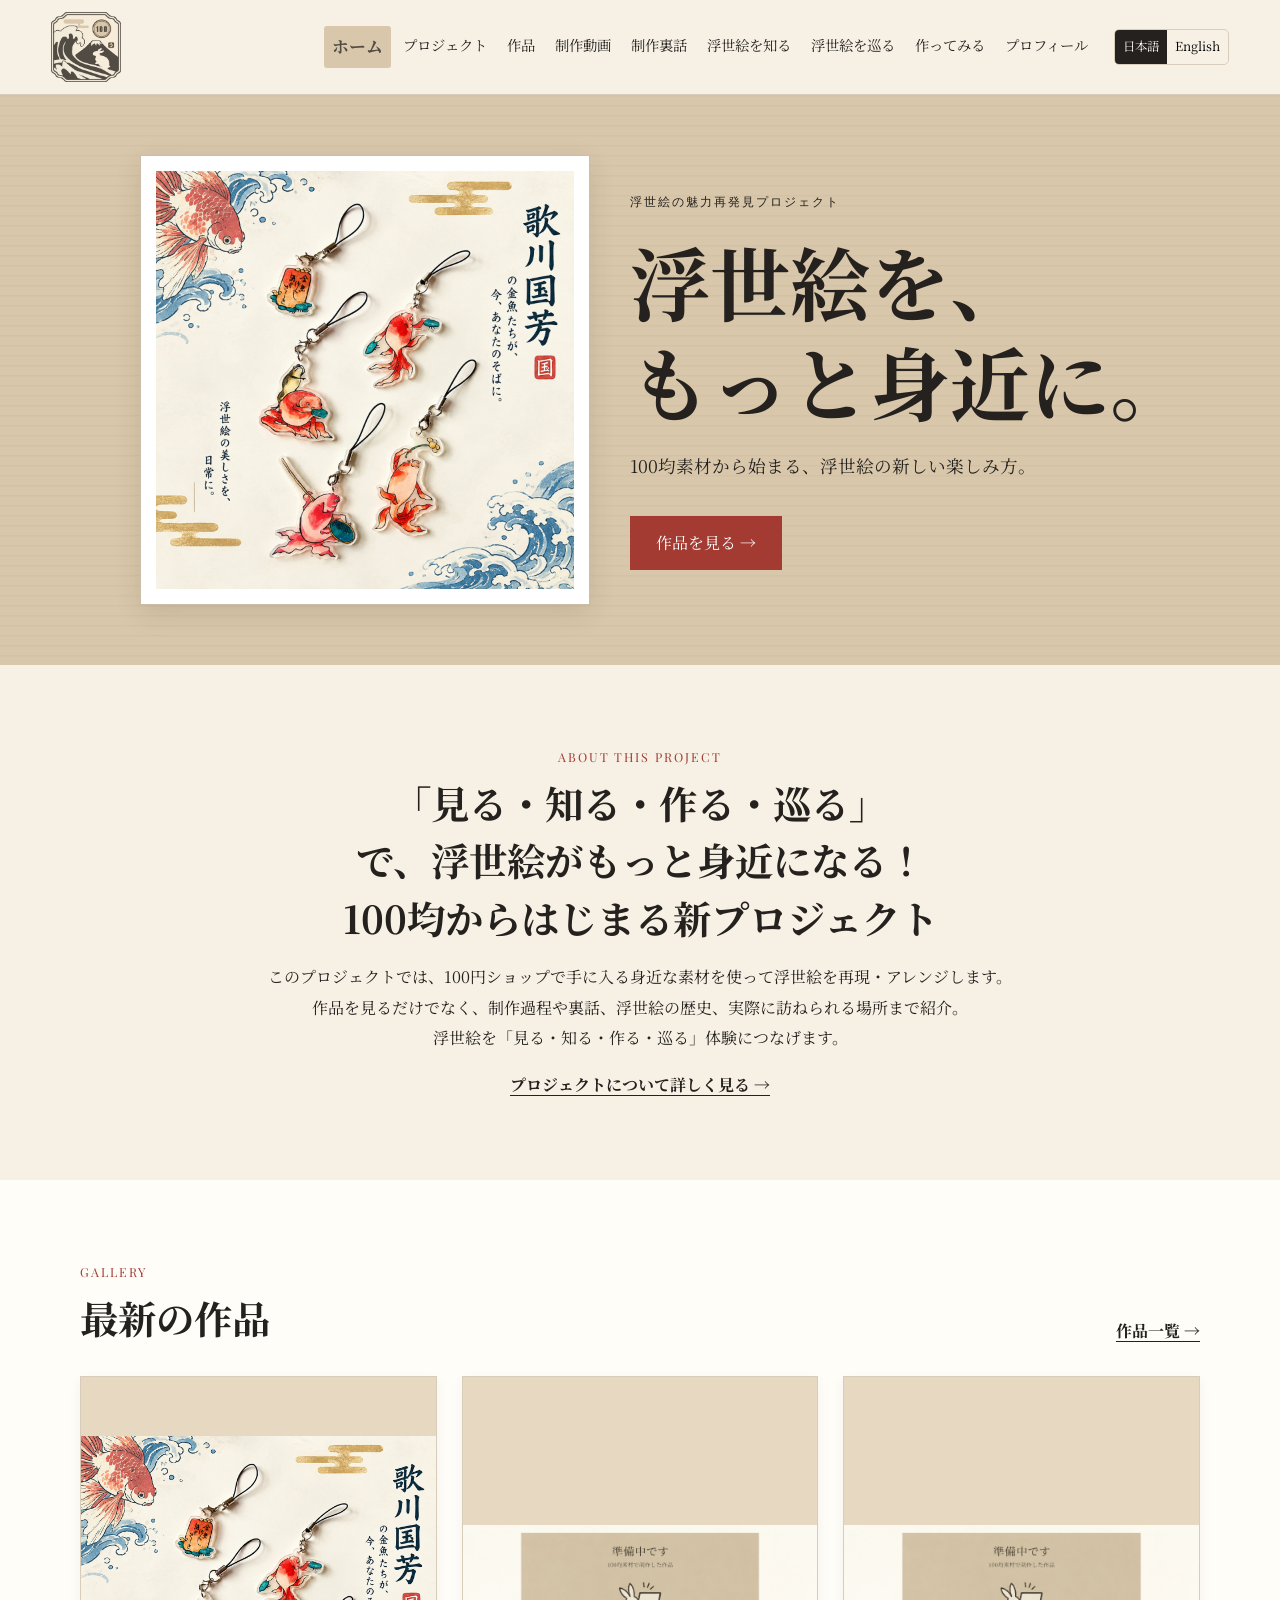
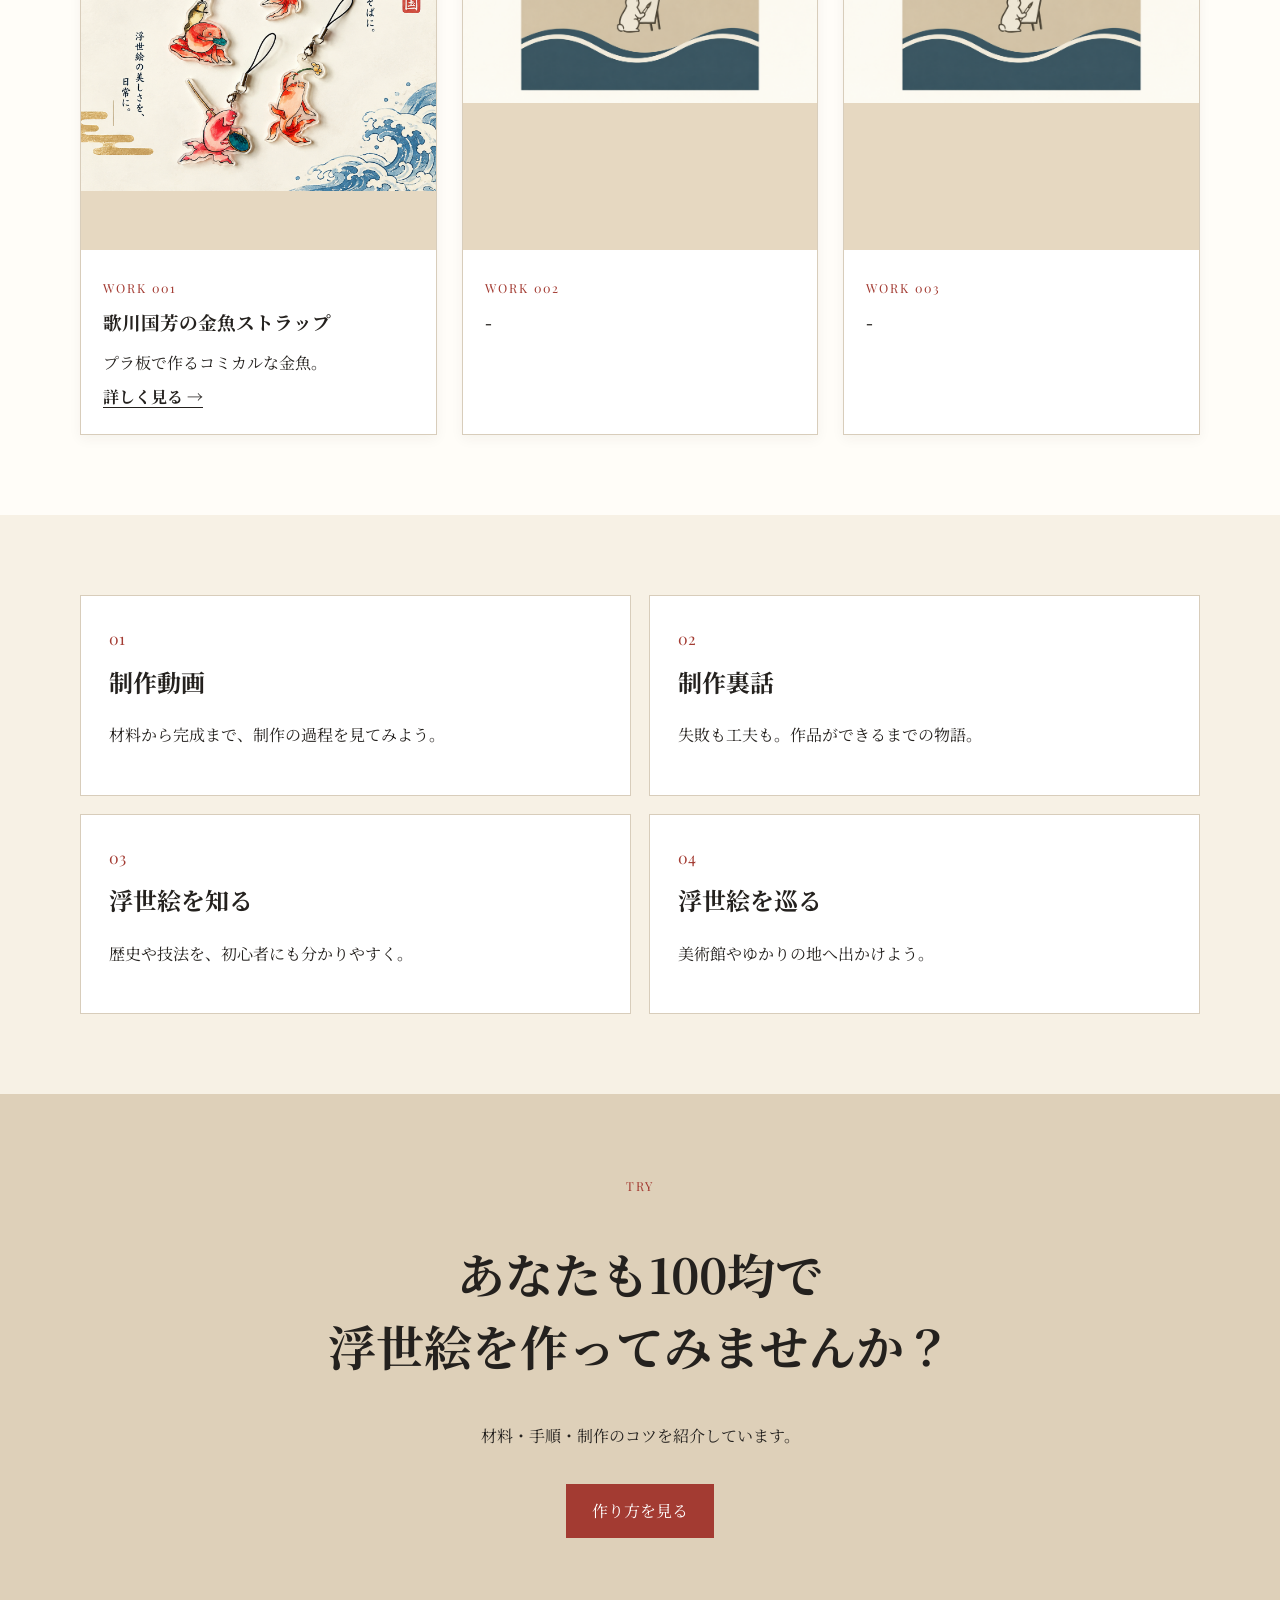
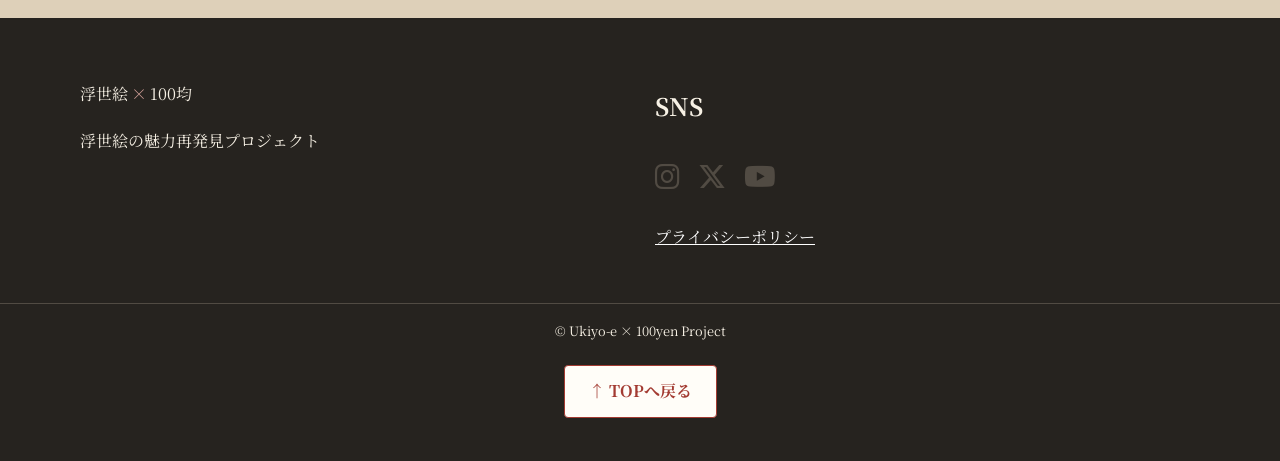
<file: index.html>
<!DOCTYPE html>
<html lang="ja">
<head>
  <meta charset="UTF-8">
  <meta name="viewport" content="width=device-width, initial-scale=1.0">
  <meta name="description" content="浮世絵を100均素材で身近に楽しむ、浮世絵の魅力再発見プロジェクト。">
  <title>浮世絵×100均｜浮世絵の魅力再発見プロジェクト</title>
  <link rel="stylesheet" href="css/style.css">
  <link rel="stylesheet" href="https://cdnjs.cloudflare.com/ajax/libs/font-awesome/6.7.2/css/all.min.css">

  
<!-- Google Analytics 4 -->
<script async src="https://www.googletagmanager.com/gtag/js?id=G-CPS1Z0LVFZ"></script>
<script>
  window.dataLayer = window.dataLayer || [];
  function gtag(){dataLayer.push(arguments);}
  gtag('js', new Date());

  gtag('config', 'G-CPS1Z0LVFZ');
</script>




</head>
<body>
    <div id="top"></div>
<a class="skip-link" href="#main">本文へ移動</a>
<header class="site-header">
  <div class="header-inner">
    <a class="logo" href="index.html" aria-label="浮世絵×100均 ホーム">
    <img src="images/sitelogo.png" alt="浮世絵×100均">
</a>
    <button class="menu-button" aria-controls="global-nav" aria-expanded="false">☰ <span data-ja="メニュー" data-en="Menu">メニュー</span></button>
<nav id="global-nav" class="global-nav" aria-label="メインメニュー">
  <ul>
    <li><a href="index.html" data-ja="ホーム" data-en="Home">ホーム</a></li>
    <li><a href="project.html" data-ja="プロジェクト" data-en="Project">プロジェクト</a></li>
    <li><a href="gallery.html" data-ja="作品" data-en="Gallery">作品</a></li>
    <li><a href="making.html" data-ja="制作動画" data-en="Making Videos">制作動画</a></li>
    <li><a href="story.html" data-ja="制作裏話" data-en="Behind the Scenes">制作裏話</a></li>
    <li><a href="ukiyoe.html" data-ja="浮世絵を知る" data-en="Learn Ukiyo-e">浮世絵を知る</a></li>
    <li><a href="map.html" data-ja="浮世絵を巡る" data-en="Explore Ukiyo-e">浮世絵を巡る</a></li>
    <li><a href="try.html" data-ja="作ってみる" data-en="Try It">作ってみる</a></li>
    <li><a href="about.html" data-ja="プロフィール" data-en="About">プロフィール</a></li>
  </ul>
</nav>
    <div class="lang-switch" aria-label="言語切り替え">
      <button type="button" class="lang-btn active" data-lang="ja">日本語</button>
      <button type="button" class="lang-btn" data-lang="en">English</button>
    </div>
  </div>
</header>


<main id="main">

  
<section class="hero">

  <!-- 障子 -->
  <div class="shoji-container" id="shojiBox">
    <div class="shoji shoji-left"></div>
    <div class="shoji shoji-right"></div>
  </div>

  <!-- 障子の向こう側 -->
  <div class="hero-content">

    <div class="hero-image">
      <img src="images/hero-work.png"
           alt="100均素材で制作した浮世絵ハンドメイド作品">
    </div>

    <div class="hero-text">

      <p class="eyebrow"
         data-ja="浮世絵の魅力再発見プロジェクト"
         data-en="Rediscovering the Charm of Ukiyo-e">
        浮世絵の魅力再発見プロジェクト
      </p>

      <h1
        data-ja="浮世絵を、<br>もっと身近に。"
        data-en="Bringing Ukiyo-e<br>Closer to Everyone.">
        浮世絵を、<br>もっと身近に。
      </h1>

      <p class="hero-lead"
         data-ja="100均素材から始まる、浮世絵の新しい楽しみ方。"
         data-en="A new way to enjoy Ukiyo-e, starting with 100-yen shop materials.">
        100均素材から始まる、浮世絵の新しい楽しみ方。
      </p>

      <a class="button button-primary"
         href="gallery.html"
         data-ja="作品を見る →"
         data-en="View Works →">
        作品を見る →
      </a>

    </div>

  </div>

</section>




  <section class="section intro">
    <div class="container narrow">
      <p class="section-label">ABOUT THIS PROJECT</p>
      <h2 data-ja="「見る・知る・作る・巡る」<br>で、浮世絵がもっと身近になる！<br>100均からはじまる新プロジェクト" data-en="“Ukiyo-e seems difficult.”<br>We want to change that image.">「見る・知る・作る・巡る」で、浮世絵がもっと身近になる！<br>100均からはじまる新プロジェクト</h2>
      <p data-ja="このプロジェクトでは、100円ショップで手に入る身近な素材を使って浮世絵を再現・アレンジします。<br>作品を見るだけでなく、制作過程や裏話、浮世絵の歴史、実際に訪ねられる場所まで紹介。<br>浮世絵を「見る・知る・作る・巡る」体験につなげます。" data-en="This project recreates and reimagines Ukiyo-e using familiar materials from 100-yen shops. We share not only the finished works, but also the making process, stories, Ukiyo-e history, and places you can visit. Our goal is to connect people with Ukiyo-e through seeing, learning, making, and exploring.">このプロジェクトでは、100円ショップで手に入る身近な素材を使って浮世絵を再現・アレンジします。作品を見るだけでなく、制作過程や裏話、浮世絵の歴史、実際に訪ねられる場所まで紹介。浮世絵を「見る・知る・作る・巡る」体験につなげます。</p>
      <a class="text-link" href="project.html" data-ja="プロジェクトについて詳しく見る →" data-en="Learn more about the project →">プロジェクトについて詳しく見る →</a>
    </div>
  </section>

  <section class="section paper-section">
    <div class="container">
      <div class="section-heading">
        <div><p class="section-label">GALLERY</p><h2 data-ja="最新の作品" data-en="Latest Works">最新の作品</h2></div>
        <a class="text-link" href="gallery.html" data-ja="作品一覧 →" data-en="All works →">作品一覧 →</a>
      </div>
      <div class="card-grid">
        <article class="card">
          <img src="images/gallery01.png" alt="波をモチーフにした浮世絵風の作品">
          <div class="card-body"><p class="tag">WORK 001</p><h3>歌川国芳の金魚ストラップ</h3><p data-ja="プラ板で作るコミカルな金魚。" data-en="Expressing the powerful waves of Ukiyo-e with 100-yen materials.">プラ板で作るコミカルな金魚。</p><a class="text-link" href="gallery.html">詳しく見る →</a></div>
        </article>
        <article class="card">
          <img src="images/comingsoon.png" alt="制作中">
          <div class="card-body"><p class="tag">WORK 002</p><h3>-</h3><p data-ja="" data-en="Reconstructing a famous landscape with familiar materials.">-</p>
            <!--<a class="text-link" href="gallery.html">詳しく見る →</a>-->
          </div>
        </article>
        <article class="card">
          <img src="images/comingsoon.png" alt="制作中">
          <div class="card-body"><p class="tag">WORK 003</p><h3>-</h3><p data-ja="" data-en="Enjoying the atmosphere of Edo with modern 100-yen materials.">-</p>
            <!--<a class="text-link" href="gallery.html">詳しく見る →</a>-->
          </div>
        </article>
      </div>
    </div>
  </section>

  <section class="section">
    <div class="container">
      <div class="feature-grid">
        <a class="feature-card" href="making.html"><span class="feature-no">01</span><h2 data-ja="制作動画" data-en="Making Videos">制作動画</h2><p data-ja="材料から完成まで、制作の過程を見てみよう。" data-en="See the process from materials to the finished work.">材料から完成まで、制作の過程を見てみよう。</p></a>
        <a class="feature-card" href="story.html"><span class="feature-no">02</span><h2 data-ja="制作裏話" data-en="Behind the Scenes">制作裏話</h2><p data-ja="失敗も工夫も。作品ができるまでの物語。" data-en="Failures and ideas—the story behind each work.">失敗も工夫も。作品ができるまでの物語。</p></a>
        <a class="feature-card" href="ukiyoe.html"><span class="feature-no">03</span><h2 data-ja="浮世絵を知る" data-en="Learn Ukiyo-e">浮世絵を知る</h2><p data-ja="歴史や技法を、初心者にも分かりやすく。" data-en="Learn the history and techniques in an easy way.">歴史や技法を、初心者にも分かりやすく。</p></a>
        <a class="feature-card" href="map.html"><span class="feature-no">04</span><h2 data-ja="浮世絵を巡る" data-en="Explore Ukiyo-e">浮世絵を巡る</h2><p data-ja="美術館やゆかりの地へ出かけよう。" data-en="Visit museums and places connected to Ukiyo-e.">美術館やゆかりの地へ出かけよう。</p></a>
      </div>
    </div>
  </section>

  <section class="section cta-section">
    <div class="container cta">
      <p class="section-label">TRY</p>
      <h2 data-ja="あなたも100均で<br>浮世絵を作ってみませんか？" data-en="Why not make your own<br>Ukiyo-e with 100-yen materials?">あなたも100均で<br>浮世絵を作ってみませんか？</h2>
      <p data-ja="材料・手順・制作のコツを紹介しています。" data-en="Materials, steps, and useful tips are introduced here.">材料・手順・制作のコツを紹介しています。</p>
      <a class="button button-primary" href="try.html" data-ja="作り方を見る" data-en="See How to Make It">作り方を見る</a>
    </div>
  </section>
</main>


<footer class="site-footer">
    <div class="container footer-grid">

        <div>
            <p class="logo">浮世絵<span>×</span>100均</p>
            <p data-ja="浮世絵の魅力再発見プロジェクト"
               data-en="Rediscovering the Charm of Ukiyo-e">
                浮世絵の魅力再発見プロジェクト
            </p>
        </div>

<div>
    <h2>SNS</h2>

    <div class="sns-links">

        <!-- Instagram -->
        <a href="https://www.instagram.com/usamaro_ukiyoe100pj/"
           target="_blank"
           rel="noopener"
           aria-label="Instagram">
            <i class="fa-brands fa-instagram"></i>
        </a>

        <!-- X -->
        <a href="https://x.com/usamaro_ukiyoe"
           target="_blank"
           rel="noopener"
           aria-label="X">
            <i class="fa-brands fa-x-twitter"></i>
        </a>

        <!-- YouTube -->
        <a href="https://www.youtube.com/@usamaro_ukiyoe100pj"
           target="_blank"
           rel="noopener"
           aria-label="YouTube">
            <i class="fa-brands fa-youtube"></i>
        </a>

    </div>

    <!-- プライバシーポリシー -->
    <p>
        <a href="privacy.html">プライバシーポリシー</a>
    </p>
</div>

    </div>

    <p class="copyright">© Ukiyo-e × 100yen Project</p>
    <div class="back-to-top-wrap"><a class="back-to-top" href="#top" data-track="back_to_top"><span data-ja="↑ TOPへ戻る" data-en="↑ Back to top">↑ TOPへ戻る</span></a></div>
</footer>


<script src="js/script.js"></script>
</body>
</html>
</file>
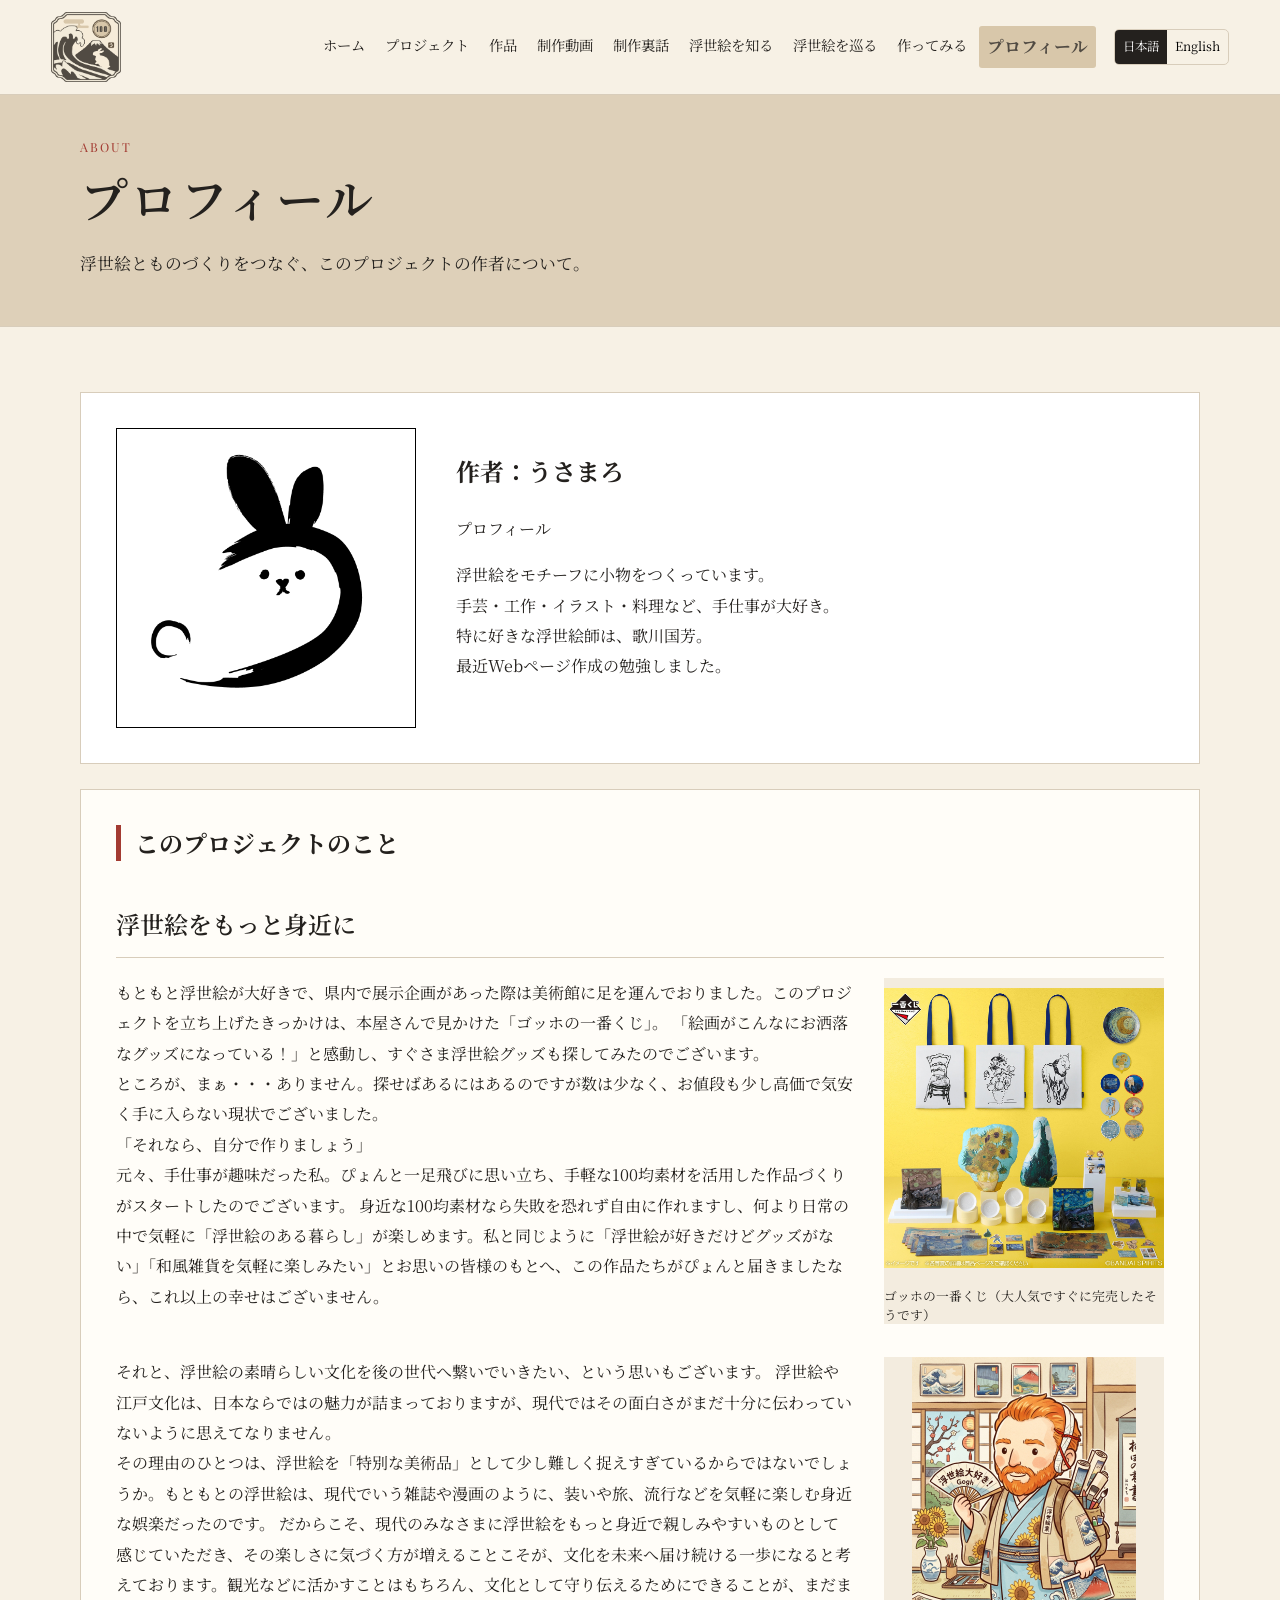
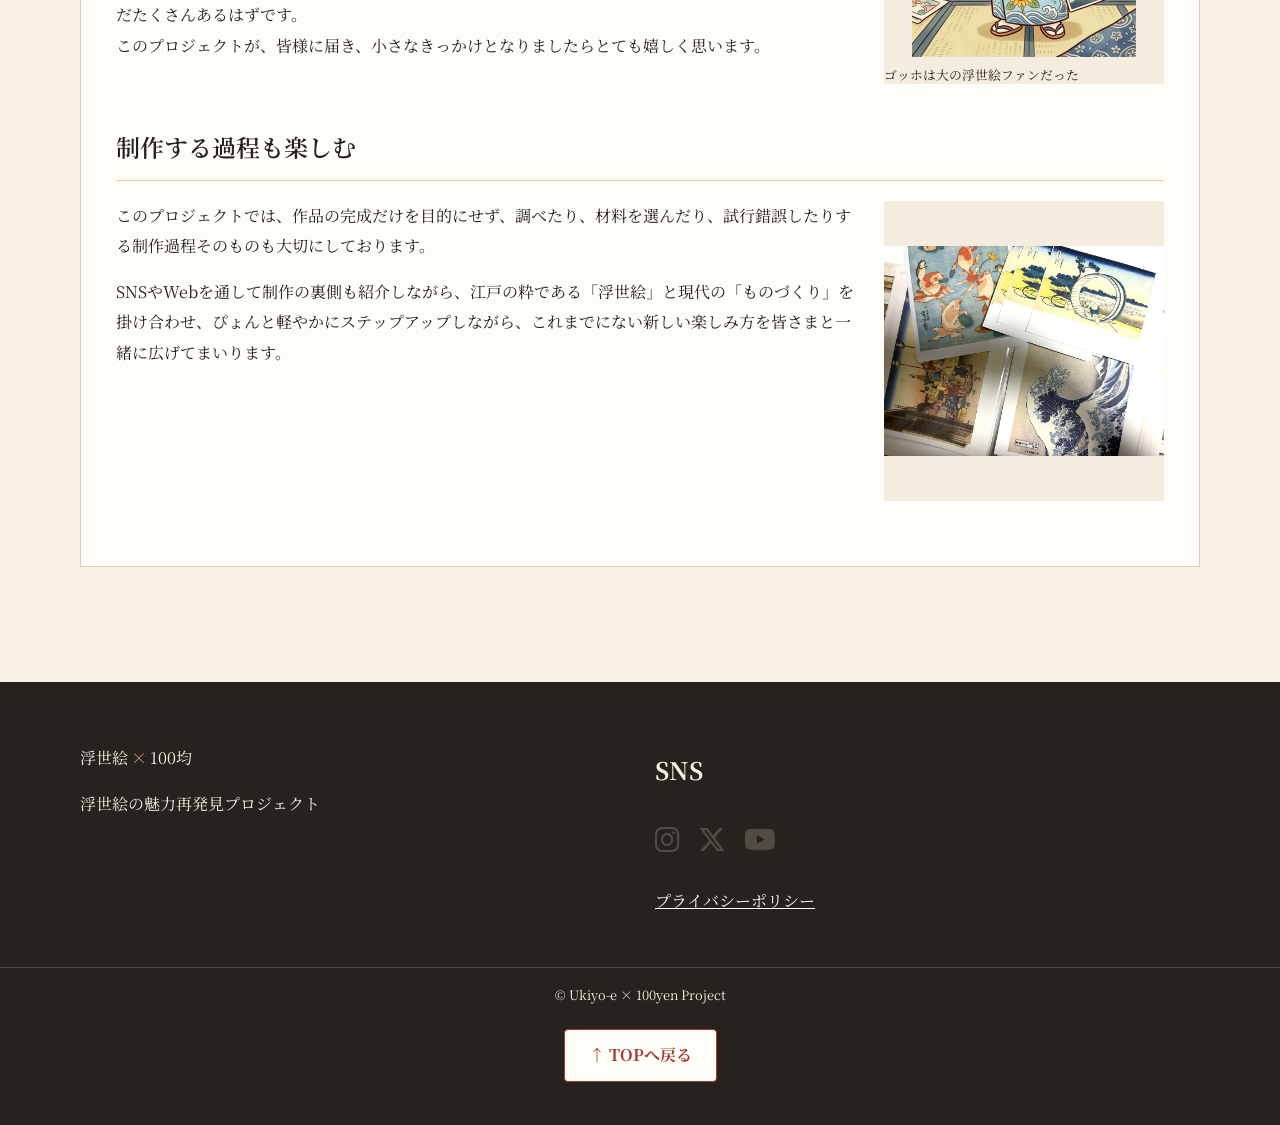
<file: about.html>
<!DOCTYPE html>
<html lang="ja">

<head>
    <meta charset="UTF-8">
    <meta name="viewport" content="width=device-width, initial-scale=1.0">
    <meta name="description" content="プロフィール｜浮世絵×100均プロジェクト">
    <title>プロフィール｜浮世絵×100均</title>
    <link rel="stylesheet" href="css/style.css">
    <link rel="stylesheet" href="https://cdnjs.cloudflare.com/ajax/libs/font-awesome/6.7.2/css/all.min.css">

    <script async src="https://www.googletagmanager.com/gtag/js?id=G-CPS1Z0LVFZ"></script>
    <script>window.dataLayer = window.dataLayer || []; function gtag() {dataLayer.push(arguments);} gtag('js', new Date()); gtag('config', 'G-CPS1Z0LVFZ');</script>
</head>

<body>
    <div id="top"></div>
    <a class="skip-link" href="#main">本文へ移動</a>
    <header class="site-header">
  <div class="header-inner">
    <a class="logo" href="index.html" aria-label="浮世絵×100均 ホーム">
    <img src="images/sitelogo.png" alt="浮世絵×100均">
</a>
    <button class="menu-button" aria-controls="global-nav" aria-expanded="false">☰ <span data-ja="メニュー" data-en="Menu">メニュー</span></button>
<nav id="global-nav" class="global-nav" aria-label="メインメニュー">
  <ul>
    <li><a href="index.html" data-ja="ホーム" data-en="Home">ホーム</a></li>
    <li><a href="project.html" data-ja="プロジェクト" data-en="Project">プロジェクト</a></li>
    <li><a href="gallery.html" data-ja="作品" data-en="Gallery">作品</a></li>
    <li><a href="making.html" data-ja="制作動画" data-en="Making Videos">制作動画</a></li>
    <li><a href="story.html" data-ja="制作裏話" data-en="Behind the Scenes">制作裏話</a></li>
    <li><a href="ukiyoe.html" data-ja="浮世絵を知る" data-en="Learn Ukiyo-e">浮世絵を知る</a></li>
    <li><a href="map.html" data-ja="浮世絵を巡る" data-en="Explore Ukiyo-e">浮世絵を巡る</a></li>
    <li><a href="try.html" data-ja="作ってみる" data-en="Try It">作ってみる</a></li>
    <li><a href="about.html" data-ja="プロフィール" data-en="About">プロフィール</a></li>
  </ul>
</nav>
    <div class="lang-switch" aria-label="言語切り替え">
      <button type="button" class="lang-btn active" data-lang="ja">日本語</button>
      <button type="button" class="lang-btn" data-lang="en">English</button>
    </div>
  </div>
    </header>
    <main id="main">
        <section class="page-hero">
            <div class="container">
                <p class="section-label">ABOUT</p>
                <h1><span data-ja="プロフィール" data-en="About">プロフィール</span></h1>
                <p class="lead"><span data-ja="浮世絵とものづくりをつなぐ、このプロジェクトの作者について。"
                        data-en="Meet the creator connecting Ukiyo-e with hands-on making.">浮世絵とものづくりをつなぐ、このプロジェクトの作者について。</span>
                </p>
            </div>
        </section>
        <div class="container page-content">
            <!-- <section class="visual-block"><img src="images/usamaroicon2.png" alt="作者プロフィール用の仮ビジュアル">
                <p data-ja="作者プロフィール用の仮ビジュアル" data-en="Placeholder visual for the creator profile.">作者プロフィール用の仮ビジュアル</p>
            </section> -->


            <section class="profile-main">
                <div class="profile-photo">
                    <img src="images/usamaroicon2.png" alt="作者プロフィール写真">
                </div>
                <div>



                    <h2><span data-ja="作者：うさまろ" data-en="About the Creator">作者：うさまろ</span></h2>
                    <p data-ja="プロフィール" data-en="Creator profile will be added here.">プロフィール</p>
                    <p><span data-ja="浮世絵をモチーフに小物をつくっています。<br>
手芸・工作・イラスト・料理など、手仕事が大好き。<br>
特に好きな浮世絵師は、歌川国芳。<br>
最近Webページ作成の勉強しました。<br>"
                            data-en="Use your own words to explain why you became interested in Ukiyo-e and what you hope to achieve.">
浮世絵をモチーフに小物をつくっています。<br>
手芸・工作・イラスト・料理など、手仕事が大好き。<br>
特に好きな浮世絵師は、歌川国芳。<br>
最近Webページ作成の勉強しました。<br>
                        </span>
                    </p>
                </div>
            </section>


            <section class="content-block project-values">

                <h2>
                    <span data-ja="このプロジェクトのこと" data-en="What Matters to This Project">
                        このプロジェクトのこと
                    </span>
                </h2>


                <!-- 見出し1 -->
                <div class="value-section">

                    <h3>
                        <span data-ja="浮世絵をもっと身近に" data-en="Making Ukiyo-e More Accessible">
                            浮世絵をもっと身近に
                        </span>
                    </h3>

                    <div class="value-content">

                        <div class="value-text">
                            <p>
                                <span data-ja="もともと浮世絵が大好きで、県内で展示企画があった際は美術館に足を運んでおりました。このプロジェクトを立ち上げたきっかけは、本屋さんで見かけた「ゴッホの一番くじ」。
「絵画がこんなにお洒落なグッズになっている！」と感動し、すぐさま浮世絵グッズも探してみたのでございます。<br>
ところが、まぁ・・・ありません。探せばあるにはあるのですが数は少なく、お値段も少し高価で気安く手に入らない現状でございました。<br>

「それなら、自分で作りましょう」<br>
元々、手仕事が趣味だった私。ぴょんと一足飛びに思い立ち、手軽な100均素材を活用した作品づくりがスタートしたのでございます。

身近な100均素材なら失敗を恐れず自由に作れますし、何より日常の中で気軽に「浮世絵のある暮らし」が楽しめます。私と同じように「浮世絵が好きだけどグッズがない」「和風雑貨を気軽に楽しみたい」とお思いの皆様のもとへ、この作品たちがぴょんと届きましたなら、これ以上の幸せはございません。"
                                    data-en="（英語文）">
                                    浮世絵は、歴史や美術の知識がないと少し難しく感じるかもしれません。そこで、100均で手に入る身近な材料を使いながら、気軽に浮世絵に触れられる方法を紹介します。
                                </span>
                            </p>
                        </div>

                        <div class="value-image">
                            <img src="images/gogh_kuji.jpg" alt="ゴッホ一番くじ">
                            <p>ゴッホの一番くじ（大人気ですぐに完売したそうです）</p>
                        </div>

                    </div>



                    <div class="value-content">

                        <div class="value-text">
                            <p>
                                <span data-ja="それと、浮世絵の素晴らしい文化を後の世代へ繋いでいきたい、という思いもございます。

浮世絵や江戸文化は、日本ならではの魅力が詰まっておりますが、現代ではその面白さがまだ十分に伝わっていないように思えてなりません。<br>

その理由のひとつは、浮世絵を「特別な美術品」として少し難しく捉えすぎているからではないでしょうか。もともとの浮世絵は、現代でいう雑誌や漫画のように、装いや旅、流行などを気軽に楽しむ身近な娯楽だったのです。

だからこそ、現代のみなさまに浮世絵をもっと身近で親しみやすいものとして感じていただき、その楽しさに気づく方が増えることこそが、文化を未来へ届け続ける一歩になると考えております。観光などに活かすことはもちろん、文化として守り伝えるためにできることが、まだまだたくさんあるはずです。<br>

このプロジェクトが、皆様に届き、小さなきっかけとなりましたらとても嬉しく思います。
"
                                    data-en="（英語文）">
それと、浮世絵の素晴らしい文化を後の世代へ繋いでいきたい、という思いもございます。

浮世絵や江戸文化は、日本ならではの魅力が詰まっておりますが、現代ではその面白さがまだ十分に伝わっていないように思えてなりません。<br>

その理由のひとつは、浮世絵を「特別な美術品」として少し難しく捉えすぎているからではないでしょうか。もともとの浮世絵は、現代でいう雑誌や漫画のように、装いや旅、流行などを気軽に楽しむ身近な娯楽だったのです。

だからこそ、現代のみなさまに浮世絵をもっと身近で親しみやすいものとして感じていただき、その楽しさに気づく方が増えることこそが、文化を未来へ届け続ける一歩になると考えております。観光などに活かすことはもちろん、文化として守り伝えるためにできることが、まだまだたくさんあるはずです。<br>

このプロジェクトが、皆様に届き、小さなきっかけとなりましたらとても嬉しく思います。
                                </span>
                            </p>
                        </div>

                        <div class="value-image">
                            <img src="images/gogh.jpg" alt="浮世絵大好きなゴッホのイラスト">
                            <p>ゴッホは大の浮世絵ファンだった</p>
                        </div>

                    </div>

                </div>






                <!-- 見出し2 -->
                <div class="value-section">

                    <h3>
                        <span data-ja="制作する過程も楽しむ" data-en="Enjoying the Making Process">
                            制作する過程も楽しむ
                        </span>
                    </h3>

                    <div class="value-content">

                        <div class="value-text">
                            <p>
                                <span data-ja="このプロジェクトでは、作品の完成だけを目的にせず、調べたり、材料を選んだり、試行錯誤したりする制作過程そのものも大切にしております。"
                                    data-en="This project values the creative process itself, including choosing materials and experimenting, rather than focusing only on the finished work.">
                                    このプロジェクトでは、作品の完成だけを目的にせず、調べたり、材料を選んだり、試行錯誤したりする制作過程そのものも大切にしております。
                                </span>
                            </p>

                            <p>
                                <span data-ja="SNSやWebを通して制作の裏側も紹介しながら、江戸の粋である「浮世絵」と現代の「ものづくり」を掛け合わせ、ぴょんと軽やかにステップアップしながら、これまでにない新しい楽しみ方を皆さまと一緒に広げてまいります。"
                                    data-en="Through social media and the web, we also share the behind-the-scenes process and introduce new ways to enjoy Ukiyo-e and making things.">
                                    SNSやWebを通して制作の裏側も紹介しながら、江戸の粋である「浮世絵」と現代の「ものづくり」を掛け合わせ、ぴょんと軽やかにステップアップしながら、これまでにない新しい楽しみ方を皆さまと一緒に広げてまいります。
                                </span>
                            </p>
                        </div>

                        <div class="value-image">
                            <img src="images/project-value03.jpeg" alt="浮世絵作品を制作している様子">
                        </div>

                    </div>

                </div>

            </section>








        </div>
    </main>

<footer class="site-footer">
    <div class="container footer-grid">

        <div>
            <p class="logo">浮世絵<span>×</span>100均</p>
            <p data-ja="浮世絵の魅力再発見プロジェクト"
               data-en="Rediscovering the Charm of Ukiyo-e">
                浮世絵の魅力再発見プロジェクト
            </p>
        </div>


<div>
    <h2>SNS</h2>

    <div class="sns-links">

        <!-- Instagram -->
        <a href="https://www.instagram.com/usamaro_ukiyoe100pj/"
           target="_blank"
           rel="noopener"
           aria-label="Instagram">
            <i class="fa-brands fa-instagram"></i>
        </a>

        <!-- X -->
        <a href="https://x.com/usamaro_ukiyoe"
           target="_blank"
           rel="noopener"
           aria-label="X">
            <i class="fa-brands fa-x-twitter"></i>
        </a>

        <!-- YouTube -->
        <a href="https://www.youtube.com/@usamaro_ukiyoe100pj"
           target="_blank"
           rel="noopener"
           aria-label="YouTube">
            <i class="fa-brands fa-youtube"></i>
        </a>

    </div>

    <!-- プライバシーポリシー -->
    <p>
        <a href="privacy.html">プライバシーポリシー</a>
    </p>
</div>


    </div>

    <p class="copyright">© Ukiyo-e × 100yen Project</p>
    <div class="back-to-top-wrap"><a class="back-to-top" href="#top" data-track="back_to_top"><span data-ja="↑ TOPへ戻る" data-en="↑ Back to top">↑ TOPへ戻る</span></a></div>
</footer>

    <script src="js/script.js"></script>
</body>

</html>
</file>
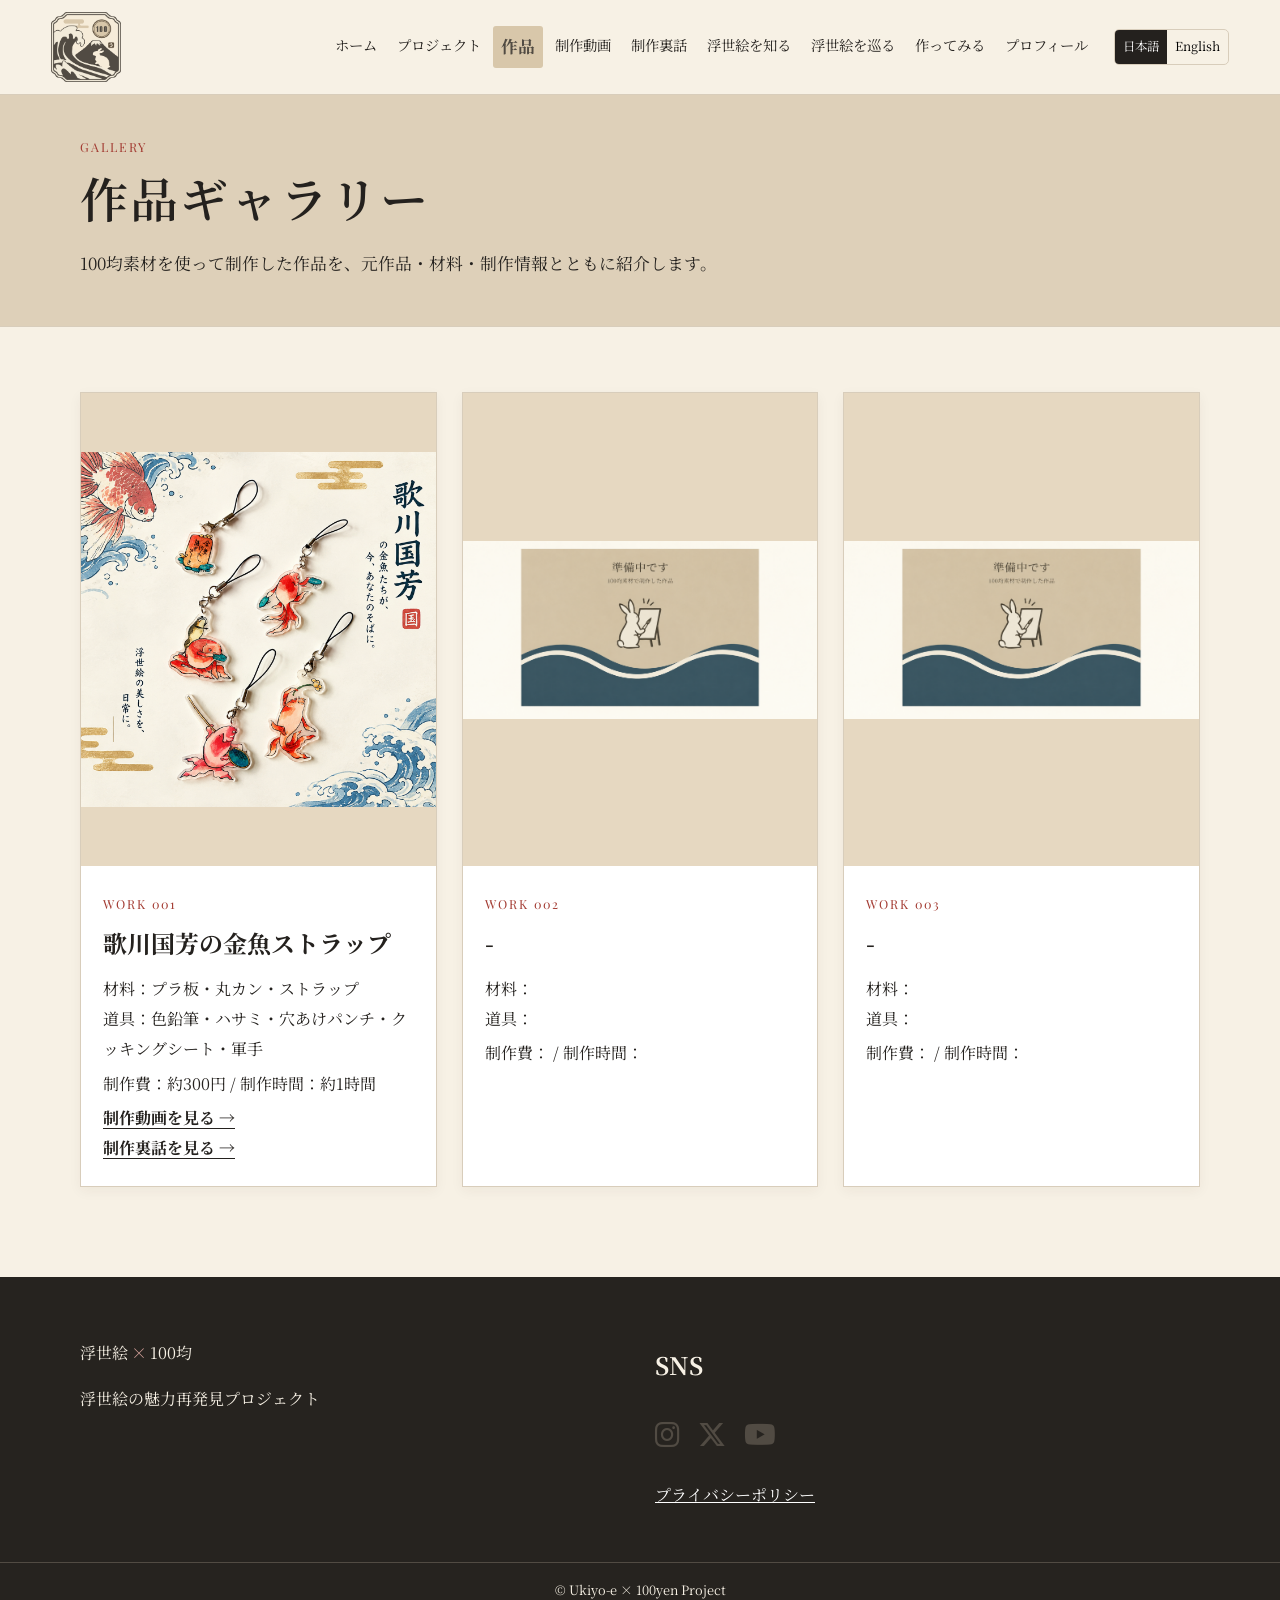
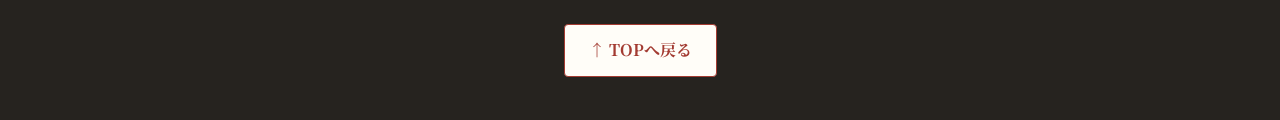
<file: gallery.html>
<!DOCTYPE html>
<html lang="ja">

<head>
    <meta charset="UTF-8">
    <meta name="viewport" content="width=device-width, initial-scale=1.0">
    <meta name="description" content="作品ギャラリー｜浮世絵×100均プロジェクト">
    <title>作品ギャラリー｜浮世絵×100均</title>
    <link rel="stylesheet" href="css/style.css">
    <link rel="stylesheet" href="https://cdnjs.cloudflare.com/ajax/libs/font-awesome/6.7.2/css/all.min.css">

    <script async src="https://www.googletagmanager.com/gtag/js?id=G-CPS1Z0LVFZ"></script>
    <script>window.dataLayer = window.dataLayer || []; function gtag() {dataLayer.push(arguments);} gtag('js', new Date()); gtag('config', 'G-CPS1Z0LVFZ');</script>
</head>

<body>
    <div id="top"></div>
    <a class="skip-link" href="#main">本文へ移動</a>
    <header class="site-header">
  <div class="header-inner">
    <a class="logo" href="index.html" aria-label="浮世絵×100均 ホーム">
    <img src="images/sitelogo.png" alt="浮世絵×100均">
</a>
    <button class="menu-button" aria-controls="global-nav" aria-expanded="false">☰ <span data-ja="メニュー" data-en="Menu">メニュー</span></button>
<nav id="global-nav" class="global-nav" aria-label="メインメニュー">
  <ul>
    <li><a href="index.html" data-ja="ホーム" data-en="Home">ホーム</a></li>
    <li><a href="project.html" data-ja="プロジェクト" data-en="Project">プロジェクト</a></li>
    <li><a href="gallery.html" data-ja="作品" data-en="Gallery">作品</a></li>
    <li><a href="making.html" data-ja="制作動画" data-en="Making Videos">制作動画</a></li>
    <li><a href="story.html" data-ja="制作裏話" data-en="Behind the Scenes">制作裏話</a></li>
    <li><a href="ukiyoe.html" data-ja="浮世絵を知る" data-en="Learn Ukiyo-e">浮世絵を知る</a></li>
    <li><a href="map.html" data-ja="浮世絵を巡る" data-en="Explore Ukiyo-e">浮世絵を巡る</a></li>
    <li><a href="try.html" data-ja="作ってみる" data-en="Try It">作ってみる</a></li>
    <li><a href="about.html" data-ja="プロフィール" data-en="About">プロフィール</a></li>
  </ul>
</nav>
    <div class="lang-switch" aria-label="言語切り替え">
      <button type="button" class="lang-btn active" data-lang="ja">日本語</button>
      <button type="button" class="lang-btn" data-lang="en">English</button>
    </div>
  </div>
    </header>
    <main id="main">
        <section class="page-hero">
            <div class="container">
                <p class="section-label">GALLERY</p>
                <h1><span data-ja="作品ギャラリー" data-en="Gallery">作品ギャラリー</span></h1>
                <p class="lead"><span data-ja="100均素材を使って制作した作品を、元作品・材料・制作情報とともに紹介します。"
                        data-en="Works made with 100-yen shop materials, presented with source artwork, materials, and making information.">100均素材を使って制作した作品を、元作品・材料・制作情報とともに紹介します。</span>
                </p>
            </div>
        </section>
        <div class="container page-content">
            <section class="card-grid gallery-grid">
                <article class="card"><img src="images/gallery01.png" alt="波をモチーフにした作品">
                    <div class="card-body">
                        <p class="tag">WORK 001</p>
                        <h2><span data-ja="歌川国芳の金魚ストラップ" data-en="A Landscape with Waves">歌川国芳の金魚ストラップ</span></h2>
                        <p>材料：プラ板・丸カン・ストラップ<br>道具：色鉛筆・ハサミ・穴あけパンチ・クッキングシート・軍手</p>
                        <p>制作費：約300円 / 制作時間：約1時間</p><a class="text-link" href="making.html"><span data-ja="制作動画を見る →"
                                data-en="Watch the making video →">制作動画を見る →</span></a><br>
                                 <a class="text-link" href="story.html"><span data-ja="制作裏話を見る →"
                                data-en="Read the story →">制作裏話を見る →</span></a>
                    </div>
                </article>
                <article class="card"><img src="images/comingsoon.png" alt="制作中">
                    <div class="card-body">
                        <p class="tag">WORK 002</p>
                        <h2><span data-ja="-" data-en="Looking Up at Fuji">-</span></h2>
                        <p>材料：<br>道具：</p>
                        <p>制作費： / 制作時間：</p>
                        <!--<a class="text-link" href="story.html"><span data-ja="制作裏話を見る →"
                                data-en="Read the story →">制作裏話を見る →</span></a>-->
                    </div>
                </article>
                <article class="card"><img src="images/comingsoon.png" alt="制作中">
                    <div class="card-body">
                        <p class="tag">WORK 003</p>
                        <h2><span data-ja="-" data-en="The Town of Edo">-</span></h2>
                        <p>材料：<br>道具：</p>
                        <p>制作費： / 制作時間：</p>
                        <!--<a class="text-link" href="making.html"><span data-ja="制作動画を見る →"
                                data-en="Watch the making video →">制作動画を見る →</span></a>-->
                    </div>
                </article>
            </section>
        </div>
    </main>

<footer class="site-footer">
    <div class="container footer-grid">

        <div>
            <p class="logo">浮世絵<span>×</span>100均</p>
            <p data-ja="浮世絵の魅力再発見プロジェクト"
               data-en="Rediscovering the Charm of Ukiyo-e">
                浮世絵の魅力再発見プロジェクト
            </p>
        </div>

<div>
    <h2>SNS</h2>

    <div class="sns-links">

        <!-- Instagram -->
        <a href="https://www.instagram.com/usamaro_ukiyoe100pj/"
           target="_blank"
           rel="noopener"
           aria-label="Instagram">
            <i class="fa-brands fa-instagram"></i>
        </a>

        <!-- X -->
        <a href="https://x.com/usamaro_ukiyoe"
           target="_blank"
           rel="noopener"
           aria-label="X">
            <i class="fa-brands fa-x-twitter"></i>
        </a>

        <!-- YouTube -->
        <a href="https://www.youtube.com/@usamaro_ukiyoe100pj"
           target="_blank"
           rel="noopener"
           aria-label="YouTube">
            <i class="fa-brands fa-youtube"></i>
        </a>

    </div>

    <!-- プライバシーポリシー -->
    <p>
        <a href="privacy.html">プライバシーポリシー</a>
    </p>
</div>

    </div>

    <p class="copyright">© Ukiyo-e × 100yen Project</p>
    <div class="back-to-top-wrap"><a class="back-to-top" href="#top" data-track="back_to_top"><span data-ja="↑ TOPへ戻る" data-en="↑ Back to top">↑ TOPへ戻る</span></a></div>
</footer>

    <script src="js/script.js"></script>
</body>

</html>
</file>
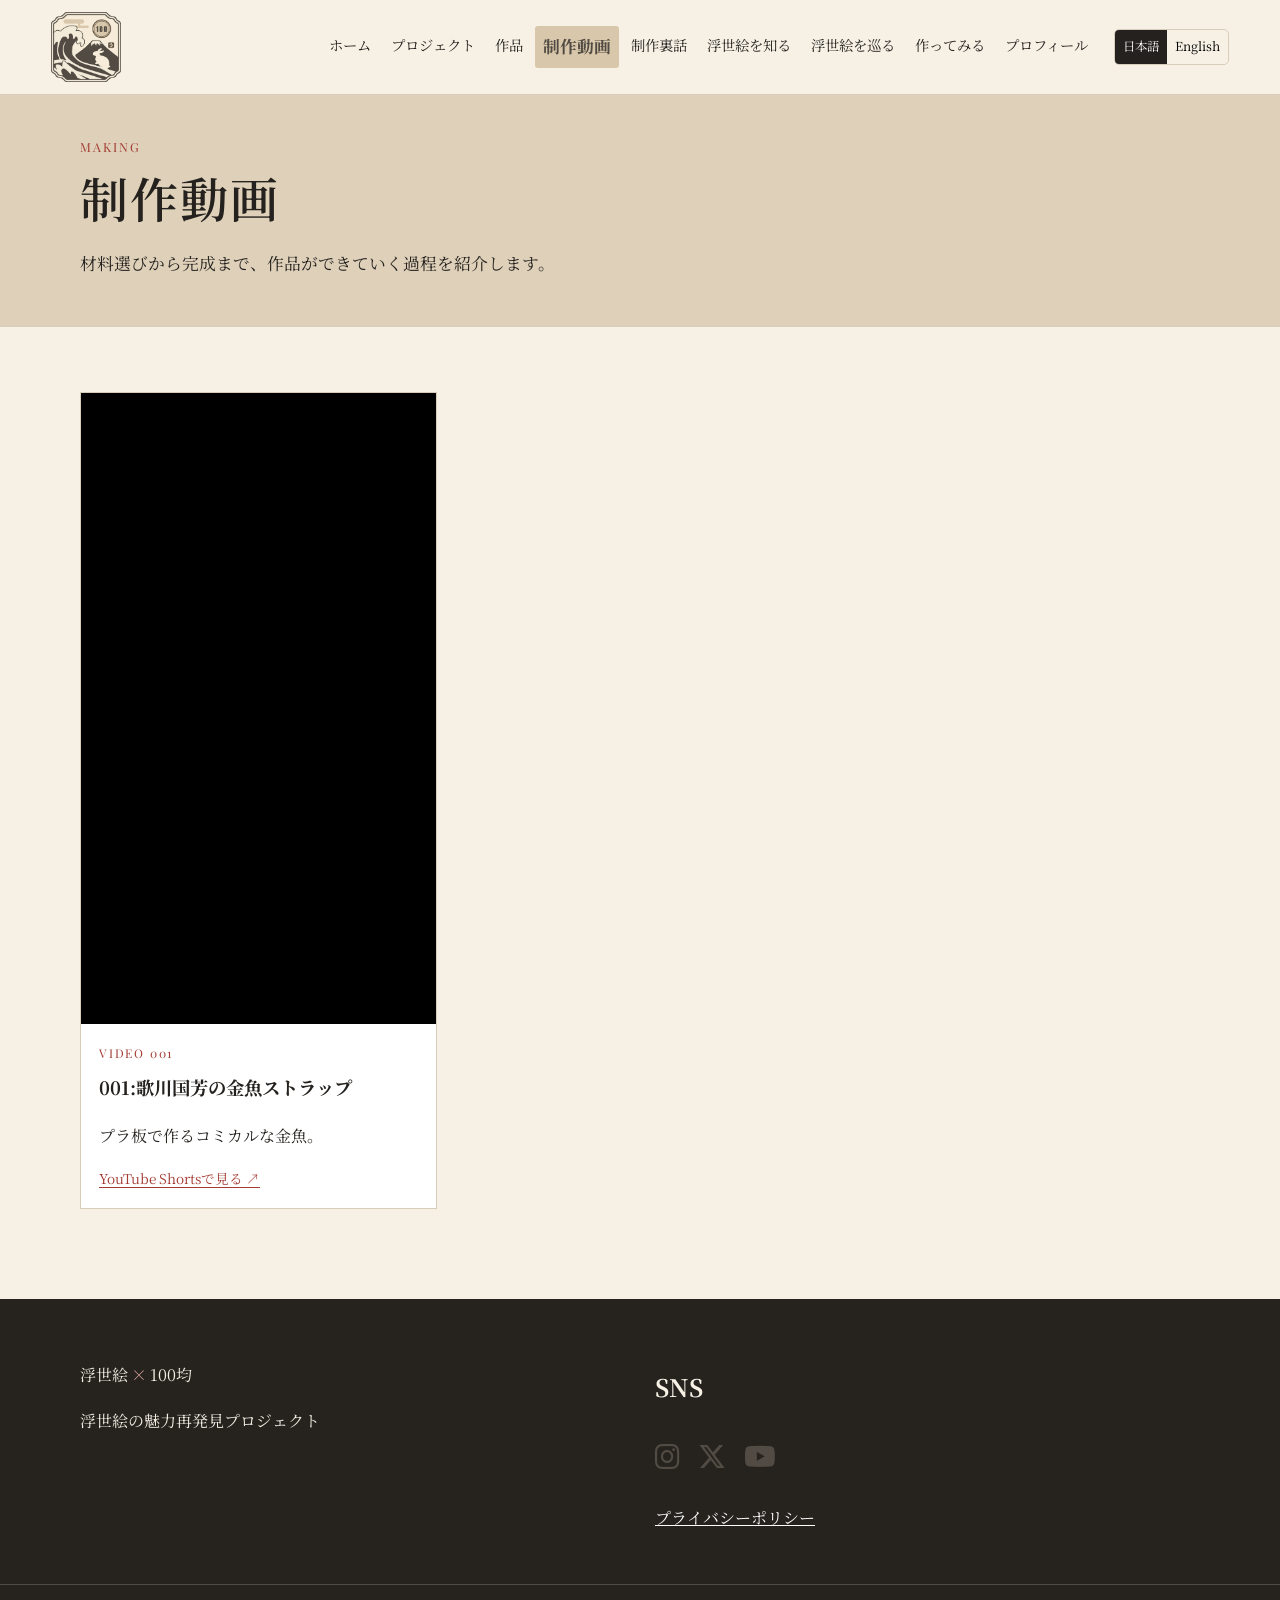
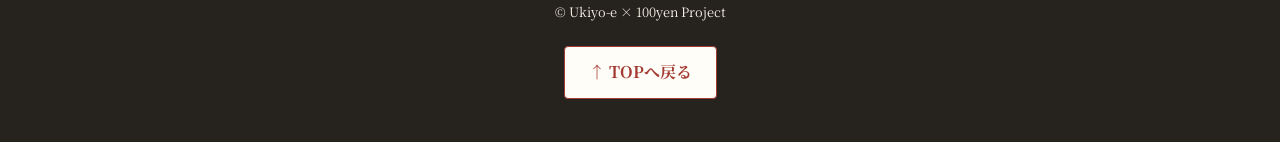
<file: making.html>
<!DOCTYPE html>
<html lang="ja">

<head>
    <meta charset="UTF-8">
    <meta name="viewport" content="width=device-width, initial-scale=1.0">

    <meta name="description" content="制作動画｜浮世絵×100均プロジェクト">

    <title>制作動画｜浮世絵×100均</title>

    <link rel="stylesheet" href="css/style.css">
    <link rel="stylesheet" href="https://cdnjs.cloudflare.com/ajax/libs/font-awesome/6.7.2/css/all.min.css">

    <!-- Google Analytics -->
    <script async src="https://www.googletagmanager.com/gtag/js?id=G-CPS1Z0LVFZ"></script>
    <script>
        window.dataLayer = window.dataLayer || [];

        function gtag() {
            dataLayer.push(arguments);
        }

        gtag('js', new Date());
        gtag('config', 'G-CPS1Z0LVFZ');
    </script>
</head>


<body>
    <div id="top"></div>

    <!-- 本文へ移動 -->
    <a class="skip-link" href="#main">本文へ移動</a>


    <!-- =========================
         ヘッダー
    ========================== -->

    <header class="site-header">

        <div class="header-inner">

            <!-- サイトロゴ -->
            <a class="logo" href="index.html" aria-label="浮世絵×100均 ホーム">
                <img src="images/sitelogo.png" alt="浮世絵×100均">
            </a>


            <!-- メニューボタン -->
            <button class="menu-button"
                    aria-controls="global-nav"
                    aria-expanded="false">
                ☰
                <span data-ja="メニュー" data-en="Menu">メニュー</span>
            </button>


            <!-- グローバルナビ -->
<nav id="global-nav" class="global-nav" aria-label="メインメニュー">
  <ul>
    <li><a href="index.html" data-ja="ホーム" data-en="Home">ホーム</a></li>
    <li><a href="project.html" data-ja="プロジェクト" data-en="Project">プロジェクト</a></li>
    <li><a href="gallery.html" data-ja="作品" data-en="Gallery">作品</a></li>
    <li><a href="making.html" data-ja="制作動画" data-en="Making Videos">制作動画</a></li>
    <li><a href="story.html" data-ja="制作裏話" data-en="Behind the Scenes">制作裏話</a></li>
    <li><a href="ukiyoe.html" data-ja="浮世絵を知る" data-en="Learn Ukiyo-e">浮世絵を知る</a></li>
    <li><a href="map.html" data-ja="浮世絵を巡る" data-en="Explore Ukiyo-e">浮世絵を巡る</a></li>
    <li><a href="try.html" data-ja="作ってみる" data-en="Try It">作ってみる</a></li>
    <li><a href="about.html" data-ja="プロフィール" data-en="About">プロフィール</a></li>
  </ul>
</nav>


            <!-- 言語切り替え -->
            <div class="lang-switch" aria-label="言語切り替え">

                <button type="button"
                        class="lang-btn active"
                        data-lang="ja">
                    日本語
                </button>

                <button type="button"
                        class="lang-btn"
                        data-lang="en">
                    English
                </button>

            </div>

        </div>

    </header>



    <!-- =========================
         メイン
    ========================== -->

    <main id="main">


        <!-- ページタイトル -->

        <section class="page-hero">

            <div class="container">

                <p class="section-label">
                    MAKING
                </p>

                <h1>
                    <span data-ja="制作動画"
                          data-en="Making Videos">
                        制作動画
                    </span>
                </h1>

                <p class="lead">

                    <span data-ja="材料選びから完成まで、作品ができていく過程を紹介します。"
                          data-en="See the process from choosing materials to completing the work.">
                        材料選びから完成まで、作品ができていく過程を紹介します。
                    </span>

                </p>

            </div>

        </section>



        <!-- =========================
             制作動画一覧
        ========================== -->

        <div class="container page-content">

            <section class="making-videos">


                <!-- =====================
                     制作動画 001
                ====================== -->

                <article class="making-video">

                    <!-- 動画 -->
                    <div class="making-video-frame">

                        <iframe
                            src="https://www.youtube-nocookie.com/embed/AUzMLTWgR_0?enablejsapi=1"
                            title="歌川国芳の金魚ストラップ｜制作動画"
                            loading="lazy"
                            referrerpolicy="strict-origin-when-cross-origin"
                            allow="accelerometer; autoplay; encrypted-media; gyroscope; picture-in-picture; web-share"
                            allowfullscreen></iframe>

                    </div>


                    <!-- 動画情報 -->
                    <div class="making-video-info">

                        <p class="video-number">
                            VIDEO 001
                        </p>

                        <h2>
                            <span data-ja="001:歌川国芳の金魚ストラップ"
                                  data-en="Making Video 001">
                                001:歌川国芳の金魚ストラップ
                            </span>
                        </h2>

                        <p>
                            <span data-ja="プラ板で作るコミカルな金魚。"
                                  data-en="The making process using 100-yen shop materials.">
                                プラ板で作るコミカルな金魚。
                            </span>
                        </p>

                    
                        <p class="making-video-youtube-link"><a href="https://www.youtube.com/shorts/AUzMLTWgR_0" target="_blank" rel="noopener noreferrer" data-track="video_click" data-video-name="making_001"><span data-ja="YouTube Shortsで見る ↗" data-en="Watch on YouTube Shorts ↗">YouTube Shortsで見る ↗</span></a></p>
</div>

                </article>



                <!-- =====================
                     制作動画 002
                     ※動画を追加するときに使用
                ====================== -->

                <!--
                <article class="making-video">

                    <div class="making-video-frame">

                        <video controls
                               preload="metadata"
                               playsinline>

                            <source src="video/making02.mp4"
                                    type="video/mp4">

                            お使いのブラウザでは動画を再生できません。

                        </video>

                    </div>

                    <div class="making-video-info">

                        <p class="video-number">
                            VIDEO 002
                        </p>

                        <h2>
                            <span data-ja="制作動画 002"
                                  data-en="Making Video 002">
                                制作動画 002
                            </span>
                        </h2>

                        <p>
                            <span data-ja="作品制作の様子を紹介します。"
                                  data-en="See how the work is created.">
                                作品制作の様子を紹介します。
                            </span>
                        </p>

                    </div>

                </article>
                -->



                <!-- =====================
                     制作動画 003
                     ※動画を追加するときに使用
                ====================== -->

                <!--
                <article class="making-video">

                    <div class="making-video-frame">

                        <video controls
                               preload="metadata"
                               playsinline>

                            <source src="video/making03.mp4"
                                    type="video/mp4">

                            お使いのブラウザでは動画を再生できません。

                        </video>

                    </div>

                    <div class="making-video-info">

                        <p class="video-number">
                            VIDEO 003
                        </p>

                        <h2>
                            <span data-ja="制作動画 003"
                                  data-en="Making Video 003">
                                制作動画 003
                            </span>
                        </h2>

                        <p>
                            <span data-ja="作品制作の様子を紹介します。"
                                  data-en="See how the work is created.">
                                作品制作の様子を紹介します。
                            </span>
                        </p>

                    </div>

                </article>
                -->



                <!--
                004、005も同じ形で追加できます。
                -->

            </section>

        </div>

    </main>



    <!-- =========================
         フッター
    ========================== -->

    <footer class="site-footer">

        <div class="container footer-grid">


            <!-- サイト情報 -->

            <div>

                <p class="logo">
                    浮世絵<span>×</span>100均
                </p>

                <p data-ja="浮世絵の魅力再発見プロジェクト"
                   data-en="Rediscovering the Charm of Ukiyo-e">

                    浮世絵の魅力再発見プロジェクト

                </p>

            </div>


            <!-- SNS -->

<div>
    <h2>SNS</h2>

    <div class="sns-links">

        <!-- Instagram -->
        <a href="https://www.instagram.com/usamaro_ukiyoe100pj/"
           target="_blank"
           rel="noopener"
           aria-label="Instagram">
            <i class="fa-brands fa-instagram"></i>
        </a>

        <!-- X -->
        <a href="https://x.com/usamaro_ukiyoe"
           target="_blank"
           rel="noopener"
           aria-label="X">
            <i class="fa-brands fa-x-twitter"></i>
        </a>

        <!-- YouTube -->
        <a href="https://www.youtube.com/@usamaro_ukiyoe100pj"
           target="_blank"
           rel="noopener"
           aria-label="YouTube">
            <i class="fa-brands fa-youtube"></i>
        </a>

    </div>

    <!-- プライバシーポリシー -->
    <p>
        <a href="privacy.html">プライバシーポリシー</a>
    </p>
</div>

        </div>


        <p class="copyright">
            © Ukiyo-e × 100yen Project
        </p>

        <div class="back-to-top-wrap"><a class="back-to-top" href="#top" data-track="back_to_top"><span data-ja="↑ TOPへ戻る" data-en="↑ Back to top">↑ TOPへ戻る</span></a></div>
</footer>



    <!-- JavaScript -->

    <script src="js/script.js"></script>

</body>

</html>
</file>
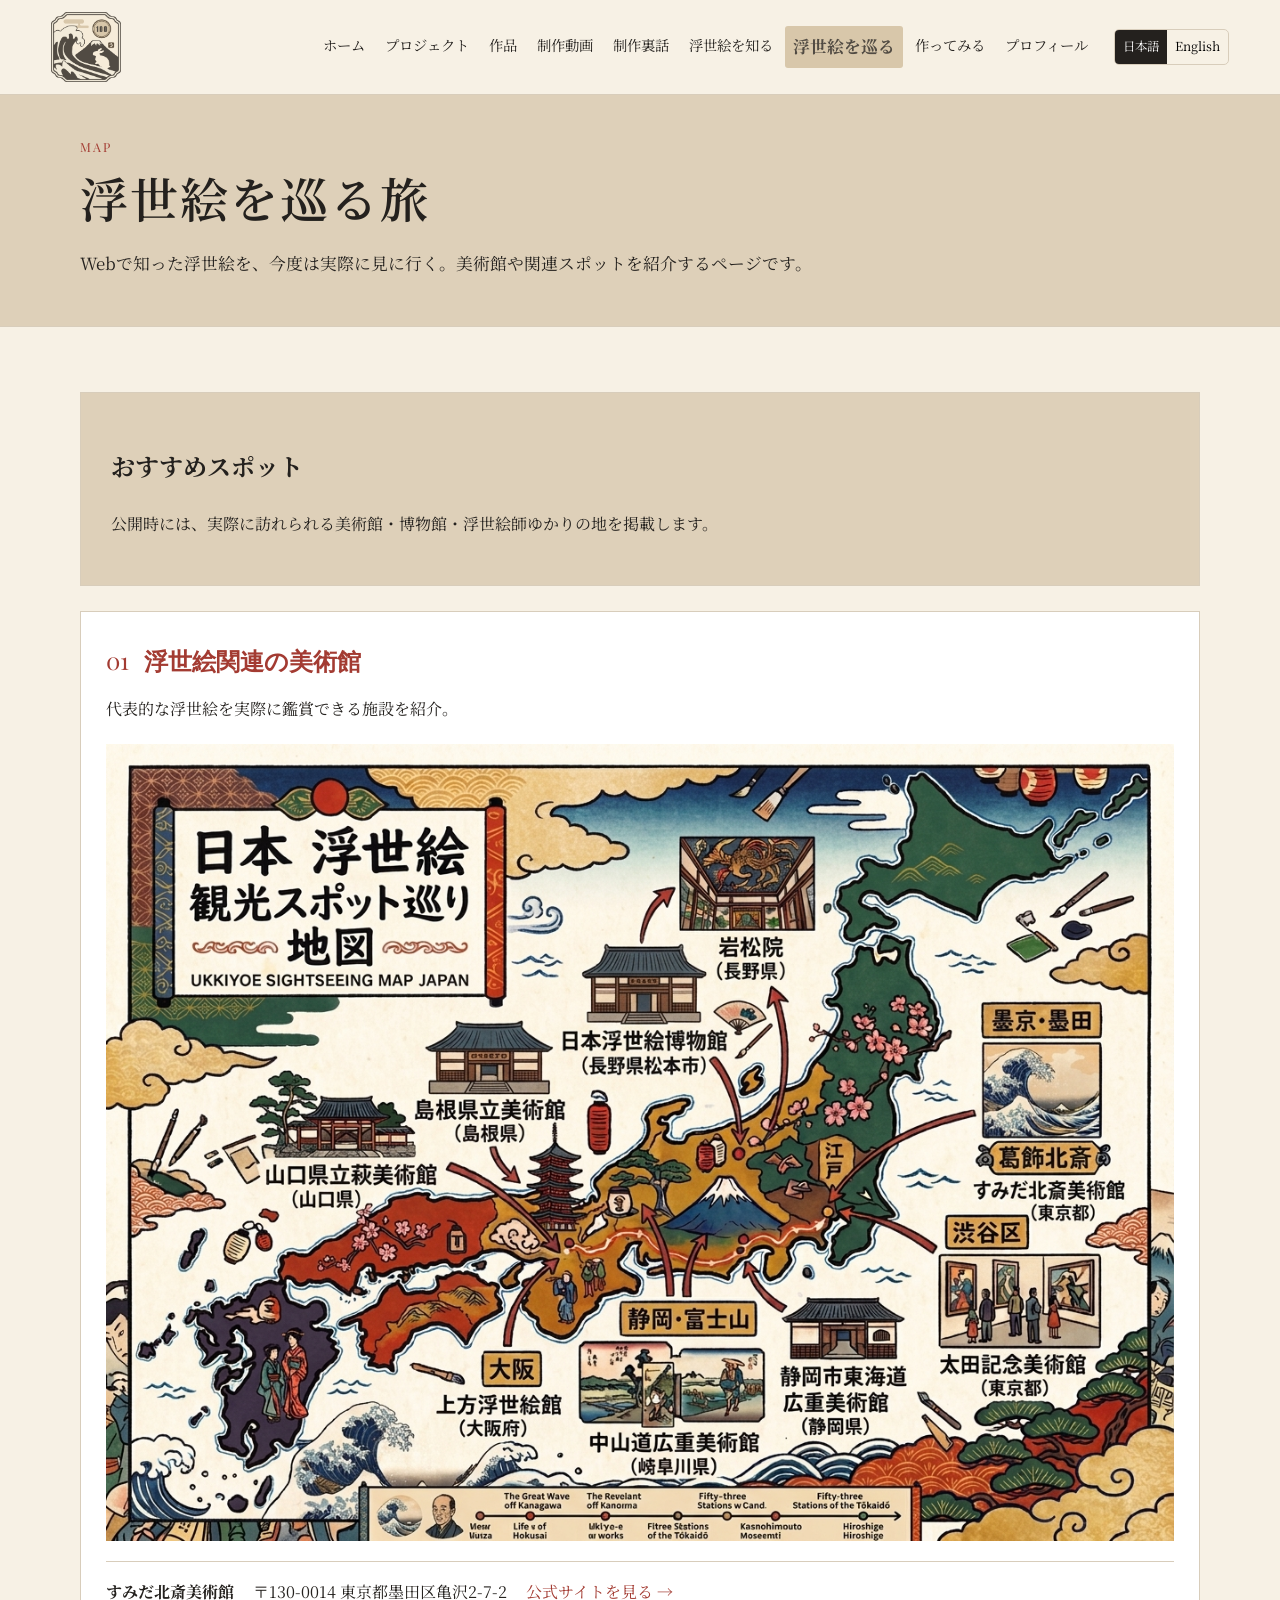
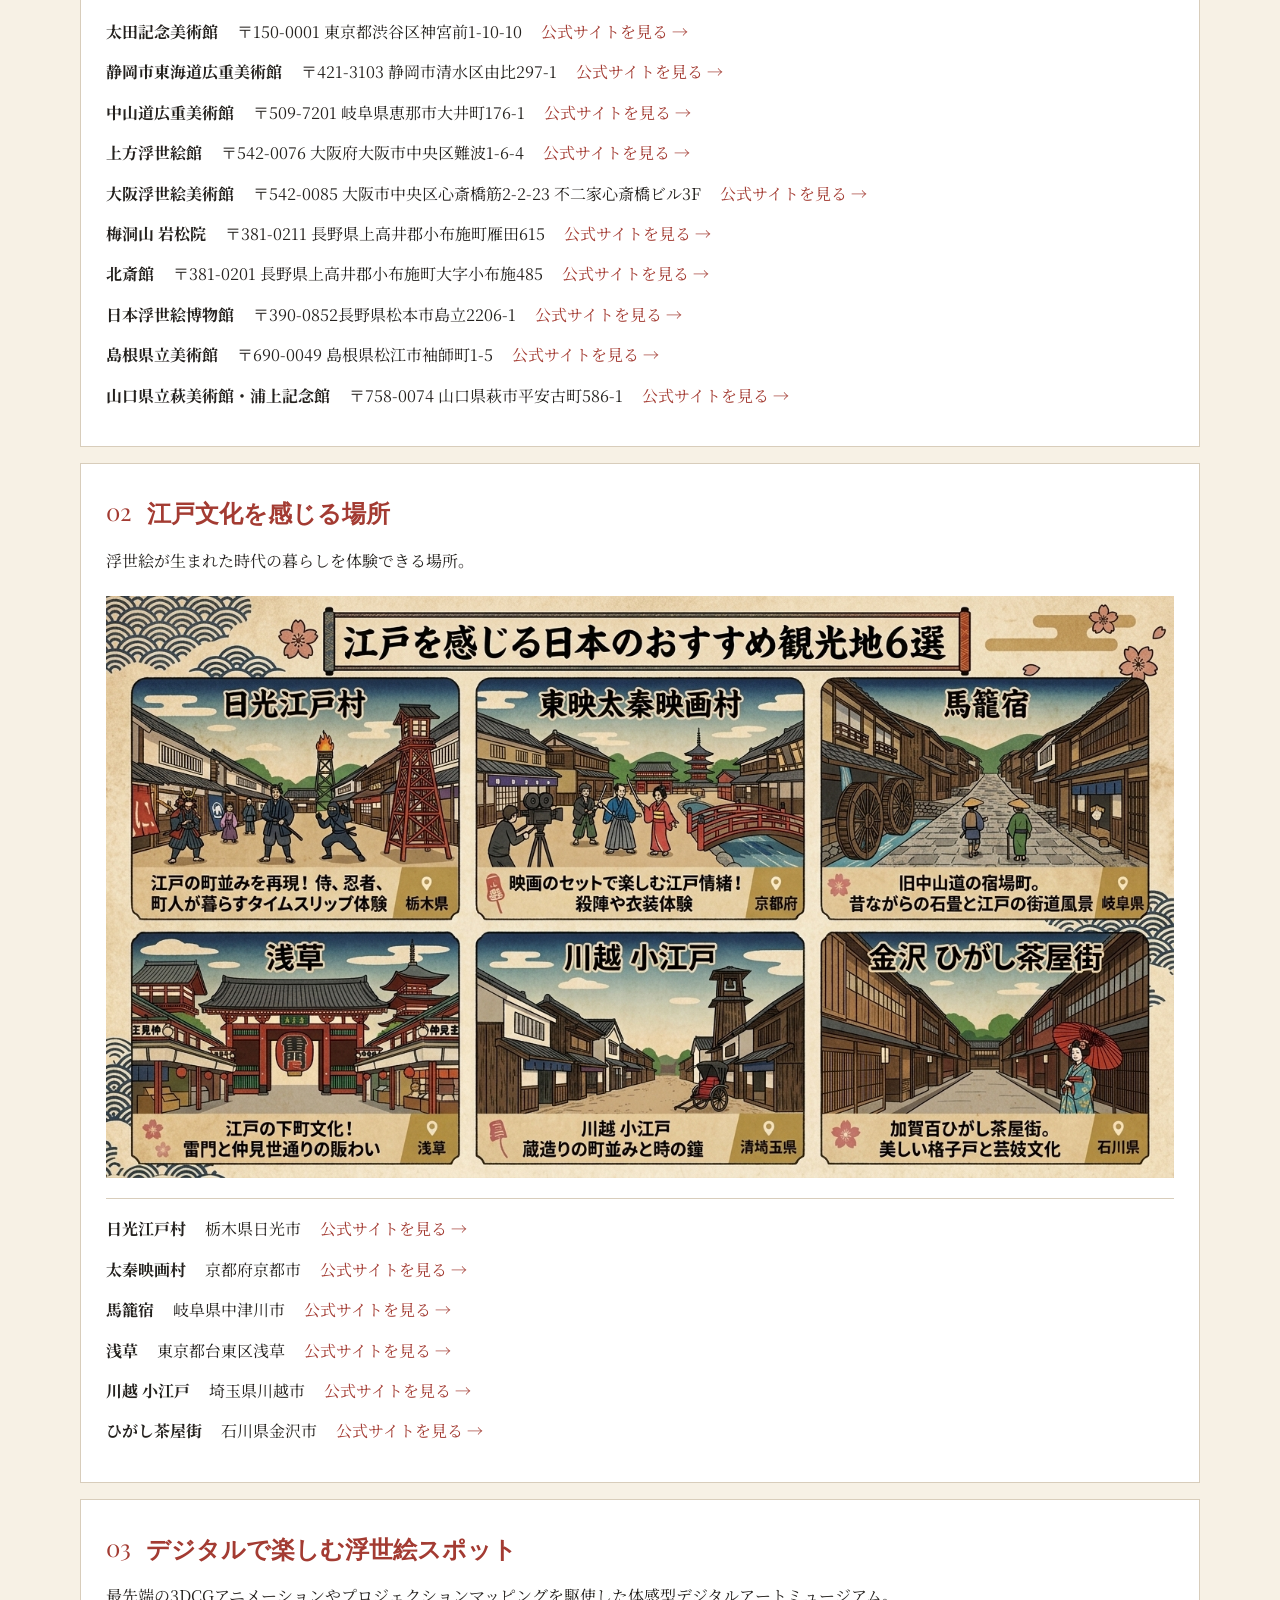
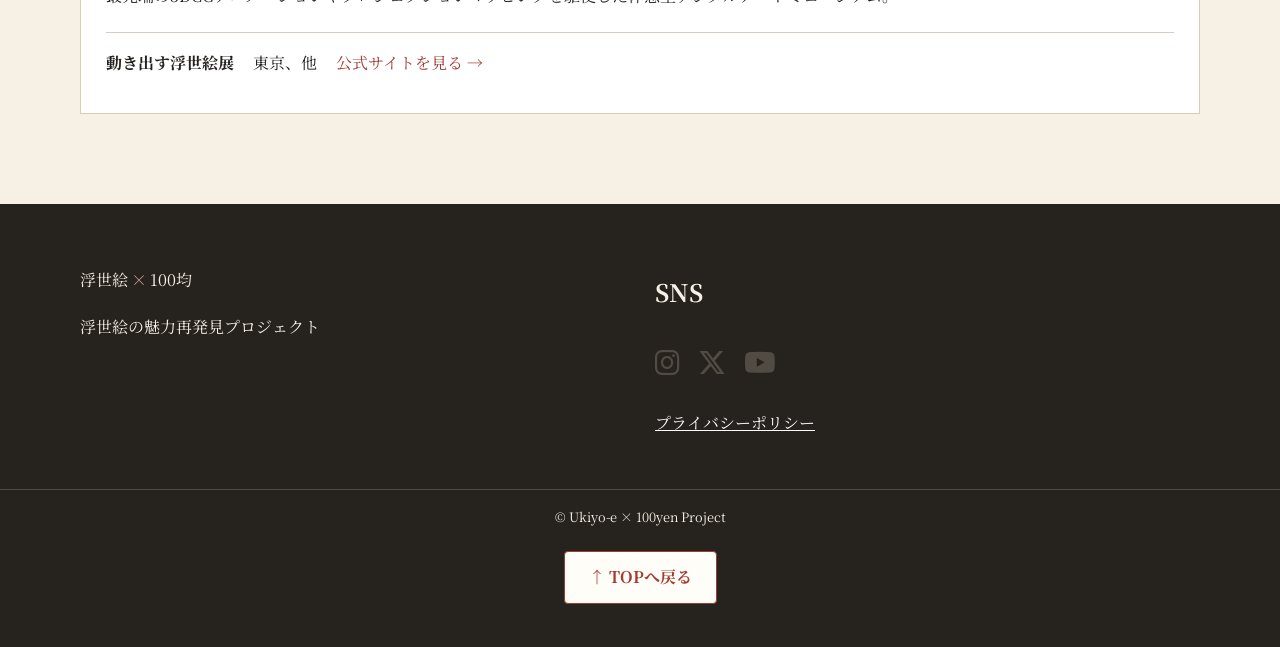
<file: map.html>
<!DOCTYPE html>
<html lang="ja">

<head>
    <meta charset="UTF-8">
    <meta name="viewport" content="width=device-width, initial-scale=1.0">
    <meta name="description" content="浮世絵を巡る｜浮世絵×100均プロジェクト">
    <title>浮世絵を巡る｜浮世絵×100均</title>
    <link rel="stylesheet" href="css/style.css">
    <link rel="stylesheet" href="https://cdnjs.cloudflare.com/ajax/libs/font-awesome/6.7.2/css/all.min.css">

    <script async src="https://www.googletagmanager.com/gtag/js?id=G-CPS1Z0LVFZ"></script>
    <script>window.dataLayer = window.dataLayer || []; function gtag() {dataLayer.push(arguments);} gtag('js', new Date()); gtag('config', 'G-CPS1Z0LVFZ');</script>
</head>

<body>
    <div id="top"></div>
    <a class="skip-link" href="#main">本文へ移動</a>
    <header class="site-header">
        <div class="header-inner">
            <a class="logo" href="index.html" aria-label="浮世絵×100均 ホーム">
                <img src="images/sitelogo.png" alt="浮世絵×100均">
            </a>
            <button class="menu-button" aria-controls="global-nav" aria-expanded="false">☰ <span data-ja="メニュー"
                    data-en="Menu">メニュー</span></button>
            <nav id="global-nav" class="global-nav" aria-label="メインメニュー">
                <ul>
                    <li><a href="index.html" data-ja="ホーム" data-en="Home">ホーム</a></li>
                    <li><a href="project.html" data-ja="プロジェクト" data-en="Project">プロジェクト</a></li>
                    <li><a href="gallery.html" data-ja="作品" data-en="Gallery">作品</a></li>
                    <li><a href="making.html" data-ja="制作動画" data-en="Making Videos">制作動画</a></li>
                    <li><a href="story.html" data-ja="制作裏話" data-en="Behind the Scenes">制作裏話</a></li>
                    <li><a href="ukiyoe.html" data-ja="浮世絵を知る" data-en="Learn Ukiyo-e">浮世絵を知る</a></li>
                    <li><a href="map.html" data-ja="浮世絵を巡る" data-en="Explore Ukiyo-e">浮世絵を巡る</a></li>
                    <li><a href="try.html" data-ja="作ってみる" data-en="Try It">作ってみる</a></li>
                    <li><a href="about.html" data-ja="プロフィール" data-en="About">プロフィール</a></li>
                </ul>
            </nav>
            <div class="lang-switch" aria-label="言語切り替え">
                <button type="button" class="lang-btn active" data-lang="ja">日本語</button>
                <button type="button" class="lang-btn" data-lang="en">English</button>
            </div>
        </div>
    </header>
    <main id="main">
        <section class="page-hero">
            <div class="container">
                <p class="section-label">MAP</p>
                <h1><span data-ja="浮世絵を巡る旅" data-en="Explore Ukiyo-e">浮世絵を巡る旅</span></h1>
                <p class="lead"><span data-ja="Webで知った浮世絵を、今度は実際に見に行く。美術館や関連スポットを紹介するページです。"
                        data-en="Take what you learned online and see it in person.">Webで知った浮世絵を、今度は実際に見に行く。美術館や関連スポットを紹介するページです。</span>
                </p>
            </div>
        </section>

        <div class="container page-content">

            <section class="map-note">
                <h2><span data-ja="おすすめスポット" data-en="Recommended Spots">おすすめスポット</span></h2>
                <p data-ja="公開時には、実際に訪れられる美術館・博物館・浮世絵師ゆかりの地を掲載します。"
                    data-en="When published, this page will feature museums and places connected with Ukiyo-e artists.">
                    公開時には、実際に訪れられる美術館・博物館・浮世絵師ゆかりの地を掲載します。</p>
            </section>


            <div class="spot-list">


                <article class="spot-museum">
                    <div class="spot-heading"> <span>01</span>
                        <h2> <span data-ja="浮世絵関連の美術館" data-en="Ukiyo-e Museums"> 浮世絵関連の美術館 </span> </h2>
                    </div>
                    <p>代表的な浮世絵を実際に鑑賞できる施設を紹介。</p> <img src="images/ukiyoe_goaround.jpg" alt="浮世絵関連の美術館の場所を示した地図">


                    <div class="spot-info">

                        <div class="spot-place">
                            <strong>すみだ北斎美術館</strong>
                            〒130-0014 東京都墨田区亀沢2-7-2

                            <a href="https://hokusai-museum.jp/" target="_blank" rel="noopener">
                                公式サイトを見る →
                            </a>
                        </div>

                        <div class="spot-place">
                            <strong>太田記念美術館</strong>
                            〒150-0001 東京都渋谷区神宮前1-10-10

                            <a href="https://www.ukiyoe-ota-muse.jp/" target="_blank" rel="noopener">
                                公式サイトを見る →
                            </a>
                        </div>

                        <div class="spot-place">
                            <strong>静岡市東海道広重美術館</strong>
                            〒421-3103 静岡市清⽔区由⽐297-1

                            <a href="https://tokaido-hiroshige.jp/" target="_blank" rel="noopener">
                                公式サイトを見る →
                            </a>
                        </div>

                        <div class="spot-place">
                            <strong>中山道広重美術館</strong>
                            〒509-7201 岐阜県恵那市大井町176-1

                            <a href="https://hiroshige-ena.jp/" target="_blank" rel="noopener">
                                公式サイトを見る →
                            </a>
                        </div>

                        <div class="spot-place">
                            <strong>上方浮世絵館</strong>
                            〒542-0076 大阪府大阪市中央区難波1-6-4

                            <a href="http://kamigata.jp/kmgt/" target="_blank" rel="noopener">
                                公式サイトを見る →
                            </a>
                        </div>

                        <div class="spot-place">
                            <strong>大阪浮世絵美術館</strong>
                            〒542-0085 大阪市中央区心斎橋筋2-2-23 不二家心斎橋ビル3F

                            <a href="https://osaka-ukiyoe-museum.com/index.html" target="_blank" rel="noopener">
                                公式サイトを見る →
                            </a>
                        </div>

                        <div class="spot-place">
                            <strong>梅洞山 岩松院</strong>
                            〒381-0211 長野県上高井郡小布施町雁田615

                            <a href="https://ganshoin.com/" target="_blank" rel="noopener">
                                公式サイトを見る →
                            </a>
                        </div>

                        <div class="spot-place">
                            <strong>北斎館</strong>
                            〒381-0201 長野県上高井郡小布施町大字小布施485

                            <a href="https://hokusai-kan.com/" target="_blank" rel="noopener">
                                公式サイトを見る →
                            </a>
                        </div>

                        <div class="spot-place">
                            <strong>日本浮世絵博物館</strong>
                            〒390-0852長野県松本市島立2206-1

                            <a href="https://www.japan-ukiyoe-museum.com/" target="_blank" rel="noopener">
                                公式サイトを見る →
                            </a>
                        </div>

                        <div class="spot-place">
                            <strong>島根県立美術館</strong>
                            〒690-0049 島根県松江市袖師町1-5

                            <a href="https://www.shimane-art-museum.jp/" target="_blank" rel="noopener">
                                公式サイトを見る →
                            </a>
                        </div>

                        <div class="spot-place">
                            <strong>山口県立萩美術館・浦上記念館</strong>
                            〒758-0074 山口県萩市平安古町586-1

                            <a href="https://hum-web.jp/" target="_blank" rel="noopener">
                                公式サイトを見る →
                            </a>
                        </div>


                    </div>


                </article>


                <article class="spot-museum">
                    <div class="spot-heading">
                        <span>02</span>
                        <h2>
                            <span data-ja="江戸文化を感じる場所" data-en="Places to Experience Edo Culture">
                                江戸文化を感じる場所
                            </span>
                        </h2>
                    </div>

                    <p>浮世絵が生まれた時代の暮らしを体験できる場所。</p>

                    <img src="images/edo_goaround.jpg" alt="江戸文化を感じる場所を示した地図">


                    <div class="spot-info">

                        <div class="spot-place">
                            <strong>日光江戸村</strong>
                            栃木県日光市

                            <a href="https://edowonderland.net/" target="_blank" rel="noopener">
                                公式サイトを見る →
                            </a>
                        </div>

                        <div class="spot-place">
                            <strong>太秦映画村</strong>
                            京都府京都市

                            <a href="https://eigamura.com/" target="_blank" rel="noopener">
                                公式サイトを見る →
                            </a>
                        </div>

                        <div class="spot-place">
                            <strong>馬籠宿</strong>
                            岐阜県中津川市

                            <a href="https://kiso-magome.com/" target="_blank" rel="noopener">
                                公式サイトを見る →
                            </a>
                        </div>

                        <div class="spot-place">
                            <strong>浅草</strong>
                            東京都台東区浅草

                            <a href="https://www.gotokyo.org/jp/destinations/eastern-tokyo/asakusa/index.html"
                                target="_blank" rel="noopener">
                                公式サイトを見る →
                            </a>
                        </div>

                        <div class="spot-place">
                            <strong>川越 小江戸</strong>
                            埼玉県川越市

                            <a href="https://koedo.or.jp/" target="_blank" rel="noopener">
                                公式サイトを見る →
                            </a>
                        </div>

                        <div class="spot-place">
                            <strong>ひがし茶屋街</strong>
                            石川県金沢市

                            <a href="https://chayagai.goldleaf-sakuda.jp/" target="_blank" rel="noopener">
                                公式サイトを見る →
                            </a>
                        </div>



                    </div>



                </article>


                <article class="spot-museum">
                    <div class="spot-heading">
                        <span>03</span>
                        <h2>
                            <span data-ja="デジタルで楽しむ浮世絵スポット" data-en="Places to Experience Edo Culture">
                                デジタルで楽しむ浮世絵スポット
                            </span>
                        </h2>
                    </div>

                    <p>最先端の3DCGアニメーションやプロジェクションマッピングを駆使した体感型デジタルアートミュージアム。</p>
                    <div class="spot-info">

                        <div class="spot-place">
                            <strong>動き出す浮世絵展</strong>
                            東京、他

                            <a href="https://www.ukiyoeimmersiveart.com/" target="_blank" rel="noopener">
                                公式サイトを見る →
                            </a>
                        </div>

                    </div>



                </article>



            </div>
        </div>
    </main>

    <footer class="site-footer">
        <div class="container footer-grid">

            <div>
                <p class="logo">浮世絵<span>×</span>100均</p>
                <p data-ja="浮世絵の魅力再発見プロジェクト" data-en="Rediscovering the Charm of Ukiyo-e">
                    浮世絵の魅力再発見プロジェクト
                </p>
            </div>

<div>
    <h2>SNS</h2>

    <div class="sns-links">

        <!-- Instagram -->
        <a href="https://www.instagram.com/usamaro_ukiyoe100pj/"
           target="_blank"
           rel="noopener"
           aria-label="Instagram">
            <i class="fa-brands fa-instagram"></i>
        </a>

        <!-- X -->
        <a href="https://x.com/usamaro_ukiyoe"
           target="_blank"
           rel="noopener"
           aria-label="X">
            <i class="fa-brands fa-x-twitter"></i>
        </a>

        <!-- YouTube -->
        <a href="https://www.youtube.com/@usamaro_ukiyoe100pj"
           target="_blank"
           rel="noopener"
           aria-label="YouTube">
            <i class="fa-brands fa-youtube"></i>
        </a>

    </div>

    <!-- プライバシーポリシー -->
    <p>
        <a href="privacy.html">プライバシーポリシー</a>
    </p>
</div>

        </div>

        <p class="copyright">© Ukiyo-e × 100yen Project</p>
        <div class="back-to-top-wrap"><a class="back-to-top" href="#top" data-track="back_to_top"><span data-ja="↑ TOPへ戻る" data-en="↑ Back to top">↑ TOPへ戻る</span></a></div>
</footer>

    <script src="js/script.js"></script>
</body>

</html>
</file>
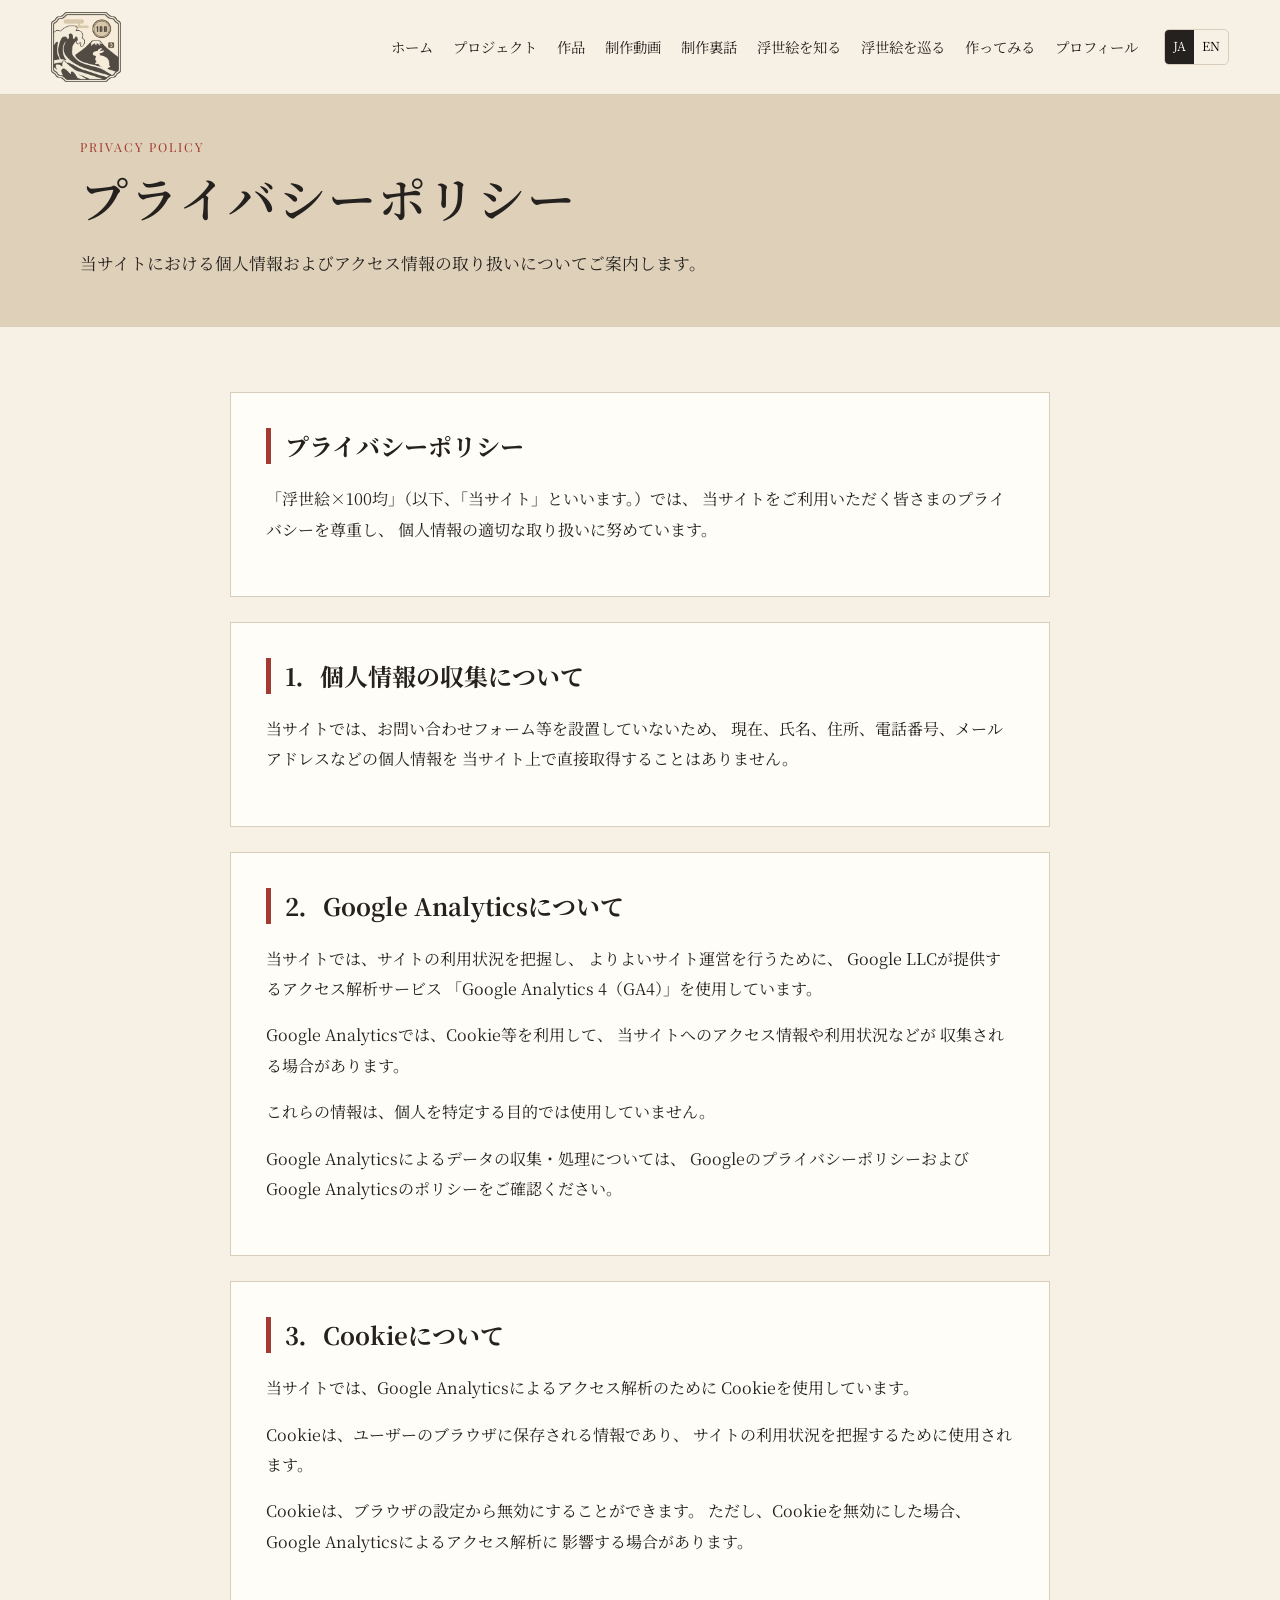
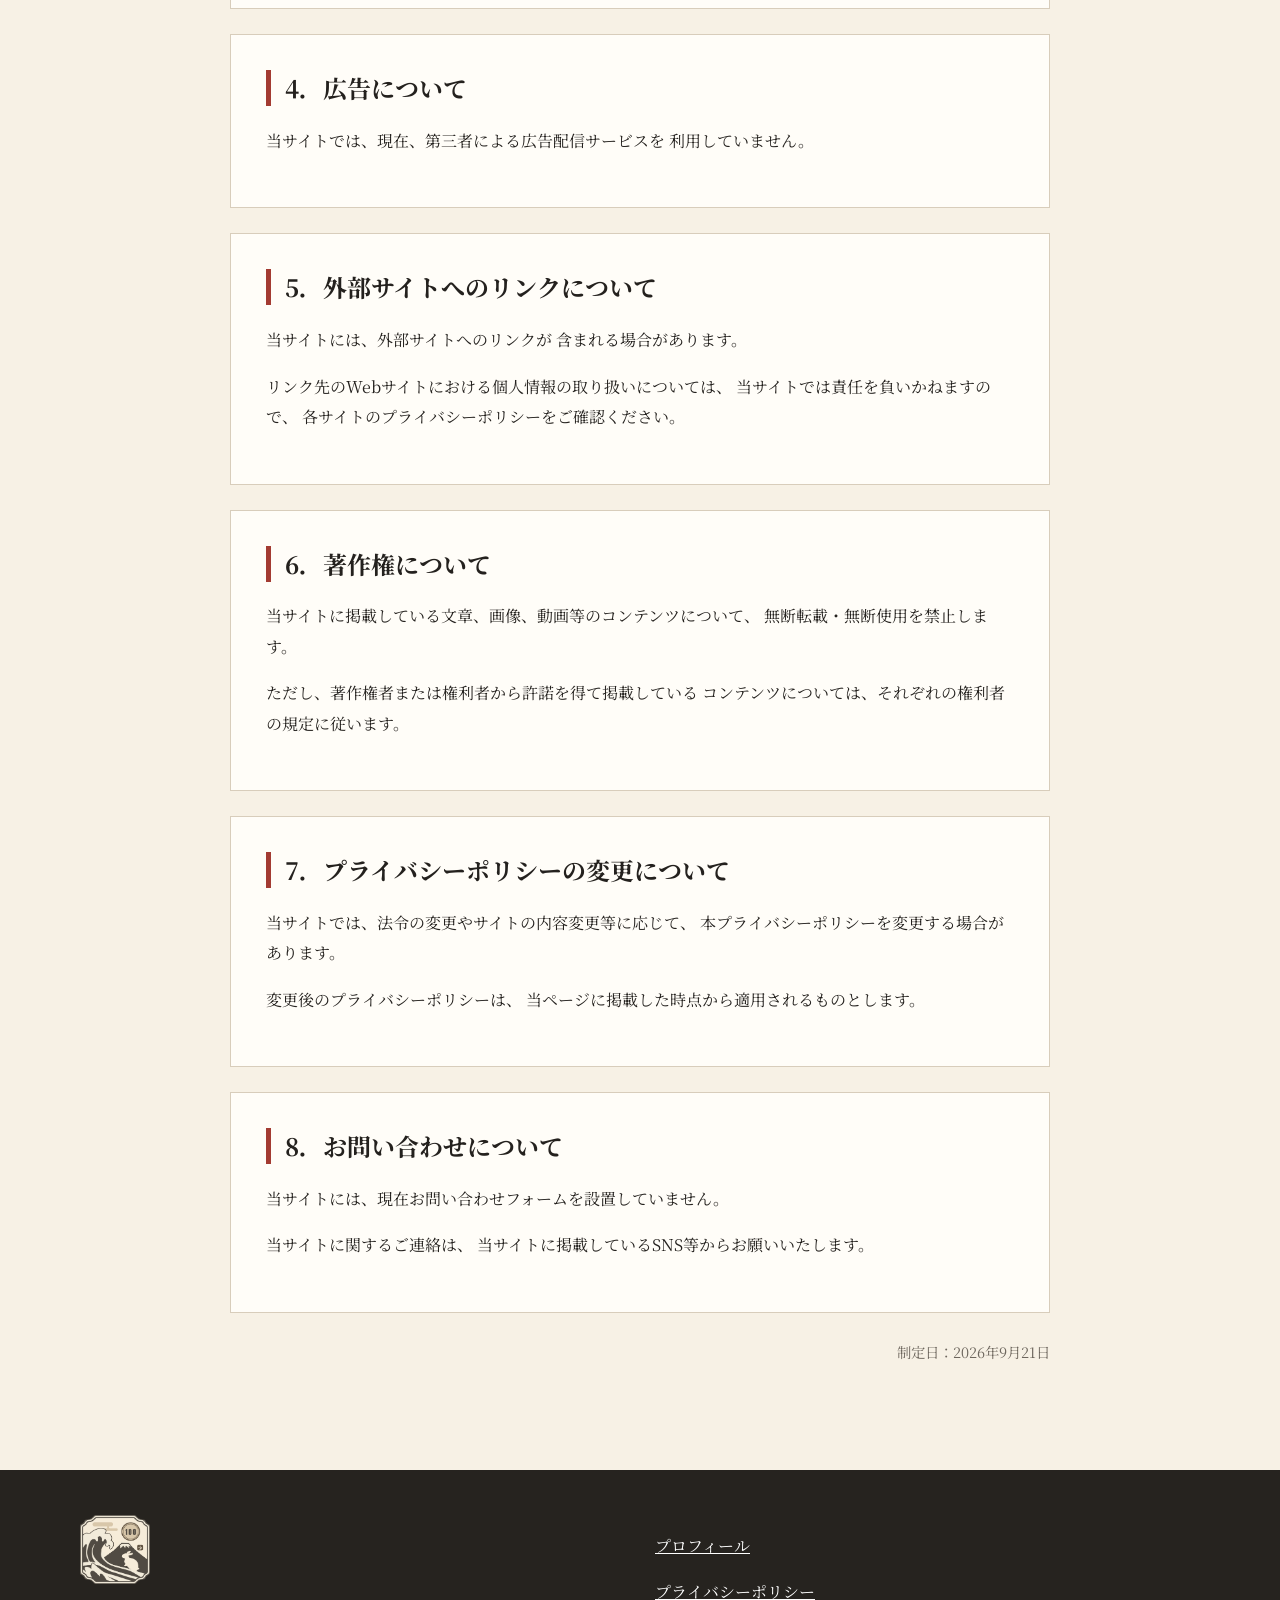
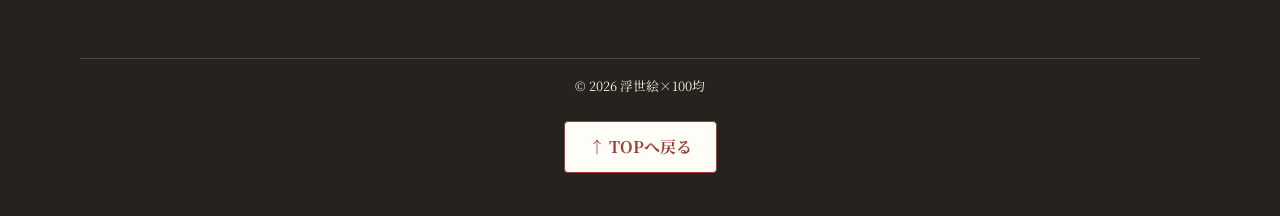
<file: privacy.html>
<!DOCTYPE html>
<html lang="ja">

<head>
    <meta charset="UTF-8">
    <meta name="viewport" content="width=device-width, initial-scale=1.0">

    <meta name="description"
        content="浮世絵×100均プロジェクトのプライバシーポリシー。個人情報の取り扱い、Google Analyticsの利用についてご案内します。">

    <title>プライバシーポリシー｜浮世絵×100均</title>

    <link rel="stylesheet" href="css/style.css">
    <link rel="stylesheet" href="https://cdnjs.cloudflare.com/ajax/libs/font-awesome/6.7.2/css/all.min.css">

    <!-- Google Analytics 4 -->
    <!-- 実際の測定IDに変更してください -->
    <script async src="https://www.googletagmanager.com/gtag/js?id=G-CPS1Z0LVFZ"></script>
    <script>
        window.dataLayer = window.dataLayer || [];

        function gtag() {
            dataLayer.push(arguments);
        }

        gtag('js', new Date());

        gtag('config', 'G-CPS1Z0LVFZ');
    </script>
</head>


<body>
    <div id="top"></div>

    <!-- =========================
         ヘッダー
    ========================== -->

    <header class="site-header">

        <div class="header-inner">

            <!-- サイトロゴ -->
            <a href="index.html" class="logo">
                <img src="images/sitelogo.png" alt="浮世絵×100均">
            </a>


            <!-- グローバルナビ -->
<nav id="global-nav" class="global-nav" aria-label="メインメニュー">
  <ul>
    <li><a href="index.html" data-ja="ホーム" data-en="Home">ホーム</a></li>
    <li><a href="project.html" data-ja="プロジェクト" data-en="Project">プロジェクト</a></li>
    <li><a href="gallery.html" data-ja="作品" data-en="Gallery">作品</a></li>
    <li><a href="making.html" data-ja="制作動画" data-en="Making Videos">制作動画</a></li>
    <li><a href="story.html" data-ja="制作裏話" data-en="Behind the Scenes">制作裏話</a></li>
    <li><a href="ukiyoe.html" data-ja="浮世絵を知る" data-en="Learn Ukiyo-e">浮世絵を知る</a></li>
    <li><a href="map.html" data-ja="浮世絵を巡る" data-en="Explore Ukiyo-e">浮世絵を巡る</a></li>
    <li><a href="try.html" data-ja="作ってみる" data-en="Try It">作ってみる</a></li>
    <li><a href="about.html" data-ja="プロフィール" data-en="About">プロフィール</a></li>
  </ul>
</nav>


            <!-- 言語切り替え -->
            <div class="lang-switch">

                <button class="lang-btn active"
                    type="button"
                    data-lang="ja">
                    JA
                </button>

                <button class="lang-btn"
                    type="button"
                    data-lang="en">
                    EN
                </button>

            </div>


            <!-- スマートフォン用メニューボタン -->
            <button class="menu-button"
                type="button"
                aria-expanded="false"
                aria-label="メニューを開く">
                MENU
            </button>

        </div>

    </header>


    <!-- =========================
         メイン
    ========================== -->

    <main id="main">


        <!-- ページタイトル -->

        <section class="page-hero">

            <div class="container">

                <p class="section-label">
                    PRIVACY POLICY
                </p>

                <h1>プライバシーポリシー</h1>

                <p class="lead">
                    当サイトにおける個人情報およびアクセス情報の取り扱いについてご案内します。
                </p>

            </div>

        </section>


        <!-- 本文 -->

        <section class="page-content">

            <div class="container narrow">


                <!-- はじめに -->

                <div class="content-block">

                    <h2>プライバシーポリシー</h2>

                    <p>
                        「浮世絵×100均」（以下、「当サイト」といいます。）では、
                        当サイトをご利用いただく皆さまのプライバシーを尊重し、
                        個人情報の適切な取り扱いに努めています。
                    </p>

                </div>


                <!-- 1 -->

                <div class="content-block">

                    <h2>1．個人情報の収集について</h2>

                    <p>
                        当サイトでは、お問い合わせフォーム等を設置していないため、
                        現在、氏名、住所、電話番号、メールアドレスなどの個人情報を
                        当サイト上で直接取得することはありません。
                    </p>

                </div>


                <!-- 2 -->

                <div class="content-block">

                    <h2>2．Google Analyticsについて</h2>

                    <p>
                        当サイトでは、サイトの利用状況を把握し、
                        よりよいサイト運営を行うために、
                        Google LLCが提供するアクセス解析サービス
                        「Google Analytics 4（GA4）」を使用しています。
                    </p>

                    <p>
                        Google Analyticsでは、Cookie等を利用して、
                        当サイトへのアクセス情報や利用状況などが
                        収集される場合があります。
                    </p>

                    <p>
                        これらの情報は、個人を特定する目的では使用していません。
                    </p>

                    <p>
                        Google Analyticsによるデータの収集・処理については、
                        Googleのプライバシーポリシーおよび
                        Google Analyticsのポリシーをご確認ください。
                    </p>

                </div>


                <!-- 3 -->

                <div class="content-block">

                    <h2>3．Cookieについて</h2>

                    <p>
                        当サイトでは、Google Analyticsによるアクセス解析のために
                        Cookieを使用しています。
                    </p>

                    <p>
                        Cookieは、ユーザーのブラウザに保存される情報であり、
                        サイトの利用状況を把握するために使用されます。
                    </p>

                    <p>
                        Cookieは、ブラウザの設定から無効にすることができます。
                        ただし、Cookieを無効にした場合、
                        Google Analyticsによるアクセス解析に
                        影響する場合があります。
                    </p>

                </div>


                <!-- 4 -->

                <div class="content-block">

                    <h2>4．広告について</h2>

                    <p>
                        当サイトでは、現在、第三者による広告配信サービスを
                        利用していません。
                    </p>

                </div>


                <!-- 5 -->

                <div class="content-block">

                    <h2>5．外部サイトへのリンクについて</h2>

                    <p>
                        当サイトには、外部サイトへのリンクが
                        含まれる場合があります。
                    </p>

                    <p>
                        リンク先のWebサイトにおける個人情報の取り扱いについては、
                        当サイトでは責任を負いかねますので、
                        各サイトのプライバシーポリシーをご確認ください。
                    </p>

                </div>


                <!-- 6 -->

                <div class="content-block">

                    <h2>6．著作権について</h2>

                    <p>
                        当サイトに掲載している文章、画像、動画等のコンテンツについて、
                        無断転載・無断使用を禁止します。
                    </p>

                    <p>
                        ただし、著作権者または権利者から許諾を得て掲載している
                        コンテンツについては、それぞれの権利者の規定に従います。
                    </p>

                </div>


                <!-- 7 -->

                <div class="content-block">

                    <h2>7．プライバシーポリシーの変更について</h2>

                    <p>
                        当サイトでは、法令の変更やサイトの内容変更等に応じて、
                        本プライバシーポリシーを変更する場合があります。
                    </p>

                    <p>
                        変更後のプライバシーポリシーは、
                        当ページに掲載した時点から適用されるものとします。
                    </p>

                </div>


                <!-- 8 -->

                <div class="content-block">

                    <h2>8．お問い合わせについて</h2>

                    <p>
                        当サイトには、現在お問い合わせフォームを設置していません。
                    </p>

                    <p>
                        当サイトに関するご連絡は、
                        当サイトに掲載しているSNS等からお願いいたします。
                    </p>

                </div>


                <!-- 制定日 -->

                <p style="text-align: right; color: #6d665d; font-size: 0.9rem;">
                    制定日：2026年9月21日
                </p>


            </div>

        </section>

    </main>


    <!-- =========================
         フッター
    ========================== -->

    <footer class="site-footer">

        <div class="container">

            <div class="footer-grid">

                <div>

                    <a href="index.html" class="logo">
                        <img src="images/sitelogo.png"
                            alt="浮世絵×100均">
                    </a>

                </div>


                <div>

                    <p>
                        <a href="about.html">プロフィール</a>
                    </p>

                    <p>
                        <a href="privacy.html">プライバシーポリシー</a>
                    </p>

                </div>

            </div>


            <p class="copyright">
                &copy; 2026 浮世絵×100均
            </p>

        </div>

        <div class="back-to-top-wrap"><a class="back-to-top" href="#top" data-track="back_to_top"><span data-ja="↑ TOPへ戻る" data-en="↑ Back to top">↑ TOPへ戻る</span></a></div>
</footer>


    <!-- JavaScript -->

    <script src="js/script.js"></script>

</body>

</html>
</file>
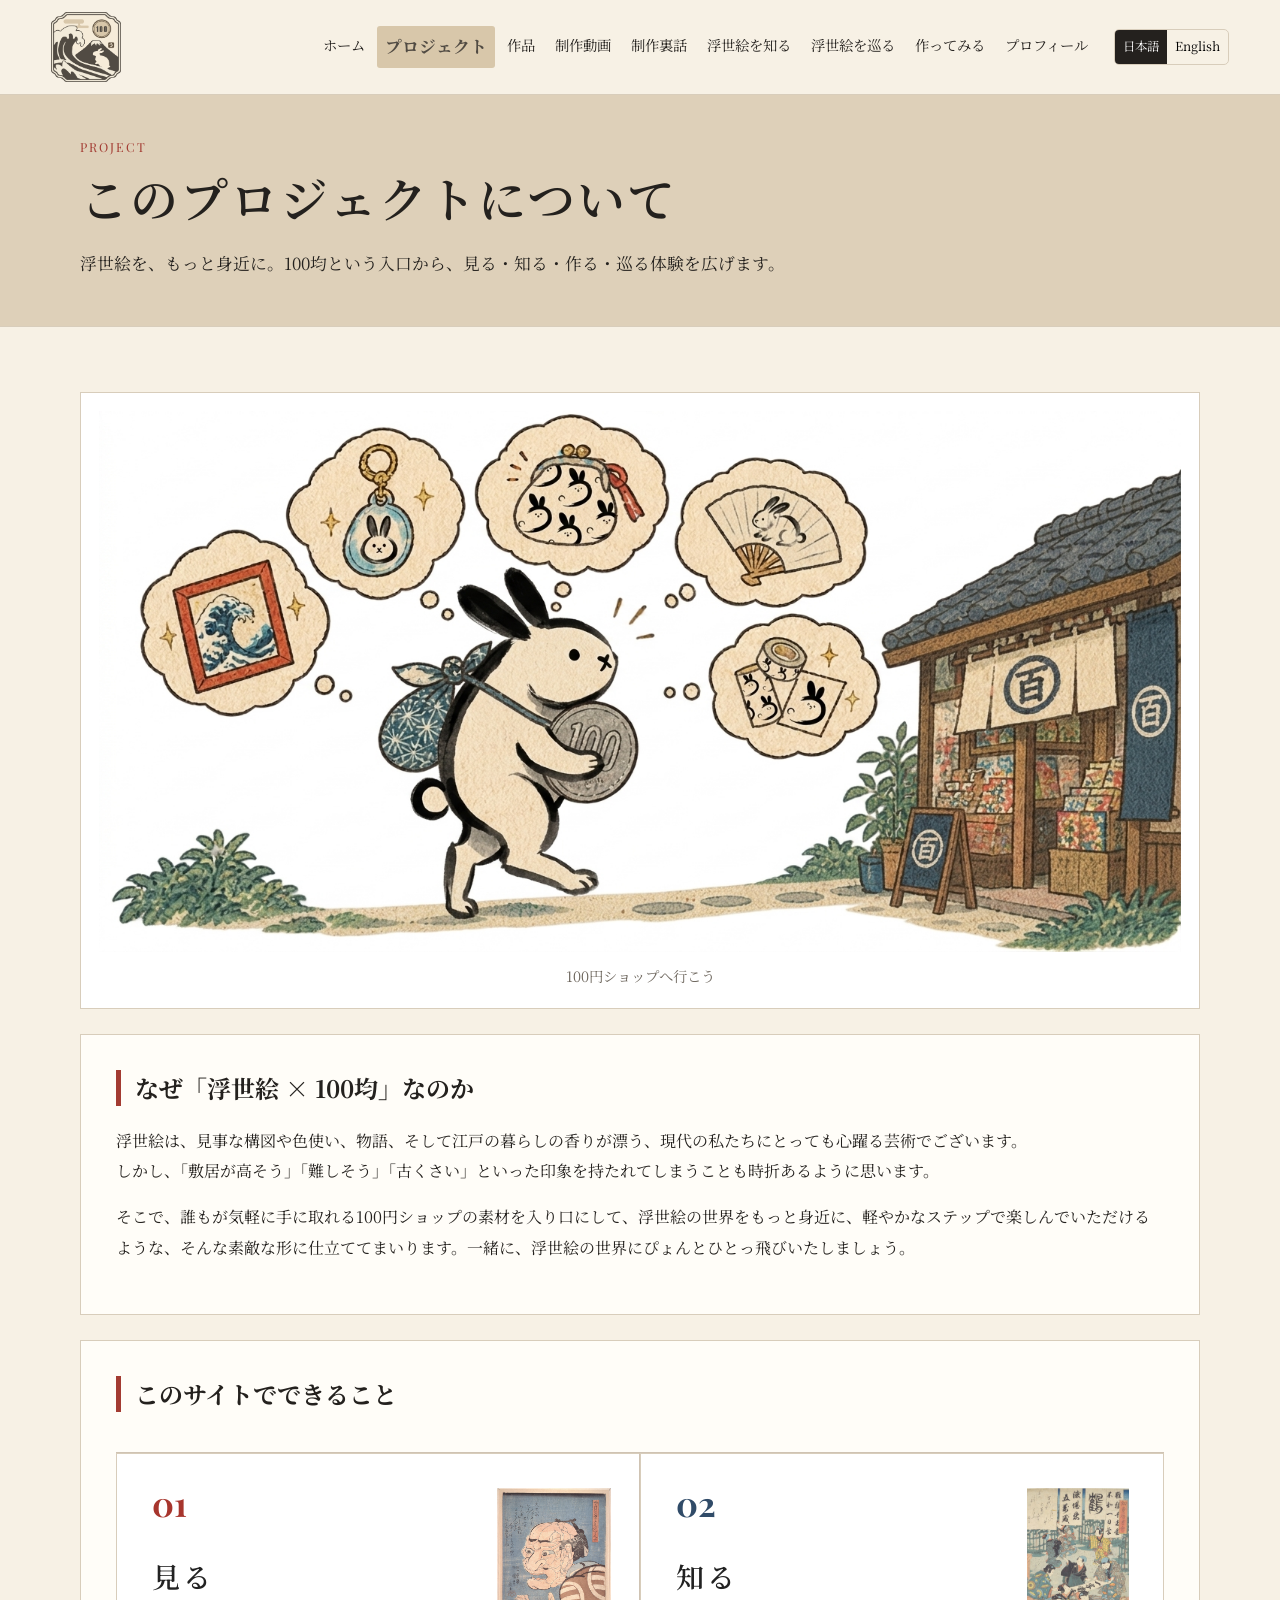
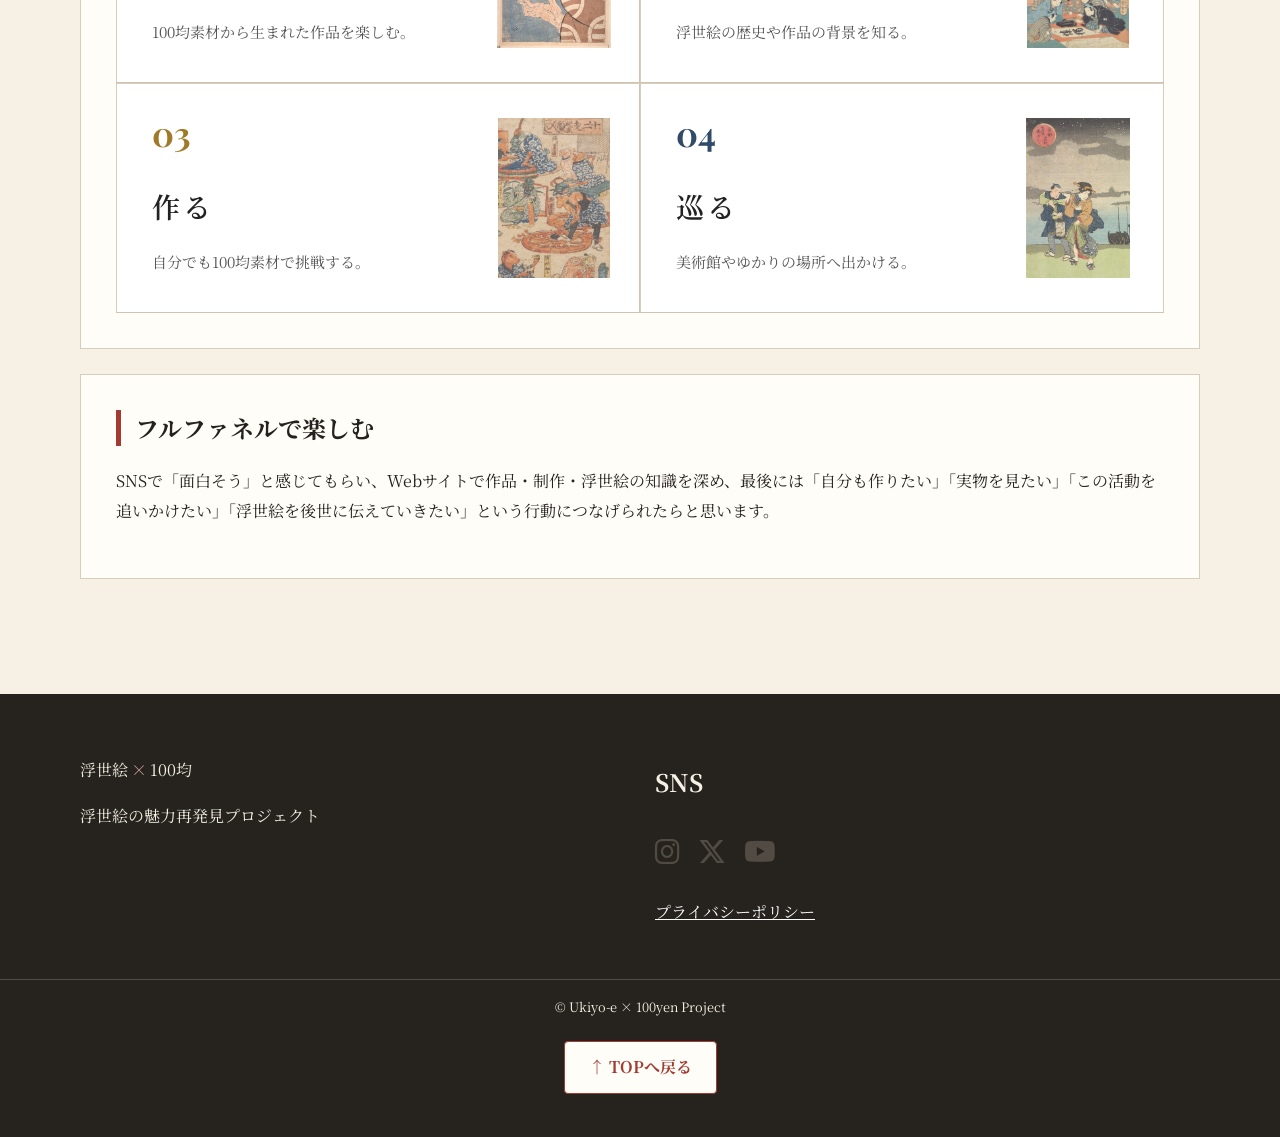
<file: project.html>
<!DOCTYPE html>
<html lang="ja">

<head>
    <meta charset="UTF-8">
    <meta name="viewport" content="width=device-width, initial-scale=1.0">
    <meta name="description" content="プロジェクトについて｜浮世絵×100均プロジェクト">
    <title>プロジェクトについて｜浮世絵×100均</title>
    <link rel="stylesheet" href="css/style.css">
<link rel="stylesheet" href="https://cdnjs.cloudflare.com/ajax/libs/font-awesome/6.7.2/css/all.min.css">

    <script async src="https://www.googletagmanager.com/gtag/js?id=G-CPS1Z0LVFZ"></script>
    <script>window.dataLayer = window.dataLayer || []; function gtag() {dataLayer.push(arguments);} gtag('js', new Date()); gtag('config', 'G-CPS1Z0LVFZ');</script>
</head>

<body>
    <div id="top"></div>
    <a class="skip-link" href="#main">本文へ移動</a>
    <header class="site-header">
  <div class="header-inner">
    <a class="logo" href="index.html" aria-label="浮世絵×100均 ホーム">
    <img src="images/sitelogo.png" alt="浮世絵×100均">
</a>
    <button class="menu-button" aria-controls="global-nav" aria-expanded="false">☰ <span data-ja="メニュー" data-en="Menu">メニュー</span></button>
<nav id="global-nav" class="global-nav" aria-label="メインメニュー">
  <ul>
    <li><a href="index.html" data-ja="ホーム" data-en="Home">ホーム</a></li>
    <li><a href="project.html" data-ja="プロジェクト" data-en="Project">プロジェクト</a></li>
    <li><a href="gallery.html" data-ja="作品" data-en="Gallery">作品</a></li>
    <li><a href="making.html" data-ja="制作動画" data-en="Making Videos">制作動画</a></li>
    <li><a href="story.html" data-ja="制作裏話" data-en="Behind the Scenes">制作裏話</a></li>
    <li><a href="ukiyoe.html" data-ja="浮世絵を知る" data-en="Learn Ukiyo-e">浮世絵を知る</a></li>
    <li><a href="map.html" data-ja="浮世絵を巡る" data-en="Explore Ukiyo-e">浮世絵を巡る</a></li>
    <li><a href="try.html" data-ja="作ってみる" data-en="Try It">作ってみる</a></li>
    <li><a href="about.html" data-ja="プロフィール" data-en="About">プロフィール</a></li>
  </ul>
</nav>
    <div class="lang-switch" aria-label="言語切り替え">
      <button type="button" class="lang-btn active" data-lang="ja">日本語</button>
      <button type="button" class="lang-btn" data-lang="en">English</button>
    </div>
  </div>
    </header>
    <main id="main">
        <section class="page-hero">
            <div class="container">
                <p class="section-label">PROJECT</p>
                <h1><span data-ja="このプロジェクトについて" data-en="About This Project">このプロジェクトについて</span></h1>
                <p class="lead"><span data-ja="浮世絵を、もっと身近に。100均という入口から、見る・知る・作る・巡る体験を広げます。"
                        data-en="Bringing Ukiyo-e closer through the familiar world of 100-yen shops.">浮世絵を、もっと身近に。100均という入口から、見る・知る・作る・巡る体験を広げます。</span>
                </p>
            </div>
        </section>
        <div class="container page-content">
            <section class="visual-block"><img src="images/Project.jpg" alt="浮世絵と100均素材を組み合わせたプロジェクトのイメージ">
                <p data-ja="100円ショップへ行こう"
                    data-en="Project image combining Ukiyo-e with 100-yen shop materials.">浮世絵と100均素材を組み合わせたプロジェクトのイメージ
                </p>
            </section>
            <section class="content-block">
                <h2><span data-ja="なぜ「浮世絵 × 100均」なのか" data-en="Why “Ukiyo-e × 100 Yen Shops”?">なぜ「浮世絵 × 100均」なのか</span>
                </h2>
                <p>浮世絵は、見事な構図や色使い、物語、そして江戸の暮らしの香りが漂う、現代の私たちにとっても心躍る芸術でございます。
                <br>しかし、「敷居が高そう」「難しそう」「古くさい」といった印象を持たれてしまうことも時折あるように思います。</p>
                <p>そこで、誰もが気軽に手に取れる100円ショップの素材を入り口にして、浮世絵の世界をもっと身近に、軽やかなステップで楽しんでいただけるような、そんな素敵な形に仕立ててまいります。一緒に、浮世絵の世界にぴょんとひとっ飛びいたしましょう。</p>

            </section>
            <section class="content-block">
                <h2><span data-ja="このサイトでできること" data-en="What You Can Do Here">このサイトでできること</span></h2>



<div class="number-list">

    <!-- 01 見る -->
    <div class="feature-item">
        <b>01</b>

        <h3>
            <span data-ja="見る" data-en="See">見る</span>
        </h3>

        <p>
            <span data-ja="100均素材から生まれた作品を楽しむ。"
                data-en="Enjoy works made from 100-yen shop materials.">
                100均素材から生まれた作品を楽しむ。
            </span>
        </p>

        <img src="images/see.jpg"
            alt="浮世絵の作品"
            class="feature-image">
    </div>


    <!-- 02 知る -->
    <div class="feature-item">
        <b>02</b>

        <h3>
            <span data-ja="知る" data-en="Learn">知る</span>
        </h3>

        <p>
            <span data-ja="浮世絵の歴史や作品の背景を知る。"
                data-en="Learn about Ukiyo-e history and the stories behind the works.">
                浮世絵の歴史や作品の背景を知る。
            </span>
        </p>

        <img src="images/learn.jpg"
            alt="浮世絵の歴史や作品"
            class="feature-image">
    </div>


    <!-- 03 作る -->
    <div class="feature-item">
        <b>03</b>

        <h3>
            <span data-ja="作る" data-en="Make">作る</span>
        </h3>

        <p>
            <span data-ja="自分でも100均素材で挑戦する。"
                data-en="Try making your own with 100-yen materials.">
                自分でも100均素材で挑戦する。
            </span>
        </p>

        <img src="images/make.png"
            alt="100均素材を使った制作"
            class="feature-image">
    </div>


    <!-- 04 巡る -->
    <div class="feature-item">
        <b>04</b>

        <h3>
            <span data-ja="巡る" data-en="Explore">巡る</span>
        </h3>

        <p>
            <span data-ja="美術館やゆかりの場所へ出かける。"
                data-en="Visit museums and places connected to Ukiyo-e.">
                美術館やゆかりの場所へ出かける。
            </span>
        </p>

        <img src="images/explore-place.jpg"
            alt="浮世絵ゆかりの場所"
            class="feature-image">
    </div>

</div>
                






                
            </section>
            <section class="content-block">
                <h2><span data-ja="フルファネルで楽しむ" data-en="Enjoy the Full Journey">フルファネルで楽しむ</span></h2>
                <p>SNSで「面白そう」と感じてもらい、Webサイトで作品・制作・浮世絵の知識を深め、最後には「自分も作りたい」「実物を見たい」「この活動を追いかけたい」「浮世絵を後世に伝えていきたい」という行動につなげられたらと思います。</p>
            </section>
        </div>
    </main>

<footer class="site-footer">
    <div class="container footer-grid">

        <div>
            <p class="logo">浮世絵<span>×</span>100均</p>
            <p data-ja="浮世絵の魅力再発見プロジェクト"
               data-en="Rediscovering the Charm of Ukiyo-e">
                浮世絵の魅力再発見プロジェクト
            </p>
        </div>

<div>
    <h2>SNS</h2>

    <div class="sns-links">

        <!-- Instagram -->
        <a href="https://www.instagram.com/usamaro_ukiyoe100pj/"
           target="_blank"
           rel="noopener"
           aria-label="Instagram">
            <i class="fa-brands fa-instagram"></i>
        </a>

        <!-- X -->
        <a href="https://x.com/usamaro_ukiyoe"
           target="_blank"
           rel="noopener"
           aria-label="X">
            <i class="fa-brands fa-x-twitter"></i>
        </a>

        <!-- YouTube -->
        <a href="https://www.youtube.com/@usamaro_ukiyoe100pj"
           target="_blank"
           rel="noopener"
           aria-label="YouTube">
            <i class="fa-brands fa-youtube"></i>
        </a>

    </div>

    <!-- プライバシーポリシー -->
    <p>
        <a href="privacy.html">プライバシーポリシー</a>
    </p>
</div>

    </div>

    <p class="copyright">© Ukiyo-e × 100yen Project</p>
    <div class="back-to-top-wrap"><a class="back-to-top" href="#top" data-track="back_to_top"><span data-ja="↑ TOPへ戻る" data-en="↑ Back to top">↑ TOPへ戻る</span></a></div>
</footer>


    <script src="js/script.js"></script>
</body>

</html>
</file>
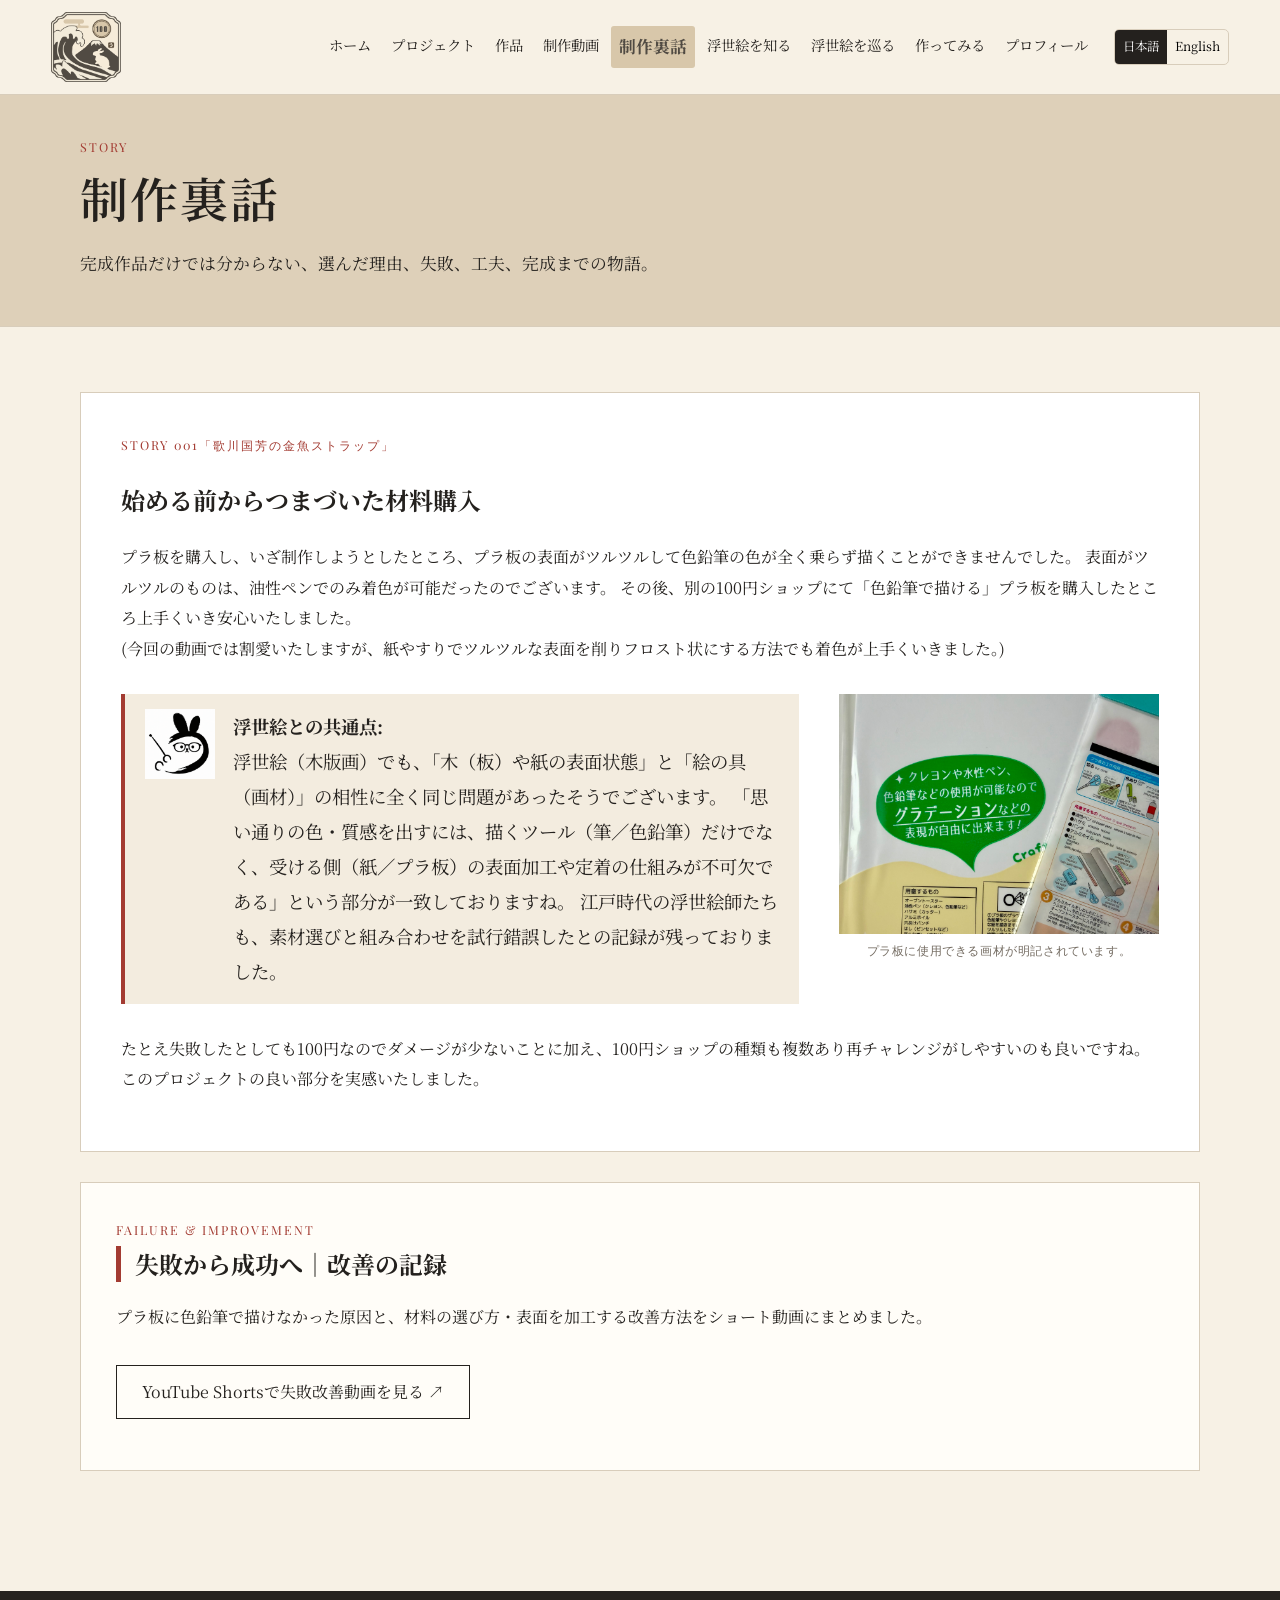
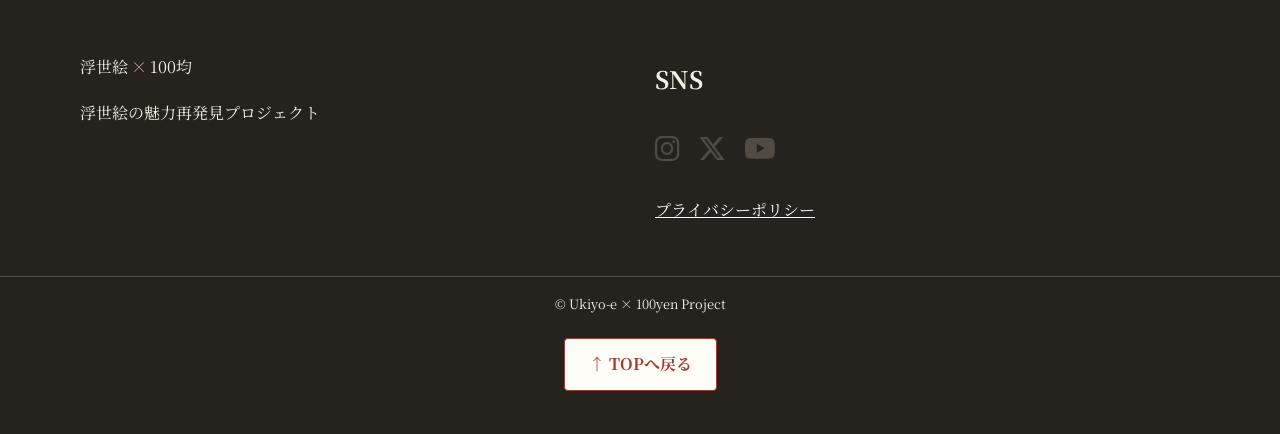
<file: story.html>
<!DOCTYPE html>
<html lang="ja">

<head>
    <meta charset="UTF-8">
    <meta name="viewport" content="width=device-width, initial-scale=1.0">
    <meta name="description" content="制作裏話｜浮世絵×100均プロジェクト">
    <title>制作裏話｜浮世絵×100均</title>
    <link rel="stylesheet" href="css/style.css">
<link rel="stylesheet" href="https://cdnjs.cloudflare.com/ajax/libs/font-awesome/6.7.2/css/all.min.css">

    <script async src="https://www.googletagmanager.com/gtag/js?id=G-CPS1Z0LVFZ"></script>
    <script>window.dataLayer = window.dataLayer || []; function gtag() {dataLayer.push(arguments);} gtag('js', new Date()); gtag('config', 'G-CPS1Z0LVFZ');</script>
</head>

<body>
    <div id="top"></div>
    <a class="skip-link" href="#main">本文へ移動</a>
    <header class="site-header">
  <div class="header-inner">
    <a class="logo" href="index.html" aria-label="浮世絵×100均 ホーム">
    <img src="images/sitelogo.png" alt="浮世絵×100均">
</a>
    <button class="menu-button" aria-controls="global-nav" aria-expanded="false">☰ <span data-ja="メニュー" data-en="Menu">メニュー</span></button>
<nav id="global-nav" class="global-nav" aria-label="メインメニュー">
  <ul>
    <li><a href="index.html" data-ja="ホーム" data-en="Home">ホーム</a></li>
    <li><a href="project.html" data-ja="プロジェクト" data-en="Project">プロジェクト</a></li>
    <li><a href="gallery.html" data-ja="作品" data-en="Gallery">作品</a></li>
    <li><a href="making.html" data-ja="制作動画" data-en="Making Videos">制作動画</a></li>
    <li><a href="story.html" data-ja="制作裏話" data-en="Behind the Scenes">制作裏話</a></li>
    <li><a href="ukiyoe.html" data-ja="浮世絵を知る" data-en="Learn Ukiyo-e">浮世絵を知る</a></li>
    <li><a href="map.html" data-ja="浮世絵を巡る" data-en="Explore Ukiyo-e">浮世絵を巡る</a></li>
    <li><a href="try.html" data-ja="作ってみる" data-en="Try It">作ってみる</a></li>
    <li><a href="about.html" data-ja="プロフィール" data-en="About">プロフィール</a></li>
  </ul>
</nav>
    <div class="lang-switch" aria-label="言語切り替え">
      <button type="button" class="lang-btn active" data-lang="ja">日本語</button>
      <button type="button" class="lang-btn" data-lang="en">English</button>
    </div>
  </div>
    </header>
    <main id="main">
        <section class="page-hero">
            <div class="container">
                <p class="section-label">STORY</p>
                <h1><span data-ja="制作裏話" data-en="Behind the Scenes">制作裏話</span></h1>
                <p class="lead"><span data-ja="完成作品だけでは分からない、選んだ理由、失敗、工夫、完成までの物語。"
                        data-en="The story behind each work: choices, failures, ideas, and the journey to completion.">完成作品だけでは分からない、選んだ理由、失敗、工夫、完成までの物語。</span>
                </p>
            </div>
        </section>
        <div class="container page-content">




<article class="story-card">

    <div class="story-text">

        <p class="tag">STORY 001「歌川国芳の金魚ストラップ」</p>

        <h2>
            <span data-ja="始める前からつまづいた材料購入"
                  data-en="It started with the thought, “Waves should be easy.”">
                始める前からつまづいた材料購入
            </span>
        </h2>

        <!-- 導入文 -->
        <p>
            プラ板を購入し、いざ制作しようとしたところ、プラ板の表面がツルツルして色鉛筆の色が全く乗らず描くことができませんでした。
            表面がツルツルのものは、油性ペンでのみ着色が可能だったのでございます。
            その後、別の100円ショップにて「色鉛筆で描ける」プラ板を購入したところ上手くいき安心いたしました。<br>
            (今回の動画では割愛いたしますが、紙やすりでツルツルな表面を削りフロスト状にする方法でも着色が上手くいきました。)
        </p>


        <!-- 共通点＋画像 -->
        <div class="story-detail">

            <blockquote>
                <img src="images/character.png" alt="浮世絵について説明するキャラクター">

                <div>
                    <strong>浮世絵との共通点:</strong><br>
                    浮世絵（木版画）でも、「木（板）や紙の表面状態」と「絵の具（画材）」の相性に全く同じ問題があったそうでございます。
                    「思い通りの色・質感を出すには、描くツール（筆／色鉛筆）だけでなく、受ける側（紙／プラ板）の表面加工や定着の仕組みが不可欠である」という部分が一致しておりますね。
                    江戸時代の浮世絵師たちも、素材選びと組み合わせを試行錯誤したとの記録が残っておりました。
                </div>
            </blockquote>


            <figure class="story-image">
                <img src="images/story001.jpeg"
                     alt="プラ板に使用できる画材が明記されている">
                <figcaption>
                    プラ板に使用できる画材が明記されています。
                </figcaption>
            </figure>

        </div>


        <!-- まとめ -->
        <p>
            たとえ失敗したとしても100円なのでダメージが少ないことに加え、100円ショップの種類も複数あり再チャレンジがしやすいのも良いですね。このプロジェクトの良い部分を実感いたしました。
        </p>

    </div>

</article>

            <section class="content-block story-video-link" aria-labelledby="failure-video-title">
                <p class="section-label">FAILURE &amp; IMPROVEMENT</p>
                <h2 id="failure-video-title"><span data-ja="失敗から成功へ｜改善の記録" data-en="From Mistake to Improvement">失敗から成功へ｜改善の記録</span></h2>
                <p><span data-ja="プラ板に色鉛筆で描けなかった原因と、材料の選び方・表面を加工する改善方法をショート動画にまとめました。" data-en="Watch the short video on why colored pencils did not work on smooth shrink plastic and how to improve the result.">プラ板に色鉛筆で描けなかった原因と、材料の選び方・表面を加工する改善方法をショート動画にまとめました。</span></p>
                <p><a class="button failure-video-button" href="https://www.youtube.com/shorts/93pp7E44UrY" target="_blank" rel="noopener noreferrer" data-track="video_click" data-video-name="failure_improvement"><span data-ja="YouTube Shortsで失敗改善動画を見る ↗" data-en="Watch the improvement video on YouTube Shorts ↗">YouTube Shortsで失敗改善動画を見る ↗</span></a></p>
            </section>
            



            


<!--             <section class="content-block">
                <h2><span data-ja="裏話に残したいこと" data-en="What We Want to Share">裏話に残したいこと</span></h2>
                <ul class="check-list">
                    <li><span data-ja="材料を選んだ理由" data-en="Why we chose the materials">材料を選んだ理由</span></li>
                    <li><span data-ja="失敗したところ" data-en="What went wrong">失敗したところ</span></li>
                    <li><span data-ja="予定外にうまくいったところ" data-en="Unexpected successes">予定外にうまくいったところ</span></li>
                    <li><span data-ja="制作中に気づいた浮世絵の魅力" data-en="What we discovered about Ukiyo-e">制作中に気づいた浮世絵の魅力</span>
                    </li>
                    <li><span data-ja="完成後に感じたこと" data-en="How we felt after finishing">完成後に感じたこと</span></li>
                </ul>
            </section> -->


        </div>
    </main>

<footer class="site-footer">
    <div class="container footer-grid">

        <div>
            <p class="logo">浮世絵<span>×</span>100均</p>
            <p data-ja="浮世絵の魅力再発見プロジェクト"
               data-en="Rediscovering the Charm of Ukiyo-e">
                浮世絵の魅力再発見プロジェクト
            </p>
        </div>

<div>
    <h2>SNS</h2>

    <div class="sns-links">

        <!-- Instagram -->
        <a href="https://www.instagram.com/usamaro_ukiyoe100pj/"
           target="_blank"
           rel="noopener"
           aria-label="Instagram">
            <i class="fa-brands fa-instagram"></i>
        </a>

        <!-- X -->
        <a href="https://x.com/usamaro_ukiyoe"
           target="_blank"
           rel="noopener"
           aria-label="X">
            <i class="fa-brands fa-x-twitter"></i>
        </a>

        <!-- YouTube -->
        <a href="https://www.youtube.com/@usamaro_ukiyoe100pj"
           target="_blank"
           rel="noopener"
           aria-label="YouTube">
            <i class="fa-brands fa-youtube"></i>
        </a>

    </div>

    <!-- プライバシーポリシー -->
    <p>
        <a href="privacy.html">プライバシーポリシー</a>
    </p>
</div>

    </div>

    <p class="copyright">© Ukiyo-e × 100yen Project</p>
    <div class="back-to-top-wrap"><a class="back-to-top" href="#top" data-track="back_to_top"><span data-ja="↑ TOPへ戻る" data-en="↑ Back to top">↑ TOPへ戻る</span></a></div>
</footer>

    <script src="js/script.js"></script>
</body>

</html>
</file>
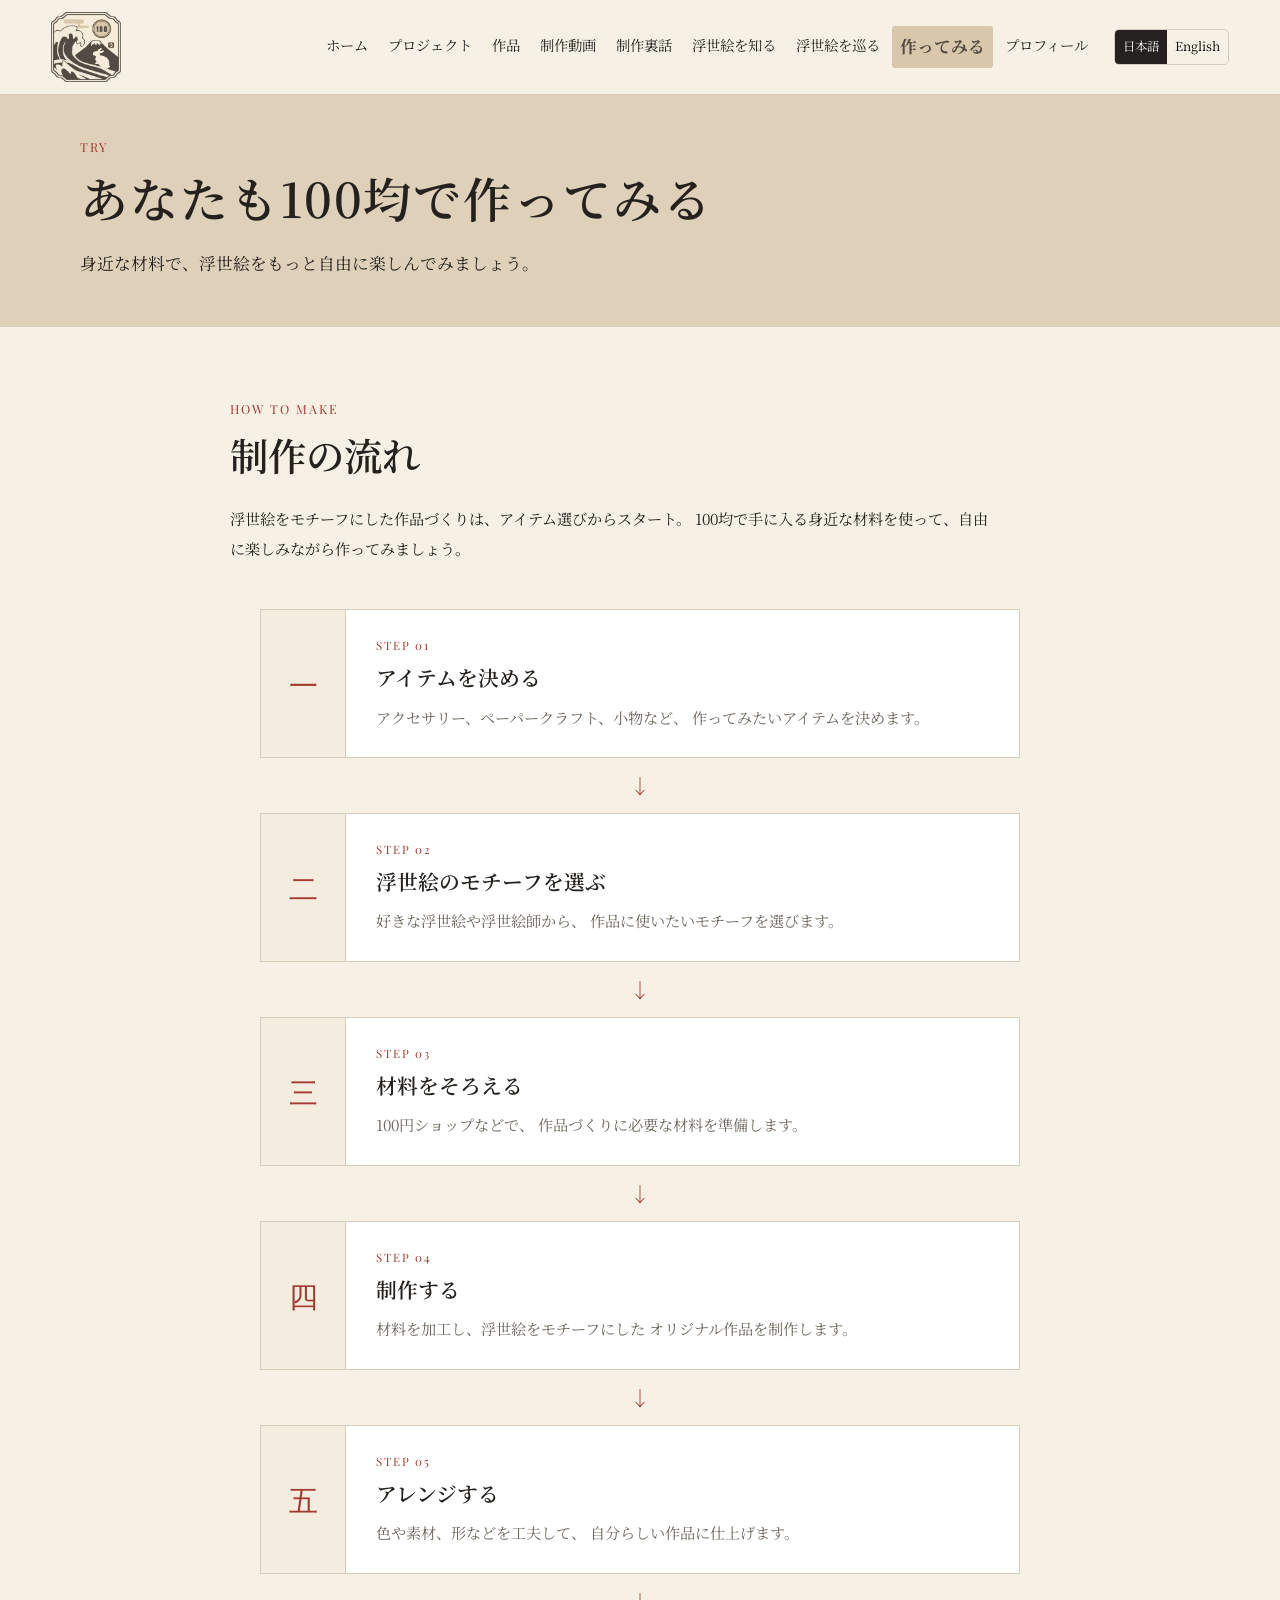
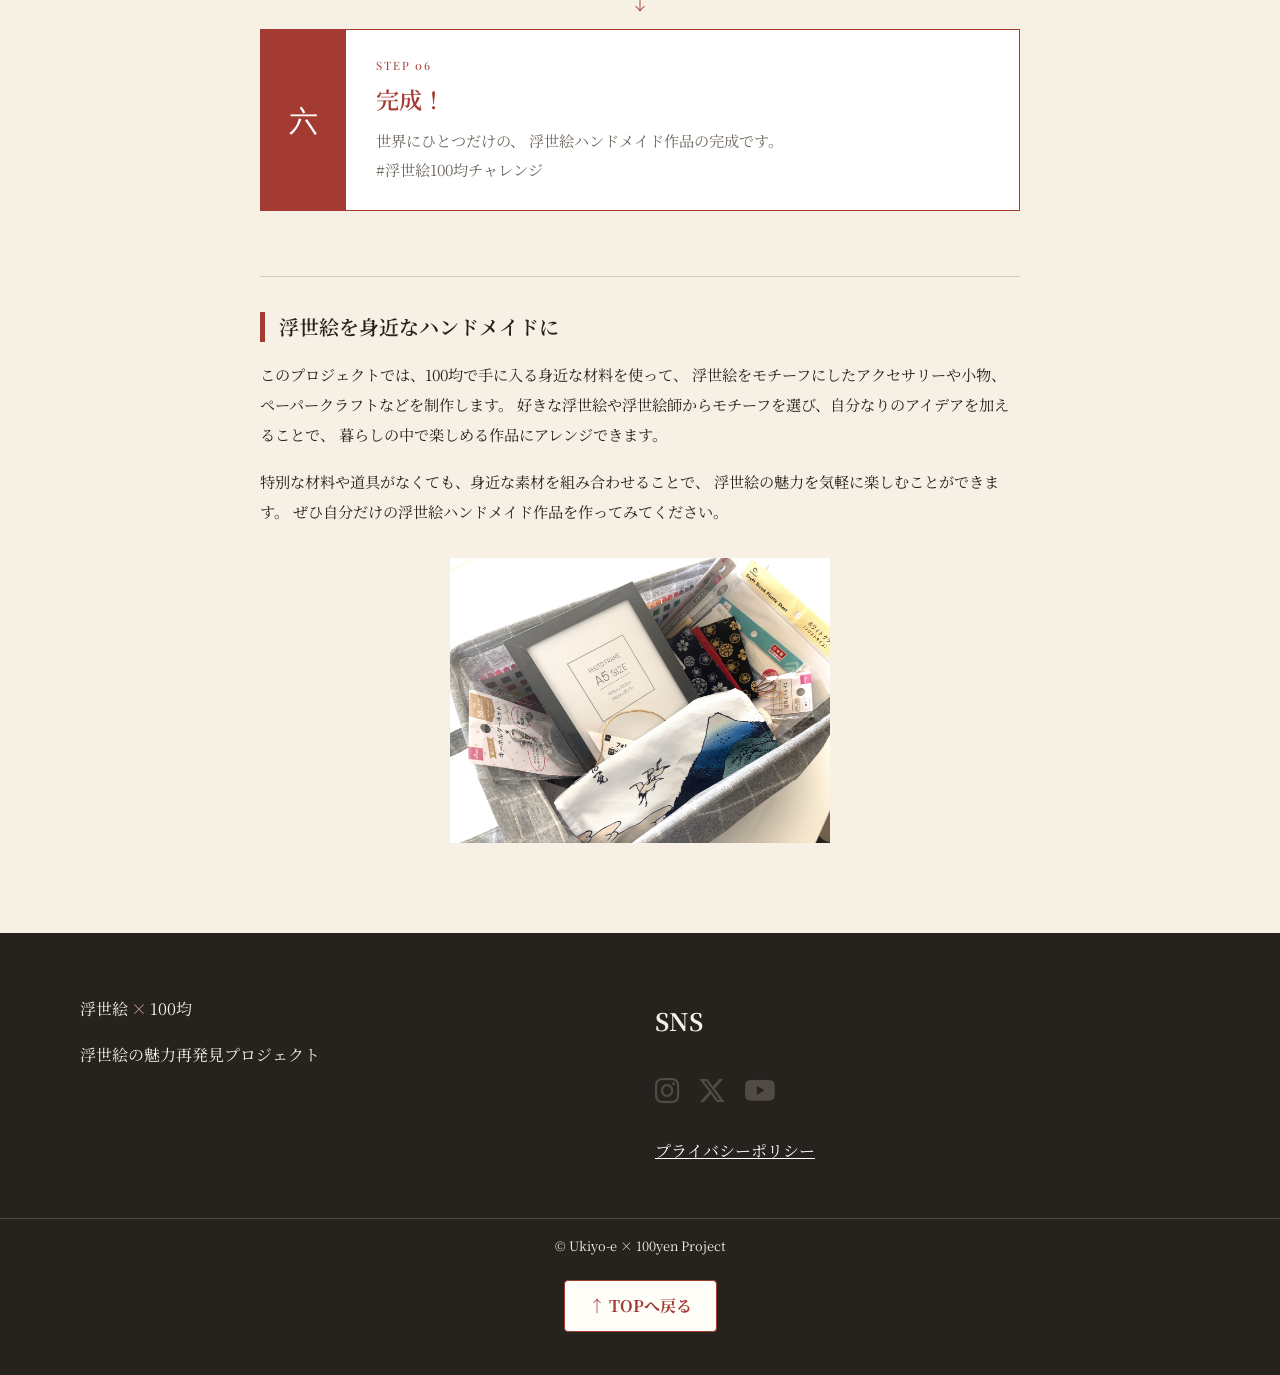
<file: try.html>
<!DOCTYPE html>
<html lang="ja">

<head>
    <meta charset="UTF-8">
    <meta name="viewport" content="width=device-width, initial-scale=1.0">
    <meta name="description" content="作ってみる｜浮世絵×100均プロジェクト">
    <title>作ってみる｜浮世絵×100均</title>
    <link rel="stylesheet" href="css/style.css">
<link rel="stylesheet" href="https://cdnjs.cloudflare.com/ajax/libs/font-awesome/6.7.2/css/all.min.css">

    <script async src="https://www.googletagmanager.com/gtag/js?id=G-CPS1Z0LVFZ"></script>
    <script>window.dataLayer = window.dataLayer || []; function gtag() {dataLayer.push(arguments);} gtag('js', new Date()); gtag('config', 'G-CPS1Z0LVFZ');</script>
</head>

<body>
    <div id="top"></div>
    <a class="skip-link" href="#main">本文へ移動</a>
    <header class="site-header">
  <div class="header-inner">
    <a class="logo" href="index.html" aria-label="浮世絵×100均 ホーム">
    <img src="images/sitelogo.png" alt="浮世絵×100均">
</a>
    <button class="menu-button" aria-controls="global-nav" aria-expanded="false">☰ <span data-ja="メニュー" data-en="Menu">メニュー</span></button>
<nav id="global-nav" class="global-nav" aria-label="メインメニュー">
  <ul>
    <li><a href="index.html" data-ja="ホーム" data-en="Home">ホーム</a></li>
    <li><a href="project.html" data-ja="プロジェクト" data-en="Project">プロジェクト</a></li>
    <li><a href="gallery.html" data-ja="作品" data-en="Gallery">作品</a></li>
    <li><a href="making.html" data-ja="制作動画" data-en="Making Videos">制作動画</a></li>
    <li><a href="story.html" data-ja="制作裏話" data-en="Behind the Scenes">制作裏話</a></li>
    <li><a href="ukiyoe.html" data-ja="浮世絵を知る" data-en="Learn Ukiyo-e">浮世絵を知る</a></li>
    <li><a href="map.html" data-ja="浮世絵を巡る" data-en="Explore Ukiyo-e">浮世絵を巡る</a></li>
    <li><a href="try.html" data-ja="作ってみる" data-en="Try It">作ってみる</a></li>
    <li><a href="about.html" data-ja="プロフィール" data-en="About">プロフィール</a></li>
  </ul>
</nav>
    <div class="lang-switch" aria-label="言語切り替え">
      <button type="button" class="lang-btn active" data-lang="ja">日本語</button>
      <button type="button" class="lang-btn" data-lang="en">English</button>
    </div>
  </div>
    </header>
    <main id="main">
        <section class="page-hero">
            <div class="container">
                <p class="section-label">TRY</p>
                <h1><span data-ja="あなたも100均で作ってみる" data-en="Make Your Own with 100-Yen Materials">あなたも100均で作ってみる</span>
                </h1>
                <p class="lead"><span data-ja="身近な材料で、浮世絵をもっと自由に楽しんでみましょう。"
                        data-en="Enjoy Ukiyo-e more freely with familiar materials.">身近な材料で、浮世絵をもっと自由に楽しんでみましょう。</span>
                </p>
            </div>
        </section>

<section class="making-flow-section">

    <div class="section-heading">
         <p class="section-label">HOW TO MAKE</p>
        <h2>制作の流れ</h2>
    </div>

    <p class="flow-intro">
        浮世絵をモチーフにした作品づくりは、アイテム選びからスタート。
        100均で手に入る身近な材料を使って、自由に楽しみながら作ってみましょう。
    </p>


    <!-- フローチャート -->
    <div class="making-flow">

        <!-- STEP 01 -->
        <div class="flow-step">
            <div class="flow-number">一</div>

            <div class="flow-content">
                <p class="flow-label">STEP 01</p>
                <h3>アイテムを決める</h3>
                <p class="flow-description">
                    アクセサリー、ペーパークラフト、小物など、
                    作ってみたいアイテムを決めます。
                </p>
            </div>
        </div>


        <div class="flow-arrow">↓</div>


        <!-- STEP 02 -->
        <div class="flow-step">
            <div class="flow-number">二</div>

            <div class="flow-content">
                <p class="flow-label">STEP 02</p>
                <h3>浮世絵のモチーフを選ぶ</h3>
                <p class="flow-description">
                    好きな浮世絵や浮世絵師から、
                    作品に使いたいモチーフを選びます。
                </p>
            </div>
        </div>


        <div class="flow-arrow">↓</div>


        <!-- STEP 03 -->
        <div class="flow-step">
            <div class="flow-number">三</div>

            <div class="flow-content">
                <p class="flow-label">STEP 03</p>
                <h3>材料をそろえる</h3>
                <p class="flow-description">
                    100円ショップなどで、
                    作品づくりに必要な材料を準備します。
                </p>
            </div>
        </div>


        <div class="flow-arrow">↓</div>


        <!-- STEP 04 -->
        <div class="flow-step">
            <div class="flow-number">四</div>

            <div class="flow-content">
                <p class="flow-label">STEP 04</p>
                <h3>制作する</h3>
                <p class="flow-description">
                    材料を加工し、浮世絵をモチーフにした
                    オリジナル作品を制作します。
                </p>
            </div>
        </div>


        <div class="flow-arrow">↓</div>


        <!-- STEP 05 -->
        <div class="flow-step">
            <div class="flow-number">五</div>

            <div class="flow-content">
                <p class="flow-label">STEP 05</p>
                <h3>アレンジする</h3>
                <p class="flow-description">
                    色や素材、形などを工夫して、
                    自分らしい作品に仕上げます。
                </p>
            </div>
        </div>


        <div class="flow-arrow">↓</div>


        <!-- STEP 06 -->
        <div class="flow-step flow-complete">
            <div class="flow-number">六</div>

            <div class="flow-content">
                <p class="flow-label">STEP 06</p>
                <h3>完成！</h3>
                <p class="flow-description">
                    世界にひとつだけの、
                    浮世絵ハンドメイド作品の完成です。<br>
                    #浮世絵100均チャレンジ
                </p>
            </div>
        </div>

    </div>


    <!-- SEOを意識した補足テキスト -->
    <div class="flow-seo-text">

        <h3>浮世絵を身近なハンドメイドに</h3>

        <p>
            このプロジェクトでは、100均で手に入る身近な材料を使って、
            浮世絵をモチーフにしたアクセサリーや小物、ペーパークラフトなどを制作します。
            好きな浮世絵や浮世絵師からモチーフを選び、自分なりのアイデアを加えることで、
            暮らしの中で楽しめる作品にアレンジできます。
        </p>

        <p>
            特別な材料や道具がなくても、身近な素材を組み合わせることで、
            浮世絵の魅力を気軽に楽しむことができます。
            ぜひ自分だけの浮世絵ハンドメイド作品を作ってみてください。
        </p>
       <img class="material-image" src="images/material.jpeg" alt="100均で買った材料の画像">

    </div>

</section>


        
    </main>


<footer class="site-footer">
    <div class="container footer-grid">

        <div>
            <p class="logo">浮世絵<span>×</span>100均</p>
            <p data-ja="浮世絵の魅力再発見プロジェクト"
               data-en="Rediscovering the Charm of Ukiyo-e">
                浮世絵の魅力再発見プロジェクト
            </p>
        </div>

<div>
    <h2>SNS</h2>

    <div class="sns-links">

        <!-- Instagram -->
        <a href="https://www.instagram.com/usamaro_ukiyoe100pj/"
           target="_blank"
           rel="noopener"
           aria-label="Instagram">
            <i class="fa-brands fa-instagram"></i>
        </a>

        <!-- X -->
        <a href="https://x.com/usamaro_ukiyoe"
           target="_blank"
           rel="noopener"
           aria-label="X">
            <i class="fa-brands fa-x-twitter"></i>
        </a>

        <!-- YouTube -->
        <a href="https://www.youtube.com/@usamaro_ukiyoe100pj"
           target="_blank"
           rel="noopener"
           aria-label="YouTube">
            <i class="fa-brands fa-youtube"></i>
        </a>

    </div>

    <!-- プライバシーポリシー -->
    <p>
        <a href="privacy.html">プライバシーポリシー</a>
    </p>
</div>

    </div>

    <p class="copyright">© Ukiyo-e × 100yen Project</p>
    <div class="back-to-top-wrap"><a class="back-to-top" href="#top" data-track="back_to_top"><span data-ja="↑ TOPへ戻る" data-en="↑ Back to top">↑ TOPへ戻る</span></a></div>
</footer>

    <script src="js/script.js"></script>
</body>

</html>
</file>
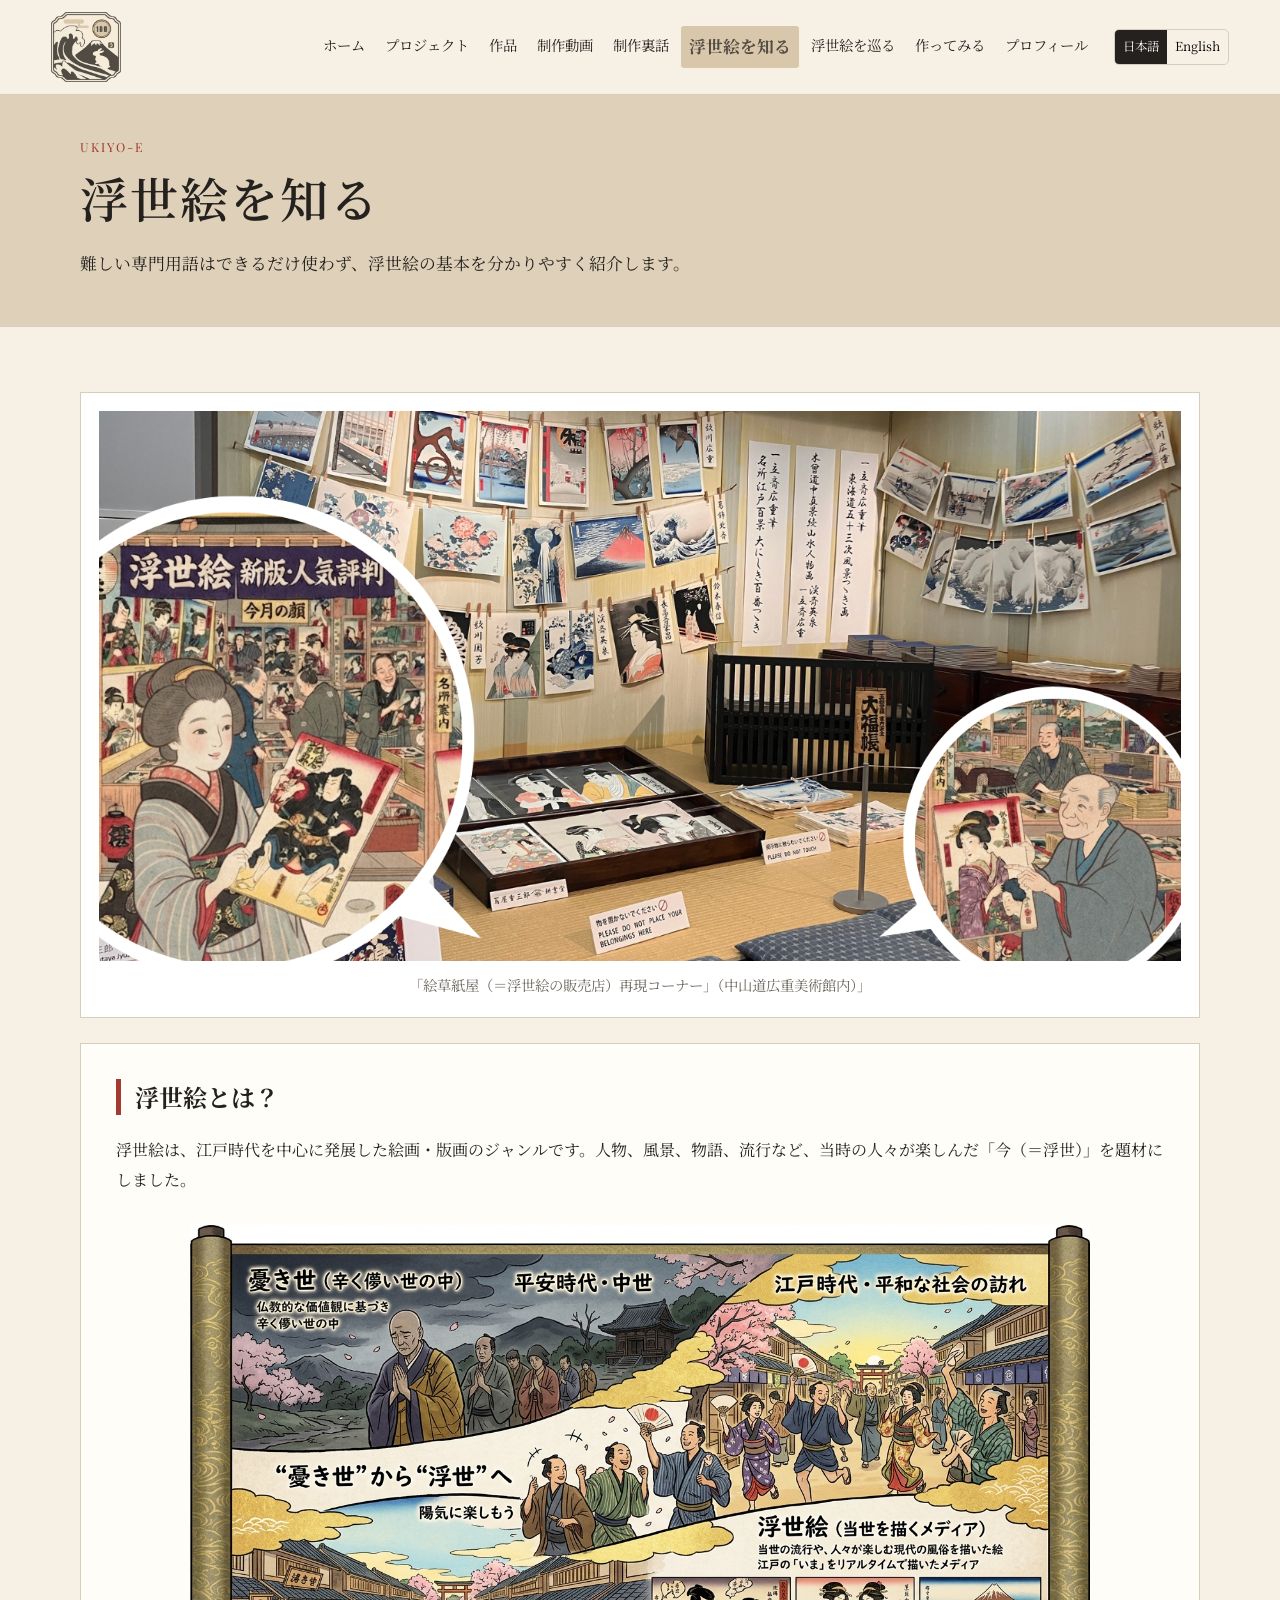
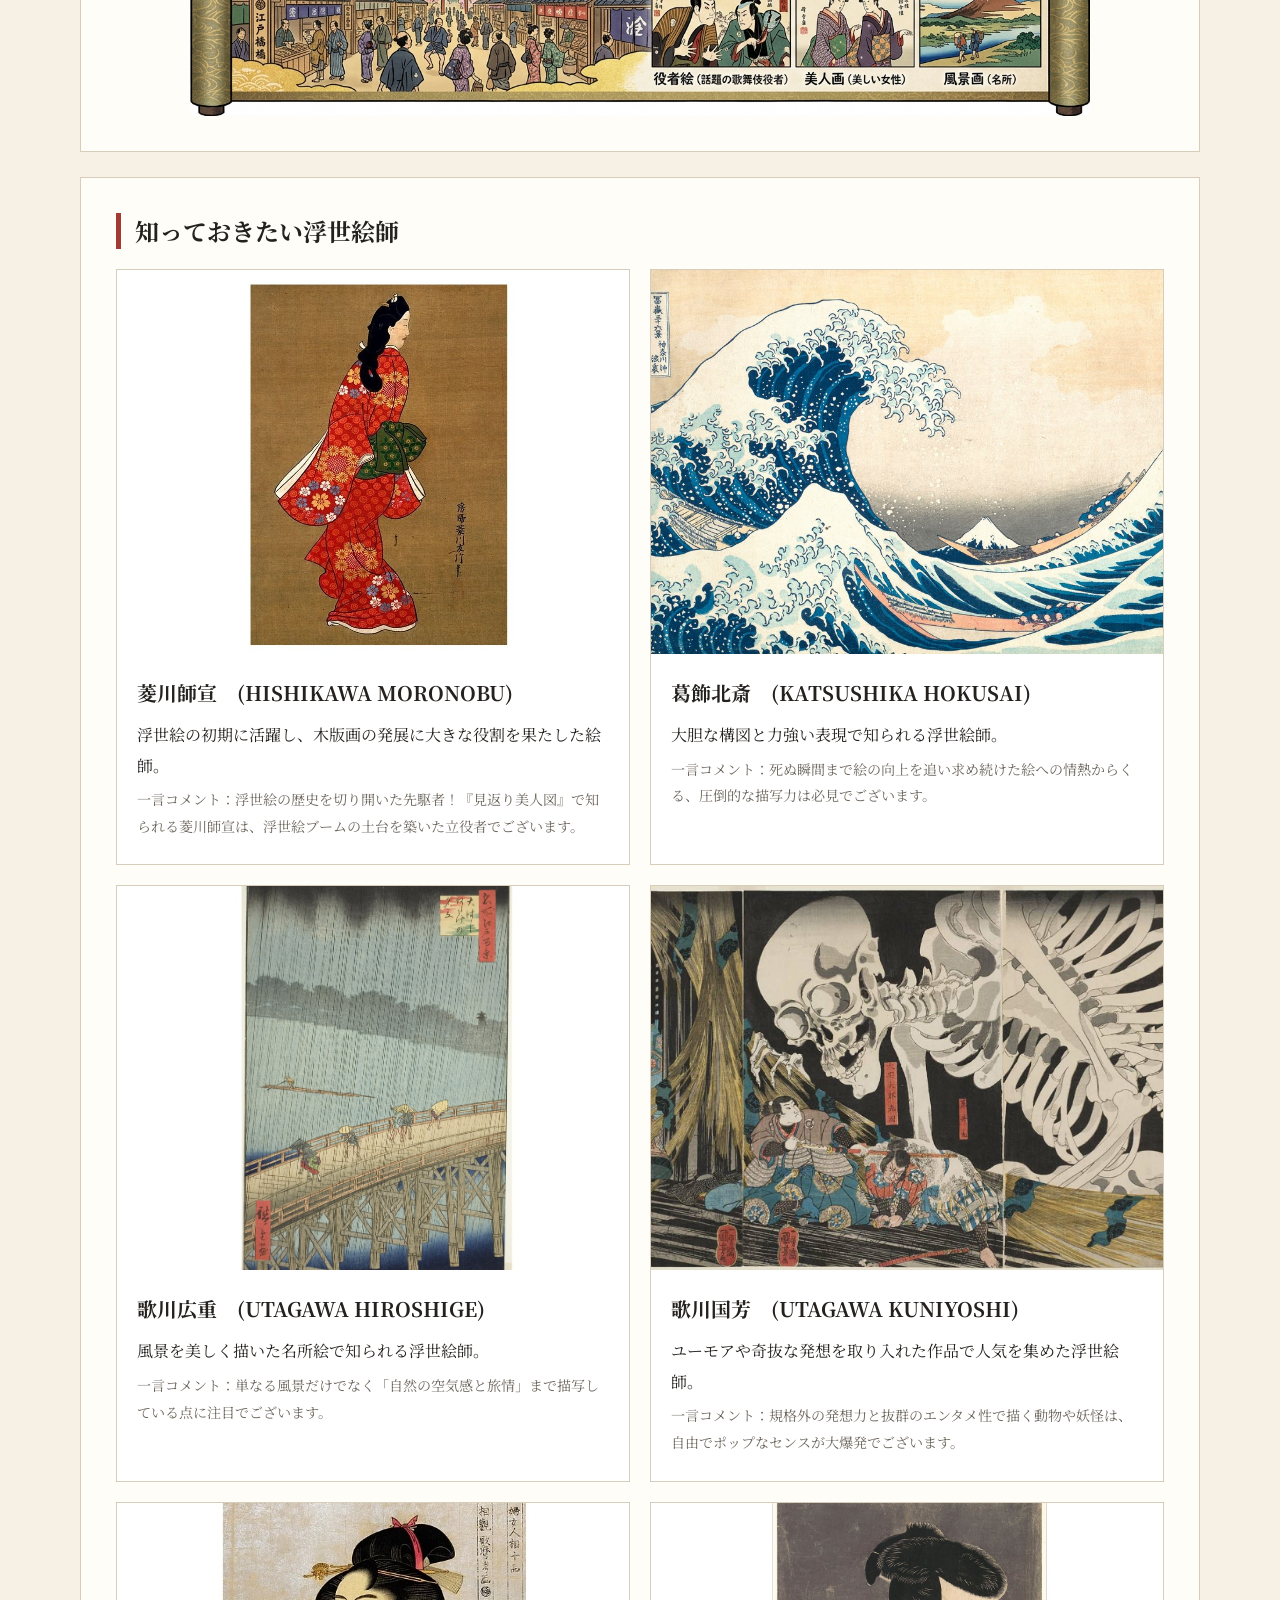
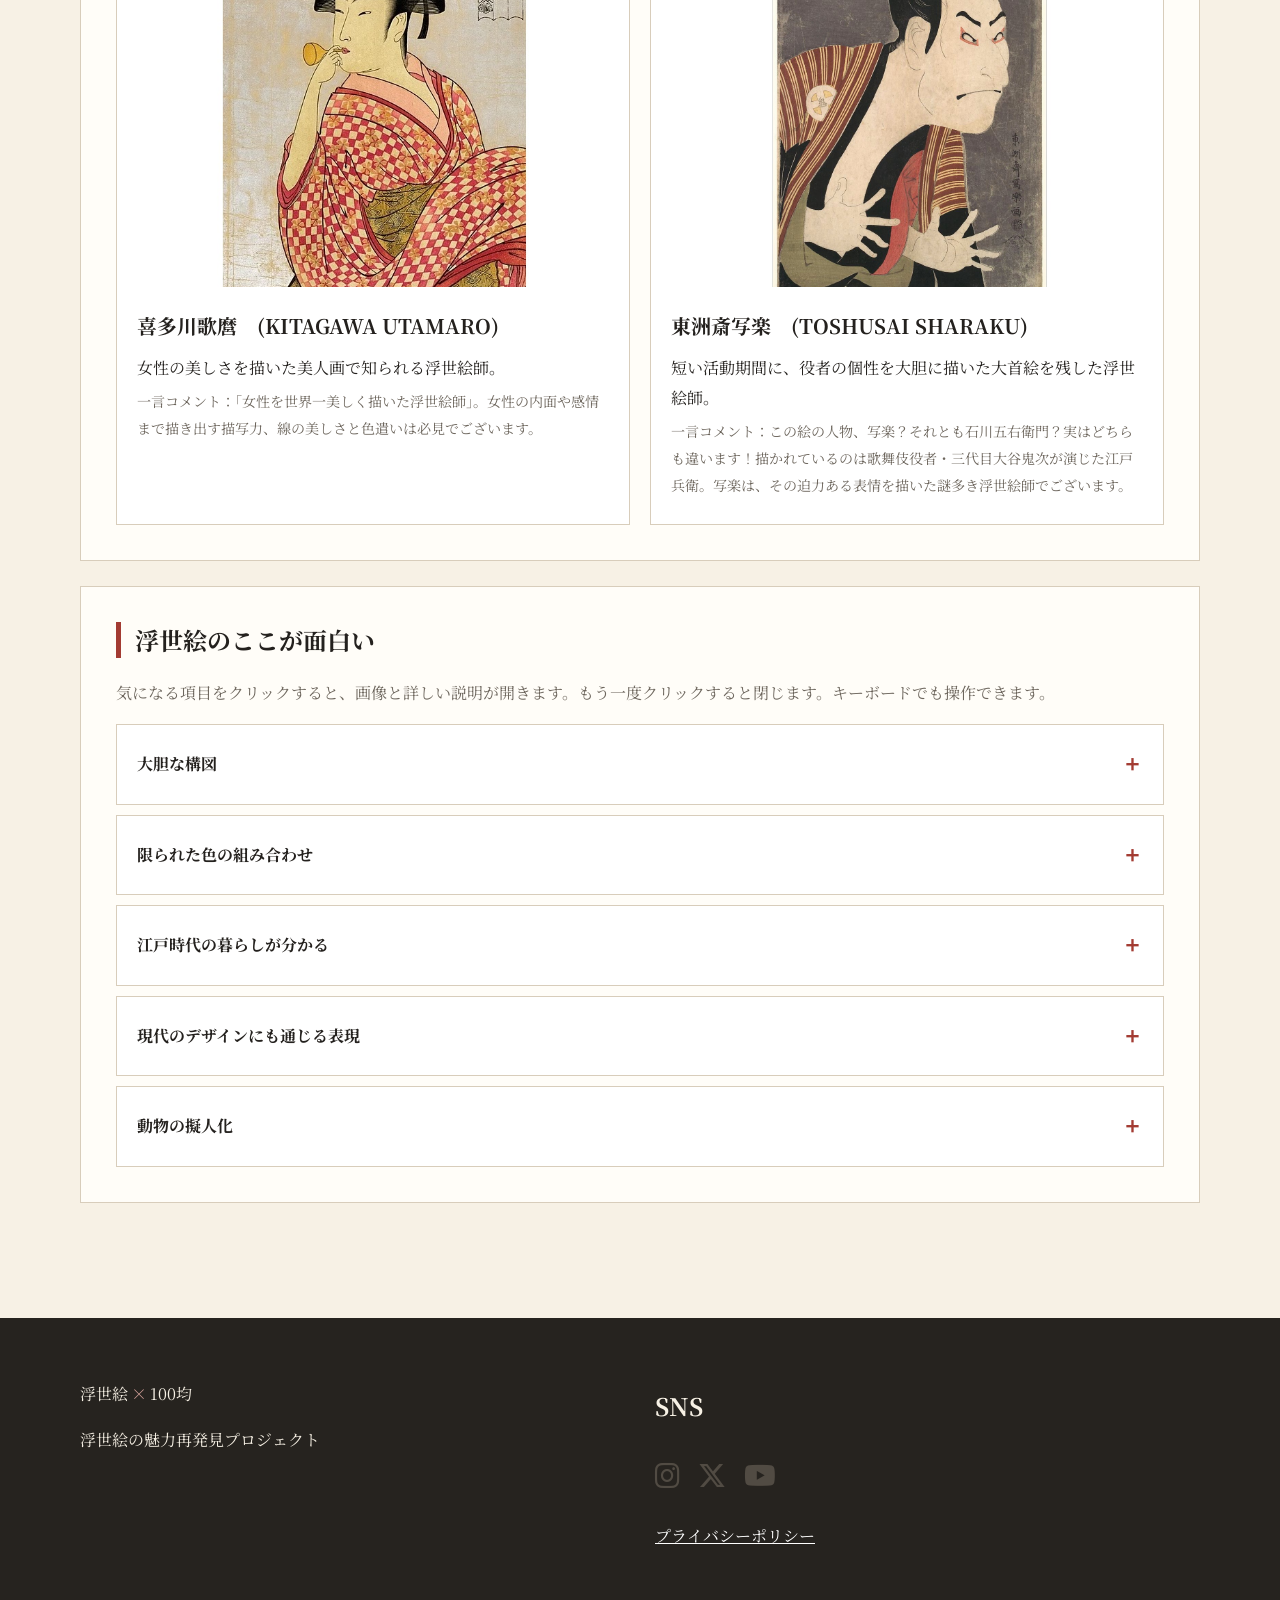
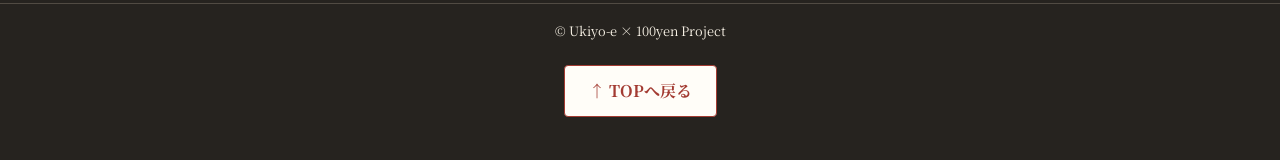
<file: ukiyoe.html>
<!DOCTYPE html>
<html lang="ja">

<head>
    <meta charset="UTF-8">
    <meta name="viewport" content="width=device-width, initial-scale=1.0">
    <meta name="description" content="浮世絵を知る｜浮世絵×100均プロジェクト">
    <title>浮世絵を知る｜浮世絵×100均</title>
    <link rel="stylesheet" href="css/style.css">
    <link rel="stylesheet" href="https://cdnjs.cloudflare.com/ajax/libs/font-awesome/6.7.2/css/all.min.css">

    <script async src="https://www.googletagmanager.com/gtag/js?id=G-CPS1Z0LVFZ"></script>
    <script>window.dataLayer = window.dataLayer || []; function gtag() {dataLayer.push(arguments);} gtag('js', new Date()); gtag('config', 'G-CPS1Z0LVFZ');</script>
</head>

<body>
    <div id="top"></div>
    <a class="skip-link" href="#main">本文へ移動</a>
    <header class="site-header">
        <div class="header-inner">
            <a class="logo" href="index.html" aria-label="浮世絵×100均 ホーム">
                <img src="images/sitelogo.png" alt="浮世絵×100均">
            </a>
            <button class="menu-button" aria-controls="global-nav" aria-expanded="false">☰ <span data-ja="メニュー"
                    data-en="Menu">メニュー</span></button>
            <nav id="global-nav" class="global-nav" aria-label="メインメニュー">
                <ul>
                    <li><a href="index.html" data-ja="ホーム" data-en="Home">ホーム</a></li>
                    <li><a href="project.html" data-ja="プロジェクト" data-en="Project">プロジェクト</a></li>
                    <li><a href="gallery.html" data-ja="作品" data-en="Gallery">作品</a></li>
                    <li><a href="making.html" data-ja="制作動画" data-en="Making Videos">制作動画</a></li>
                    <li><a href="story.html" data-ja="制作裏話" data-en="Behind the Scenes">制作裏話</a></li>
                    <li><a href="ukiyoe.html" data-ja="浮世絵を知る" data-en="Learn Ukiyo-e">浮世絵を知る</a></li>
                    <li><a href="map.html" data-ja="浮世絵を巡る" data-en="Explore Ukiyo-e">浮世絵を巡る</a></li>
                    <li><a href="try.html" data-ja="作ってみる" data-en="Try It">作ってみる</a></li>
                    <li><a href="about.html" data-ja="プロフィール" data-en="About">プロフィール</a></li>
                </ul>
            </nav>
            <div class="lang-switch" aria-label="言語切り替え">
                <button type="button" class="lang-btn active" data-lang="ja">日本語</button>
                <button type="button" class="lang-btn" data-lang="en">English</button>
            </div>
        </div>
    </header>
    <main id="main">
        <section class="page-hero">
            <div class="container">
                <p class="section-label">UKIYO-E</p>
                <h1><span data-ja="浮世絵を知る" data-en="Learn About Ukiyo-e">浮世絵を知る</span></h1>
                <p class="lead"><span data-ja="難しい専門用語はできるだけ使わず、浮世絵の基本を分かりやすく紹介します。"
                        data-en="We introduce the basics of Ukiyo-e in simple language.">難しい専門用語はできるだけ使わず、浮世絵の基本を分かりやすく紹介します。</span>
                </p>
            </div>
        </section>
        <div class="container page-content">
            <section class="visual-block"><img src="images/shiru_top.png" alt="「絵草紙屋（＝浮世絵の販売店）再現コーナー」（中山道広重美術館内）の写真」"
                    data-alt-ja="「絵草紙屋（＝浮世絵の販売店）再現コーナー」（中山道広重美術館内）」"
                    data-alt-en="Placeholder visual representing the world of Ukiyo-e">
                <p data-ja="「絵草紙屋（＝浮世絵の販売店）再現コーナー」（中山道広重美術館内）」"
                    data-en="Placeholder visual representing the world of Ukiyo-e">
                    「絵草紙屋（＝浮世絵の販売店）再現コーナー」（中山道広重美術館内）」</p>
            </section>

            <section class="content-block">
                <h2>
                    <span data-ja="浮世絵とは？" data-en="What Is Ukiyo-e?">浮世絵とは？</span>
                </h2>

                <p data-ja="浮世絵は、江戸時代を中心に発展した絵画・版画のジャンルです。人物、風景、物語、流行など、当時の人々が楽しんだ「今（＝浮世）」を題材にしました。"
                    data-en="Ukiyo-e is a genre of painting and printmaking that flourished mainly during the Edo period. It portrayed people, landscapes, stories, trends, and the everyday life of its time.">
                    浮世絵は、江戸時代を中心に発展した絵画・版画のジャンルです。人物、風景、物語、流行など、当時の人々が楽しんだ「今」を題材にしました。
                </p>

                <!-- 横長画像 -->
                <div class="history-image">
                    <img src="images/ukiyoehistory.jpg" alt="浮世絵の歴史">
                </div>
            </section>

            <section class="content-block">
                <h2><span data-ja="知っておきたい浮世絵師" data-en="Ukiyo-e Artists to Know">知っておきたい浮世絵師</span></h2>
                <div class="artist-grid">
                    <article class="artist-card" data-artist="Hishikawa Moronobu">

                        <div class="artist-image"><img src="images/artist00.jpg" alt="菱川師宣の作品用仮画像"
                                data-alt-ja="菱川師宣の作品用仮画像"
                                data-alt-en="Placeholder image for works by Katsushika Hokusai"></div>

                        <div class="artist-body">
                            <h3><span data-ja="菱川師宣&emsp;(HISHIKAWA MORONOBU)"
                                    data-en="Hishikawa Moronobu">菱川師宣&emsp;(HISHIKAWA MORONOBU)</span></h3>
                            <p><span data-ja="浮世絵の初期に活躍し、木版画の発展に大きな役割を果たした絵師。"
                                    data-en="An early ukiyo-e pioneer who helped establish the woodblock-print tradition.">浮世絵の初期に活躍し、木版画の発展に大きな役割を果たした絵師。</span>
                            </p>
                            <p class="replace-note"><span
                                    data-ja="一言コメント：浮世絵の歴史を切り開いた先駆者！『見返り美人図』で知られる菱川師宣は、浮世絵ブームの土台を築いた立役者でございます。"
                                    data-en="Best known for Beauty Looking Back, he brought everyday Edo life and beauty into art.">一言コメント：浮世絵の歴史を切り開いた先駆者！『見返り美人図』で知られる菱川師宣は、浮世絵ブームの土台を築いた立役者でございます。</span>
                            </p>
                        </div>
                    </article>

                    <article class="artist-card" data-artist="Katsushika Hokusai">
                        <div class="artist-image"><img src="images/artist01.jpg" alt="葛飾北斎の作品用仮画像"
                                data-alt-ja="葛飾北斎の作品用仮画像"
                                data-alt-en="Placeholder image for works by Katsushika Hokusai"></div>
                        <div class="artist-body">
                            <h3><span data-ja="葛飾北斎&emsp;(KATSUSHIKA HOKUSAI)"
                                    data-en="Katsushika Hokusai">葛飾北斎&emsp;(KATSUSHIKA HOKUSAI)</span></h3>
                            <p><span data-ja="大胆な構図と力強い表現で知られる浮世絵師。"
                                    data-en="Known for bold compositions and powerful visual expression.">大胆な構図と力強い表現で知られる浮世絵師。</span>
                            </p>
                            <p class="replace-note"><span data-ja="一言コメント：死ぬ瞬間まで絵の向上を追い求め続けた絵への情熱からくる、圧倒的な描写力は必見でございます。"
                                    data-en="Replace this image file later to update the artwork.">一言コメント：死ぬ瞬間まで絵の向上を追い求め続けた絵への情熱からくる、圧倒的な描写力は必見でございます。</span>
                            </p>
                        </div>
                    </article>
                    <article class="artist-card" data-artist="Utagawa Hiroshige">
                        <div class="artist-image"><img src="images/artist02.jpg" alt="歌川広重の作品用仮画像"
                                data-alt-ja="歌川広重の作品用仮画像"
                                data-alt-en="Placeholder image for works by Utagawa Hiroshige"></div>
                        <div class="artist-body">
                            <h3><span data-ja="歌川広重&emsp;(UTAGAWA HIROSHIGE)"
                                    data-en="Utagawa Hiroshige">歌川広重&emsp;(UTAGAWA HIROSHIGE)</span></h3>
                            <p><span data-ja="風景を美しく描いた名所絵で知られる浮世絵師。"
                                    data-en="Known for atmospheric landscapes and famous-place prints.">風景を美しく描いた名所絵で知られる浮世絵師。</span>
                            </p>
                            <p class="replace-note"><span data-ja="一言コメント：単なる風景だけでなく「自然の空気感と旅情」まで描写している点に注目でございます。"
                                    data-en="Replace this image file later to update the artwork.">一言コメント：単なる風景だけでなく「自然の空気感と旅情」まで描写している点に注目でございます。</span>
                            </p>
                        </div>
                    </article>
                    <article class="artist-card" data-artist="Utagawa Kuniyoshi">
                        <div class="artist-image"><img src="images/artist03.jpg" alt="歌川国芳の作品用仮画像"
                                data-alt-ja="歌川国芳の作品用仮画像"
                                data-alt-en="Placeholder image for works by Utagawa Kuniyoshi"></div>
                        <div class="artist-body">
                            <h3><span data-ja="歌川国芳&emsp;(UTAGAWA KUNIYOSHI)"
                                    data-en="Utagawa Kuniyoshi">歌川国芳&emsp;(UTAGAWA KUNIYOSHI)</span></h3>
                            <p><span data-ja="ユーモアや奇抜な発想を取り入れた作品で人気を集めた浮世絵師。"
                                    data-en="Popular for works filled with humor and unconventional ideas.">ユーモアや奇抜な発想を取り入れた作品で人気を集めた浮世絵師。</span>
                            </p>
                            <p class="replace-note"><span
                                    data-ja="一言コメント：規格外の発想力と抜群のエンタメ性で描く動物や妖怪は、自由でポップなセンスが大爆発でございます。"
                                    data-en="Replace this image file later to update the artwork.">一言コメント：規格外の発想力と抜群のエンタメ性で描く動物や妖怪は、自由でポップなセンスが大爆発でございます。</span>
                            </p>
                        </div>
                    </article>
                    <article class="artist-card" data-artist="Kitagawa Utamaro">
                        <div class="artist-image"><img src="images/artist04.jpg" alt="喜多川歌麿の作品用仮画像"
                                data-alt-ja="喜多川歌麿の作品用仮画像"
                                data-alt-en="Placeholder image for works by Kitagawa Utamaro"></div>
                        <div class="artist-body">
                            <h3><span data-ja="喜多川歌麿&emsp;(KITAGAWA UTAMARO)"
                                    data-en="Kitagawa Utamaro">喜多川歌麿&emsp;(KITAGAWA UTAMARO)</span></h3>
                            <p><span data-ja="女性の美しさを描いた美人画で知られる浮世絵師。"
                                    data-en="Known for portraits celebrating the beauty and expressions of women.">女性の美しさを描いた美人画で知られる浮世絵師。</span>
                            </p>
                            <p class="replace-note"><span
                                    data-ja="一言コメント：「女性を世界一美しく描いた浮世絵師」。女性の内面や感情まで描き出す描写力、線の美しさと色遣いは必見でございます。"
                                    data-en="Replace this image file later to update the artwork.">一言コメント：「女性を世界一美しく描いた浮世絵師」。女性の内面や感情まで描き出す描写力、線の美しさと色遣いは必見でございます</span>
                            </p>
                        </div>
                    </article>
                    <article class="artist-card" data-artist="Toshusai Sharaku">


                        <div class="artist-image"><img src="images/artist05.jpg" alt="東洲斎写楽の作品用仮画像"
                                data-alt-ja="東洲斎写楽の作品用仮画像"
                                data-alt-en="Placeholder image for works by Toshusai Sharaku"></div>


                        <div class="artist-body">
                            <h3><span data-ja="東洲斎写楽&emsp;(TOSHUSAI SHARAKU)"
                                    data-en="Toshusai Sharaku">東洲斎写楽&emsp;(TOSHUSAI SHARAKU)</span></h3>
                            <p><span data-ja="短い活動期間に、役者の個性を大胆に描いた大首絵を残した浮世絵師。"
                                    data-en="Known for striking close-up portraits of kabuki actors, created during a brief career.">短い活動期間に、役者の個性を大胆に描いた大首絵を残した浮世絵師。</span>
                            </p>
                            <p class="replace-note"><span data-ja="一言コメント：この絵の人物、写楽？それとも石川五右衛門？実はどちらも違います！描かれているのは歌舞伎役者・三代目大谷鬼次が演じた江戸兵衛。写楽は、その迫力ある表情を描いた謎多き浮世絵師でございます。"
                                    data-en="His expressive actor portraits capture striking personalities and theatrical intensity.">一言コメント：この絵の人物、写楽？それとも石川五右衛門？実はどちらも違います！描かれているのは歌舞伎役者・三代目大谷鬼次が演じた江戸兵衛。写楽は、その迫力ある表情を描いた謎多き浮世絵師でございます。</span>
                            </p>
                        </div>
                    </article>
                </div>
            </section>
            <section class="content-block">
                <h2><span data-ja="浮世絵のここが面白い" data-en="What Makes Ukiyo-e Fascinating">浮世絵のここが面白い</span></h2>
                <p class="accordion-intro"><span data-ja="気になる項目をクリックすると、画像と詳しい説明が開きます。もう一度クリックすると閉じます。キーボードでも操作できます。"
                        data-en="Click an item to open an image and a detailed explanation. Click again to close it. Keyboard controls are also supported.">気になる項目をクリックすると、画像と詳しい説明が開きます。もう一度クリックすると閉じます。キーボードでも操作できます。</span>
                </p>
                <div class="accordion-list">
                    <article class="accordion-item"><button type="button" class="accordion-trigger"
                            aria-expanded="false" aria-controls="fun-1" id="fun-1-trigger"><span data-ja="大胆な構図"
                                data-en="Bold compositions">大胆な構図</span><span class="accordion-icon"
                                aria-hidden="true">＋</span></button>
                        <div id="fun-1" class="accordion-panel" role="region" aria-labelledby="fun-1-trigger" hidden>
                            <img src="images/fun01.jpg" alt="大胆な構図を表す仮画像" data-alt-ja="大胆な構図を表す仮画像"
                                data-alt-en="Placeholder image illustrating bold compositions">
                            <div>
                                <h3><span data-ja="大胆な構図" data-en="Bold compositions">大胆な構図</span></h3>
                                <p data-ja="画面の一部を大きく切り取ったり、斜めに配置したりすることで、見る人の視線を強く引きつけます。遠近感や余白の使い方も、現代のグラフィックデザインに通じる面白さがあります。"
                                    data-en="Large crops, diagonal arrangements, strong perspective, and intentional empty space create compositions that immediately attract the eye. These ideas still feel fresh in modern graphic design.">
                                    画面の一部を大きく切り取ったり、斜めに配置したりすることで、見る人の視線を強く引きつけます。遠近感や余白の使い方も、現代のグラフィックデザインに通じる面白さがあります。
                                </p>
                            </div>
                        </div>
                    </article>
                    <article class="accordion-item"><button type="button" class="accordion-trigger"
                            aria-expanded="false" aria-controls="fun-2" id="fun-2-trigger"><span data-ja="限られた色の組み合わせ"
                                data-en="Limited color combinations">限られた色の組み合わせ</span><span class="accordion-icon"
                                aria-hidden="true">＋</span></button>
                        <div id="fun-2" class="accordion-panel" role="region" aria-labelledby="fun-2-trigger" hidden>
                            <img src="images/fun02.jpg" alt="限られた色の組み合わせを表す仮画像" data-alt-ja="限られた色の組み合わせを表す仮画像"
                                data-alt-en="Placeholder image illustrating limited color combinations">
                            <div>
                                <h3><span data-ja="限られた色の組み合わせ" data-en="Limited color combinations">限られた色の組み合わせ</span>
                                </h3>
                                <p data-ja="使える顔料や版の制約がある中で、少ない色を効果的に組み合わせ、画面全体の印象を作り上げました。色数を絞るからこそ生まれる統一感も魅力です。"
                                    data-en="Artists created a unified visual impression by combining a limited palette effectively. The restraint itself becomes part of the beauty.">
                                    使える顔料や版の制約がある中で、少ない色を効果的に組み合わせ、画面全体の印象を作り上げました。色数を絞るからこそ生まれる統一感も魅力です。</p>
                            </div>
                        </div>
                    </article>
                    <article class="accordion-item"><button type="button" class="accordion-trigger"
                            aria-expanded="false" aria-controls="fun-3" id="fun-3-trigger"><span data-ja="江戸時代の暮らしが分かる"
                                data-en="A window into Edo life">江戸時代の暮らしが分かる</span><span class="accordion-icon"
                                aria-hidden="true">＋</span></button>
                        <div id="fun-3" class="accordion-panel" role="region" aria-labelledby="fun-3-trigger" hidden>
                            <img src="images/fun03.jpg" alt="江戸時代の暮らしを表す仮画像" data-alt-ja="江戸時代の暮らしを表す仮画像"
                                data-alt-en="Placeholder image illustrating Edo life">
                            <div>
                                <h3><span data-ja="江戸時代の暮らしが分かる" data-en="A window into Edo life">江戸時代の暮らしが分かる</span>
                                </h3>
                                <p data-ja="浮世絵には、服装、食事、仕事、町の風景、流行など、その時代の人々の生活が描かれています。絵を見ることが、当時の文化を知る入口になります。"
                                    data-en="Ukiyo-e records clothing, food, work, streets, trends, and other details of everyday life. Looking closely at the pictures offers a vivid doorway into Edo culture.">
                                    浮世絵には、服装、食事、仕事、町の風景、流行など、その時代の人々の生活が描かれています。絵を見ることが、当時の文化を知る入口になります。</p>
                            </div>
                        </div>
                    </article>
                    <article class="accordion-item"><button type="button" class="accordion-trigger"
                            aria-expanded="false" aria-controls="fun-4" id="fun-4-trigger"><span
                                data-ja="現代のデザインにも通じる表現"
                                data-en="Expressions that connect with modern design">現代のデザインにも通じる表現</span><span
                                class="accordion-icon" aria-hidden="true">＋</span></button>
                        <div id="fun-4" class="accordion-panel" role="region" aria-labelledby="fun-4-trigger" hidden>
                            <img src="images/fun04.jpg" alt="現代のデザインにも通じる表現を表す仮画像" data-alt-ja="現代のデザインにも通じる表現を表す仮画像"
                                data-alt-en="Placeholder image illustrating links to modern design">
                            <div>
                                <h3><span data-ja="現代のデザインにも通じる表現"
                                        data-en="Expressions that connect with modern design">現代のデザインにも通じる表現</span></h3>
                                <p data-ja="大胆なトリミング、平面的な色面、繰り返しのパターン、タイポグラフィのような文字表現など、現代のポスターやイラストにも通じる要素が見つかります。"
                                    data-en="Bold cropping, flat areas of color, repeated patterns, and expressive lettering can all be found in forms that resonate with posters and illustrations today.">
                                    大胆なトリミング、平面的な色面、繰り返しのパターン、タイポグラフィのような文字表現など、現代のポスターやイラストにも通じる要素が見つかります。</p>
                            </div>
                        </div>
                    </article>

                    <article class="accordion-item"><button type="button" class="accordion-trigger"
                            aria-expanded="false" aria-controls="fun-5" id="fun-5-trigger"><span data-ja="動物の擬人化"
                                data-en="anthropomorphic animals">動物の擬人化</span><span class="accordion-icon"
                                aria-hidden="true">＋</span></button>
                        <div id="fun-5" class="accordion-panel" role="region" aria-labelledby="fun-5-trigger" hidden>
                            <img src="images/fun05.jpg" alt="擬人化された動物の画像" data-alt-ja="擬人化された動物の画像"
                                data-alt-en="anthropomorphic animals">
                            <div>
                                <h3><span data-ja="動物の擬人化" data-en="anthropomorphic animals">動物の擬人化</span></h3>
                                <p data-ja="動物たちが、人間と同じように酒を飲み、商売をし、お洒落を楽しむなどの姿は滑稽でありつつ愛らしく、人間味あふれるユーモアを感じます。"
                                    data-en="It is both comical and adorable to see animals drinking, doing business, and enjoying fashion just like humans, giving us a sense of humor that is full of human touch.">
                                    動物たちが、人間と同じように酒を飲み、商売をし、お洒落を楽しむなどの姿は滑稽でありつつ愛らしく、人間味あふれるユーモアを感じます。</p>
                            </div>
                        </div>
                    </article>

                </div>
            </section>
        </div>
    </main>

    <footer class="site-footer">
        <div class="container footer-grid">

            <div>
                <p class="logo">浮世絵<span>×</span>100均</p>
                <p data-ja="浮世絵の魅力再発見プロジェクト" data-en="Rediscovering the Charm of Ukiyo-e">
                    浮世絵の魅力再発見プロジェクト
                </p>
            </div>

            <div>
                <h2>SNS</h2>

                <div class="sns-links">

                    <!-- Instagram -->
                    <a href="https://www.instagram.com/usamaro_ukiyoe100pj/" target="_blank" rel="noopener"
                        aria-label="Instagram">
                        <i class="fa-brands fa-instagram"></i>
                    </a>

                    <!-- X -->
                    <a href="https://x.com/usamaro_ukiyoe" target="_blank" rel="noopener" aria-label="X">
                        <i class="fa-brands fa-x-twitter"></i>
                    </a>

                    <!-- YouTube -->
                    <a href="https://www.youtube.com/@usamaro_ukiyoe100pj" target="_blank" rel="noopener"
                        aria-label="YouTube">
                        <i class="fa-brands fa-youtube"></i>
                    </a>

                </div>

                <!-- プライバシーポリシー -->
                <p>
                    <a href="privacy.html">プライバシーポリシー</a>
                </p>
            </div>

        </div>

        <p class="copyright">© Ukiyo-e × 100yen Project</p>
        <div class="back-to-top-wrap"><a class="back-to-top" href="#top" data-track="back_to_top"><span
                    data-ja="↑ TOPへ戻る" data-en="↑ Back to top">↑ TOPへ戻る</span></a></div>
    </footer>

    <script src="js/script.js"></script>
</body>

</html>
</file>
<file: css/style.css>
@import url('https://fonts.googleapis.com/css2?family=Noto+Serif+JP:wght@400;500;700&family=Playfair+Display:wght@500;700&family=Yuji+Boku&display=swap');

:root {
    --ink: #24211e;
    --red: #a33b32;
    --red-dark: #7d2924;
    --cream: #f7f1e5;
    --paper: #fffdf8;
    --line: #d8cdbb;
    --muted: #6d665d;
    --max: 1120px
}

* {
    box-sizing: border-box
}

html {
    scroll-behavior: smooth
}

body {
    margin: 0;
    color: var(--ink);
    background: var(--cream);
    font-family: "Noto Serif JP", serif;
    line-height: 1.9
}

img,
video {
    max-width: 100%;
    height: auto;
    display: block
}

a {
    color: inherit
}

button {
    font: inherit
}

.skip-link {
    position: absolute;
    left: 10px;
    top: -100px;
    background: #fff;
    padding: 8px 12px;
    z-index: 1000
}

.skip-link:focus {
    top: 10px
}

.site-header {
    position: sticky;
    top: 0;
    z-index: 100;
    background: rgba(247, 241, 229, .97);
    border-bottom: 1px solid var(--line)
}

.header-inner {
    max-width: 1280px;
    margin: auto;
    padding: 12px 4%;
    display: flex;
    align-items: center;
    gap: 18px
}

.logo {
    display: block;
    text-decoration: none;
    white-space: nowrap;
}

.logo img {
    display: block;
    width: 70px;
    height: auto;
}

.logo span {
    color: var(--red);
    padding: 0 3px
}

.global-nav {
    margin-left: auto
}

.global-nav ul {
    display: flex;
    flex-wrap: wrap;
    gap: 4px;
    list-style: none;
    margin: 0;
    padding: 0
}

.global-nav a {
    display: block;
    padding: 5px 8px;
    text-decoration: none;
    font-size: .9rem;
    border-radius: 4px
}

.global-nav a:hover,
.global-nav a:focus {
    background: #eadfce
}

.menu-button {
    display: none;
    background: none;
    border: 1px solid var(--line);
    padding: 6px 10px;
    border-radius: 4px
}

.lang-switch {
    display: flex;
    border: 1px solid var(--line);
    border-radius: 5px;
    overflow: hidden
}

.lang-btn {
    border: 0;
    background: transparent;
    padding: 5px 8px;
    cursor: pointer;
    font-size: .78rem
}

.lang-btn.active {
    background: var(--ink);
    color: #fff
}

.hero {
    background: #d8c7aa;
    min-height: 520px;
    display: grid;
    place-items: center;
    text-align: center;
    position: relative;
    overflow: hidden
}

.hero:after {
    content: "";
    position: absolute;
    inset: 0;
    background-image: repeating-linear-gradient(0deg, transparent 0 8px, rgba(80, 50, 30, .035) 9px 10px);
    pointer-events: none
}

.hero-inner {
    position: relative;
    z-index: 1;
    padding: 70px 20px
}

.eyebrow,
.section-label,
.tag {
    letter-spacing: .16em;
    font-family: "Playfair Display", serif;
    font-size: .78rem
}

.hero h1 {
    font-size: clamp(2.4rem, 7vw, 5rem);
    line-height: 1.25;
    margin: 18px 0;
    font-weight: 700
}

.hero-lead {
    font-size: 1.1rem
}

.button {
    display: inline-block;
    padding: 11px 25px;
    text-decoration: none;
    border: 1px solid var(--ink);
    margin-top: 16px
}

.button-primary {
    background: var(--red);
    color: #fff;
    border-color: var(--red)
}

.button-primary:hover {
    background: var(--red-dark)
}

.container {
    width: min(var(--max), 92%);
    margin: auto
}

.narrow {
    max-width: 820px
}

.section {
    padding: 80px 0
}

.paper-section {
    background: var(--paper)
}

.intro {
    text-align: center
}

.section-heading {
    display: flex;
    align-items: end;
    justify-content: space-between;
    gap: 20px;
    margin-bottom: 30px
}

.section-heading h2,
.intro h2 {
    margin: 0;
    font-size: clamp(1.6rem, 3vw, 2.4rem);
    line-height: 1.5
}

.section-label {
    color: var(--red);
    margin: 0 0 5px
}

.text-link {
    font-weight: 700;
    text-decoration: underline;
    text-underline-offset: 4px
}

.card-grid {
    display: grid;
    grid-template-columns: repeat(3, 1fr);
    gap: 25px
}

.card {
    background: #fff;
    border: 1px solid var(--line);
    box-shadow: 0 4px 12px rgba(60, 40, 20, .05)
}

.card img {
    width: 100%;
    aspect-ratio: 3/4; /* 縦4・横3の比率にする場合は「3/4」にします */
    object-fit: contain; /* 画像を切らさずに枠内に収める */
    background: #e6d8c1;
}

.card-body {
    padding: 22px
}

.card h2,
.card h3 {
    margin: 4px 0 8px
}

.card p {
    margin: 4px 0
}

.tag {
    color: var(--red);
    margin: 0
}

.feature-grid {
    display: grid;
    grid-template-columns: repeat(2, 1fr);
    gap: 18px
}

.feature-card {
    padding: 28px;
    background: #fff;
    border: 1px solid var(--line);
    text-decoration: none
}

.feature-card:hover {
    border-color: var(--red)
}

.feature-no {
    color: var(--red);
    font-family: "Playfair Display", serif
}

.feature-card h2 {
    margin: 4px 0
}

.cta-section {
    background: #ded0b9;
    text-align: center
}

.cta h2 {
    font-size: clamp(1.8rem, 4vw, 3rem);
    line-height: 1.5
}

.page-hero {
    padding: 40px 0 30px;
    background: #ded0b9;
    border-bottom: 1px solid var(--line)
}

.page-hero h1 {
    font-family: "Noto Serif JP", serif;
    font-weight: 600;
    letter-spacing: .04em;
    font-size: clamp(2rem, 5vw, 3rem);
    margin: 5px 0 15px;
    line-height: 1.4
}
.lead {
    max-width: 800px;
    font-size: 1.05rem
}

.page-content {
    padding: 65px 0 90px
}

.content-block {
    background: var(--paper);
    padding: 35px;
    margin-bottom: 25px;
    border: 1px solid var(--line)
}

.content-block h2 {
    margin-top: 0;
    border-left: 5px solid var(--red);
    padding-left: 14px;
    line-height: 1.5
}

.number-list,
.steps,
.profile-grid,
.material-grid {
    display: grid;
    grid-template-columns: repeat(2, 1fr);
    gap: 18px
}

.number-list>div,
.steps>div,
.profile-grid>div,
.material-grid>div {
    border: 1px solid var(--line);
    padding: 20px;
    background: #fff
}

.number-list b,
.steps b {
    font-family: "Playfair Display";
    font-size: 1.6rem;
    color: var(--red)
}

.video-placeholder {
    background: #171513;
    color: #fff;
    padding: 30px;
    text-align: center;
    margin-bottom: 25px
}

.video-placeholder video {
    width: 900px;
    margin: 25px auto 0;
    background: #000
}

.video-icon {
    font-size: 3rem;
    color: #d8c7aa
}

.story-card {
    background: #fff;
    padding: 40px;
    margin-bottom: 25px;
    border: 1px solid var(--line)
}

blockquote {
    display: flex;
    align-items: flex-start;
    gap: 18px;

    border-left: 4px solid var(--red);
    padding: 15px 20px;
    margin: 25px 0;
    font-size: 1.15rem;
    background: #f3ecdf;
}

/* blockquote内のキャラクター */
blockquote img {
    width: 70px;
    height: 70px;
    object-fit: contain;
    flex-shrink: 0;
}

/* blockquote内の文章 */
blockquote div {
    min-width: 0;
}

.check-list {
    padding-left: 1.4em
}

.check-list li {
    margin: 7px 0
}

.map-note,
.cta-box {
    padding: 30px;
    background: #ded0b9;
    border: 1px solid var(--line);
    margin-bottom: 25px
}

.spot-list {
    display: grid;
    gap: 16px
}

.spot-list article {
    background: #fff;
    padding: 25px;
    border: 1px solid var(--line);
    display: grid;
    grid-template-columns: 50px 1fr;
    column-gap: 15px
}

.spot-list span {
    color: var(--red);
    font-family: "Playfair Display";
    font-size: 1.5rem
}

.spot-list h2 {
    margin: 0
}

.howto {
    counter-reset: step;
    list-style: none;
    padding: 0
}

.howto li {
    counter-increment: step;
    border-bottom: 1px solid var(--line);
    padding: 18px 0
}

.howto li:before {
    content: counter(step, decimal-leading-zero);
    color: var(--red);
    font-family: "Playfair Display";
    font-size: 1.5rem;
    margin-right: 15px
}

.howto b {
    display: block
}

.howto span {
    display: block;
    margin-left: 50px;
    color: var(--muted)
}

.profile-main {
    display: grid;
    grid-template-columns: 300px 1fr;
    gap: 40px;
    background: #fff;
    padding: 35px;
    border: 1px solid var(--line);
    margin-bottom: 25px
}

.profile-photo {
    min-height: 280px;
    background: #d8c7aa;
    display: grid;
    place-items: center;
    font-family: "Playfair Display";
    letter-spacing: .15em
}

.site-footer {
    background: #26231f;
    color: #f7f1e5;
    padding: 45px 0 15px
}

.footer-grid {
    display: grid;
    grid-template-columns: 1fr 1fr;
    gap: 30px
}

.footer-grid a {
    color: #fff
}

.footer-grid .logo span {
    color: #d8a59d
}

.copyright {
    text-align: center;
    border-top: 1px solid #514b43;
    padding-top: 15px;
    margin: 35px 0 0;
    font-size: .8rem
}

@media(max-width:900px) {
    .global-nav {
        order: 4;
        width: 100%
    }

    .header-inner {
        flex-wrap: wrap
    }

    .global-nav ul {
        justify-content: center
    }

    .card-grid {
        grid-template-columns: repeat(2, 1fr)
    }
}

@media(max-width:700px) {
    .menu-button {
        display: block;
        margin-left: auto
    }

    .global-nav {
        display: none
    }

    .global-nav.open {
        display: block
    }

    .global-nav ul {
        display: grid;
        grid-template-columns: repeat(2, 1fr);
        gap: 2px
    }

    .global-nav a {
        padding: 9px;
        text-align: center
    }

    .lang-switch {
        order: 3
    }

    .header-inner {
        gap: 10px
    }

    .card-grid,
    .feature-grid,
    .number-list,
    .steps,
    .profile-grid,
    .material-grid,
    .footer-grid,
    .profile-main {
        grid-template-columns: 1fr
    }

    .section {
        padding: 55px 0
    }

    .page-hero {
        padding: 55px 0 35px
    }

    .page-content {
        padding: 40px 0 60px
    }

    .content-block,
    .story-card {
        padding: 25px
    }

    .section-heading {
        align-items: start;
        flex-direction: column
    }

    .hero {
        min-height: 480px
    }

    .hero-inner {
        padding: 50px 15px
    }

    .hero h1 {
        font-size: 2.4rem
    }
}

@media(max-width:420px) {
    .logo img {
        width: 55px;
    }


    .lang-btn {
        padding: 4px 6px
    }

    .global-nav ul {
        grid-template-columns: 1fr
    }

    .hero h1 {
        font-size: 2.05rem
    }

    .content-block {
        padding: 20px
    }

    .spot-list article {
        grid-template-columns: 35px 1fr
    }
}

@media(prefers-reduced-motion:reduce) {
    html {
        scroll-behavior: auto
    }
}

.visual-block {
    background: #fff;
    padding: 18px;
    margin-bottom: 25px;
    border: 1px solid var(--line);
    text-align: center
}

.visual-block img {
    width: 100%;
    max-height: 550px;
    object-fit: cover
}

.visual-block p {
    margin: 10px 0 0;
    color: var(--muted);
    font-size: .9rem
}

/* Brush-style navigation hover */
.global-nav a {
    position: relative;
    isolation: isolate
}

.global-nav a::after {
    content: "";
    position: absolute;
    left: 0;
    bottom: 0;
    width: 0%;
    height: 12px;
    background: url("../images/brush-line.png") center/100% 100% no-repeat;
    z-index: -1;
    transition: width 0.3s ease;
    pointer-events: none
}

.global-nav a:hover::after,
.global-nav a:focus-visible::after {
    width: 100%
}

/* Artist artwork boxes */
.artist-grid {
    display: grid;
    grid-template-columns: repeat(2, 1fr);
    gap: 20px
}

.artist-card {
    background: #fff;
    border: 1px solid var(--line);
    overflow: hidden
}

.artist-image {
    background: #e6d8c1;
    aspect-ratio: 4/3;
    overflow: hidden
}

.artist-image img {
    width: 100%;
    height: 100%;
    object-fit: cover
}

.artist-body {
    padding: 20px
}

.artist-body h3 {
    margin: 0 0 8px;
    font-size: 1.25rem
}

.artist-body p {
    margin: 5px 0
}

.replace-note {
    color: var(--muted);
    font-size: .88rem
}

/* Accessible accordion */
.accordion-list {
    display: grid;
    gap: 10px
}

.accordion-item {
    border: 1px solid var(--line);
    background: #fff
}

.accordion-trigger {
    width: 100%;
    display: flex;
    align-items: center;
    justify-content: space-between;
    gap: 20px;
    border: 0;
    background: transparent;
    padding: 18px 20px;
    text-align: left;
    cursor: pointer;
    font-weight: 700;
    color: var(--ink)
}

.accordion-trigger:hover,
.accordion-trigger:focus-visible {
    background: #f3ecdf
}

.accordion-trigger:focus-visible {
    outline: 3px solid var(--red);
    outline-offset: -3px
}

.accordion-icon {
    font-family: Arial, sans-serif;
    font-size: 1.4rem;
    color: var(--red);
    transition: transform .2s ease
}

.accordion-trigger[aria-expanded="true"] .accordion-icon {
    transform: rotate(45deg)
}

.accordion-panel {
    display: grid;
    grid-template-columns: minmax(220px, 38%) 1fr;
    gap: 25px;
    padding: 0 20px 20px;
    align-items: start
}

.accordion-panel img {
    width: 100%;
    aspect-ratio: 4/3;
    object-fit: cover;
    background: #e6d8c1
}

.accordion-panel h3 {
    margin-top: 0
}

.accordion-intro {
    color: var(--muted)
}

@media(max-width:700px) {
    .artist-grid {
        grid-template-columns: 1fr
    }

    .accordion-panel {
        grid-template-columns: 1fr;
        padding: 0 15px 15px
    }

    .accordion-trigger {
        padding: 16px 15px
    }
}

@media(max-width:420px) {
    .artist-body {
        padding: 16px
    }

    .accordion-panel {
        gap: 15px
    }
}


/* Museum map */
.spot-list .spot-museum {
    display: block;
}

.spot-heading {
    display: flex;
    align-items: center;
    gap: 15px;
}

.spot-heading>span {
    color: var(--red);
    font-family: "Playfair Display";
    font-size: 1.5rem;
}

.spot-heading h2 {
    margin: 0;
}

.spot-museum>p {
    margin: 10px 0 20px;
}

.spot-museum>img {
    width: 100%;
    height: auto;
    display: block;
}

/* =================================
   このサイトでできること
================================= */

.number-list {
    display: grid;
    grid-template-columns: repeat(2, 1fr);
    gap: 0;
    margin-top: 40px;
    border-top: 1px solid #cfc3b3;
}


/* 各項目 */
.number-list > div {
    position: relative;
    min-height: 230px;
    padding: 32px 35px;

    background: #fff;

    border-bottom: 1px solid #cfc3b3;
}


/* 縦の線 */
.number-list > div:nth-child(odd) {
    border-right: 1px solid #cfc3b3;
}


/* 番号 */
.number-list b {
    display: block;

    margin-bottom: 30px;

    font-family: "Playfair Display", serif;
    font-size: 34px;
    line-height: 1;

    color: #a7352d;
}


/* 見出し */
.number-list h3 {
    margin: 0 0 15px;

    font-family: "Noto Serif JP", serif;
    font-size: 28px;
    font-weight: 600;

    letter-spacing: 0.12em;

    color: #222;
}


/* 説明文 */
.number-list p {
    margin: 0;

    font-family: "Noto Serif JP", serif;
    font-size: 15px;

    line-height: 1.9;

    color: #555;
}


/* 02・04の番号を藍色 */
.number-list > div:nth-child(2) b,
.number-list > div:nth-child(4) b {
    color: #304b68;
}


/* 03の番号を金色 */
.number-list > div:nth-child(3) b {
    color: #a17a28;
}


/* =================================
   スマートフォン
================================= */

@media (max-width: 768px) {

    .number-list {
        grid-template-columns: 1fr;
        margin-top: 30px;
    }

    .number-list > div {
        min-height: auto;
        padding: 28px 25px;
    }

    .number-list > div:nth-child(odd) {
        border-right: none;
    }

    .number-list b {
        margin-bottom: 20px;
        font-size: 30px;
    }

    .number-list h3 {
        font-size: 25px;
    }

    .number-list p {
        font-size: 14px;
    }

}


/* =================================
   障子が開いた後のトップ画面
   ================================= */

.hero {
  position: relative;
  overflow: hidden;
  min-height: 560px;
  background: #d8c7aa;
}

/* 障子 */
.shoji-container {
  position: absolute;
  inset: 0;
  z-index: 10;
  pointer-events: none;
}

/* 左右の障子 */
.shoji {
  position: absolute;
  top: 0;
  width: 50%;
  height: 100%;

  background-color: #fffdf5;

  background-image:
    linear-gradient(to right, #8a5a36 2px, transparent 2px),
    linear-gradient(to bottom, #8a5a36 2px, transparent 2px);

  background-size: 40px 50px;

  border: 4px solid #5c3a21;
  box-sizing: border-box;

  transition:
    transform 1.2s cubic-bezier(0.25, 1, 0.5, 1);
}

/* 左の障子 */
.shoji-left {
  left: 0;
}

/* 右の障子 */
.shoji-right {
  right: 0;
}

/* 障子が開いた状態 */
.shoji-container.open .shoji-left {
  transform: translateX(-100%);
}

.shoji-container.open .shoji-right {
  transform: translateX(100%);
}


/* =================================
   障子の向こう側
   ================================= */

.hero-content {
  position: relative;
  z-index: 1;

  width: min(1000px, 90%);
  min-height: 560px;

  margin: 0 auto;

  display: grid;
  grid-template-columns: 45% 55%;
  align-items: center;

  gap: 40px;

  padding: 60px 0;
}


/* 作品画像 */
.hero-image {
  background: #fff;
  padding: 15px;
  border: 1px solid #cbbda8;
  box-shadow: 0 8px 25px rgba(60, 40, 20, .12);
}

.hero-image img {
   width: 100%;
  height: auto;
  display: block;

  background: #f5eee2;
}


/* 文字 */
.hero-text {
  text-align: left;
}

.hero-text .eyebrow {
  margin-top: 0;
}

.hero-text h1 {
  margin: 18px 0;
}


/* =================================
   スマートフォン
   ================================= */

@media (max-width: 700px) {

  .hero {
    min-height: auto;
  }

  .hero-content {
    grid-template-columns: 1fr;

    gap: 25px;

    min-height: auto;

    padding: 50px 0 60px;
  }

  .hero-image {
    width: 85%;
    margin: 0 auto;
  }

  .hero-image img {
    height: 280px;
  }

  .hero-text {
    text-align: center;
  }

}


.hero-text {
  min-width: 0;
}

.hero-text h1 {
  white-space: nowrap;
}



/* =================================
   4つの項目の画像
================================= */

.feature-item {
    position: relative;
    overflow: hidden;
}


/* 4枚すべて同じサイズ・同じ位置 */
.feature-image {
    position: absolute;

    width: 120px;
    height: 160px;

    right: 25px;
    top: 50%;

    transform: translateY(-50%);

    /* 画像全体を表示 */
    object-fit: contain;

    /* 少し背景になじませる */
    opacity: 0.8;

    z-index: 1;
}


/* 文字を画像より前にする */
.feature-item b,
.feature-item h3,
.feature-item p {
    position: relative;
    z-index: 2;
}


/* 画像と文字が重ならないようにする */
.feature-item h3,
.feature-item p {
    padding-right: 150px;
}


/* =================================
   スマートフォン
================================= */

@media (max-width: 768px) {

    .feature-image {
        width: 90px;
        height: 120px;

        right: 15px;
    }

    .feature-item h3,
    .feature-item p {
        padding-right: 105px;
    }

}



.profile-photo img {
    width: 100%;
    height: 100%;
    object-fit: contain;
    display: block;
    border: 1px solid #000;
}

/* アコーディオン：閉じているときは非表示 */
.accordion-panel[hidden] {
    display: none !important;
}


/* =========================
   施設情報
   ========================= */

.spot-info {
    margin-top: 20px;
    padding-top: 15px;
    border-top: 1px solid var(--line);
}

.spot-info-row {
    display: flex;
    align-items: center;
    gap: 20px;
    font-size: 0.9rem;
}

.spot-info-row strong {
    font-size: 1rem;
    flex-shrink: 0;
}

.spot-info-row span {
    color: var(--muted);
}

.spot-info-row a {
    color: var(--red);
    text-decoration: none;
    white-space: nowrap;
}

.spot-info-row a:hover {
    text-decoration: underline;
}

/* スマホ */
@media (max-width: 700px) {

    .spot-info-row {
        display: flex;
        flex-wrap: wrap;
        gap: 5px 15px;
    }

    .spot-info-row strong {
        width: 100%;
    }

    .spot-info-row span {
        font-size: 0.85rem;
    }
}

.spot-place {
    margin-bottom: 10px;
}

.spot-place strong {
    margin-right: 15px;
}

.spot-place a {
    margin-left: 15px;
    color: var(--red);
    text-decoration: none;
}

/* =================================
   制作裏話 STORY 001
================================= */

.story-card {
    display: grid;
    grid-template-columns: 1fr 320px;
    gap: 40px;
    align-items: center;
}

.story-text {
    min-width: 0;
}

.story-image {
    width: 100%;
}

.story-image img {
    width: 100%;
    height: 260px;
    object-fit: contain;
    display: block;
    background: #f3ecdf;
}


/* スマートフォン */
@media (max-width: 700px) {

    .story-card {
        grid-template-columns: 1fr;
        gap: 25px;
    }

    .story-image img {
        height: auto;
        max-height: 300px;
    }

}


/* =================================
   このプロジェクトで大切にしていること
================================= */

.project-values {
    margin-top: 25px;
}


/* 見出し1・見出し2 */
.project-values h3 {
    margin: 40px 0 20px;
    padding-bottom: 10px;
    border-bottom: 1px solid var(--line);
    font-size: 1.5rem;
    font-weight: 600;
}


/* 文章＋画像 */
.value-content {
    display: grid;
    grid-template-columns: 1fr 280px;
    gap: 30px;
    align-items: start;
    margin-bottom: 30px;
}



/* 文章 */
.value-text {
    min-width: 0;
}

.value-text p {
    margin: 0 0 15px;
}


/* 画像 */
.value-image {
    width: 100%;
    background: #f3ecdf;
}

.value-image img {
    width: 100%;
    height: 300px;
    object-fit: contain;
    display: block;
}


/* スマートフォン */
@media (max-width: 700px) {

    .value-content {
        grid-template-columns: 1fr;
        gap: 20px;
    }

    .value-image img {
        height: auto;
        max-height: 300px;
    }

}

.story-image {
    margin: 0;
    text-align: center;
}

.story-image img {
    display: block;
    width: 100%;
    height: auto;
}

.story-image figcaption {
    margin-top: 8px;
    font-family: "Noto Serif JP", "Yu Mincho",
                 "Hiragino Mincho ProN", serif;
    font-size: 0.75rem;
    line-height: 1.6;
    letter-spacing: 0.05em;
    color: #666;
    text-align: center;
}

.story-image figcaption {
    display: block;
    margin-top: 10px;
    width: 100%;
    font-family: "Yu Mincho", "Hiragino Mincho ProN", serif;
    font-size: 13px;
    line-height: 1.6;
    color: #555;
    text-align: center;
    visibility: visible;
    opacity: 1;
}

.value-image p {
    margin: 8px 0 0;
    font-size: 0.8rem;
    line-height: 1.5;
    text-align: left;
}

/* =========================
   STORY 001 レイアウト調整
   ========================= */

/* 記事カードは1列にする */
.story-card {
    display: block;
}


/* 共通点＋画像 */
.story-detail {
    display: grid;
    grid-template-columns: minmax(0, 1fr) 320px;
    gap: 40px;
    align-items: start;
    margin: 30px 0;
}


/* 浮世絵との共通点 */
.story-detail blockquote {
    margin: 0;
}


/* 右側の画像 */
.story-detail .story-image {
    margin: 0;
}

.story-detail .story-image img {
    width: 100%;
    height: auto;
    display: block;
}

.story-detail .story-image figcaption {
    margin-top: 8px;
    font-size: 0.75rem;
    line-height: 1.6;
    text-align: center;
    color: #756d63;
}


/* スマートフォン */
@media (max-width: 768px) {

    .story-detail {
        grid-template-columns: 1fr;
        gap: 25px;
    }

    .story-detail .story-image {
        max-width: 500px;
        margin: 0 auto;
    }

}

/* ========================================
   作ってみよう｜制作の流れ
   文字サイズを「見出し・本文・補足」の3段階で統一
======================================== */

/* ----------------------------------------
   セクション全体
---------------------------------------- */

.making-flow-section {
    width: min(820px, 92%);
    margin: 70px auto 90px;
}


/* ----------------------------------------
   【見出し】
---------------------------------------- */

.making-flow-section .section-heading {
    display: block;
    text-align: left;
    margin-bottom: 20px;
}

.making-flow-section .section-label {
    margin: 0 0 5px;
    color: var(--red);
    font-family: "Playfair Display", serif;
    font-size: 0.78rem;
    letter-spacing: 0.16em;
}

.making-flow-section .section-heading h2 {
    margin: 0;
    font-family: "Noto Serif JP", serif;
    font-size: clamp(1.6rem, 3vw, 2.4rem);
    line-height: 1.5;
    font-weight: 600;
}


/* ----------------------------------------
   【本文】
   制作の流れの導入文
---------------------------------------- */

.flow-intro {
    max-width: 760px;
    margin: 0 0 45px;
    color: var(--ink);
    font-size: 0.95rem;
    line-height: 2;
}


/* ----------------------------------------
   フローチャート
---------------------------------------- */

.making-flow {
    max-width: 760px;
    margin: 0 auto;
}


/* ----------------------------------------
   各ステップ
---------------------------------------- */

.flow-step {
    display: grid;
    grid-template-columns: 85px 1fr;
    background: #fff;
    border: 1px solid var(--line);
    min-height: 145px;
}


/* ----------------------------------------
   【補足】
   STEP 01 / 02 / 03...
---------------------------------------- */

.flow-number {
    display: flex;
    align-items: center;
    justify-content: center;

    background: #f3ecdf;
    border-right: 1px solid var(--line);

    color: var(--red);
    font-family: "Playfair Display", serif;
    font-size: 1.8rem;
    line-height: 1;
}


/* ----------------------------------------
   ステップ本文
---------------------------------------- */

.flow-content {
    padding: 25px 30px;
}


/* 【補足】英字ラベル */

.flow-label {
    margin: 0 0 5px;

    color: var(--red);
    font-family: "Playfair Display", serif;
    font-size: 0.72rem;
    letter-spacing: 0.16em;
}


/* 【見出し】各ステップ名 */

.flow-content h3 {
    margin: 0 0 10px;

    color: var(--ink);
    font-family: "Noto Serif JP", serif;
    font-size: 1.3rem;
    font-weight: 600;
    line-height: 1.5;
}


/* 【本文】各ステップの説明 */

.flow-description {
    margin: 0;

    color: var(--muted);
    font-family: "Noto Serif JP", serif;
    font-size: 0.95rem;
    line-height: 1.9;
}


/* ----------------------------------------
   矢印
---------------------------------------- */

.flow-arrow {
    height: 55px;

    display: flex;
    align-items: center;
    justify-content: center;

    color: var(--red);
    font-size: 1.25rem;
    line-height: 1;
}


/* ----------------------------------------
   完成！
---------------------------------------- */

.flow-complete {
    border: 1px solid var(--red);
}

.flow-complete .flow-number {
    background: var(--red);
    color: #fff;
    border-right-color: var(--red);
}

.flow-complete .flow-content h3 {
    color: var(--red);
    font-size: 1.45rem;
}


/* ----------------------------------------
   「浮世絵を身近なハンドメイドに」
   SEO用文章
---------------------------------------- */

.flow-seo-text {
    max-width: 760px;
    margin: 65px auto 0;
    padding-top: 35px;
    border-top: 1px solid var(--line);
}


/* 【見出し】 */

.flow-seo-text h3 {
    margin: 0 0 18px;
    padding-left: 14px;

    border-left: 5px solid var(--red);

    color: var(--ink);
    font-family: "Noto Serif JP", serif;
    font-size: 1.25rem;
    font-weight: 600;
    line-height: 1.5;
}


/* 【本文】
   SEO文章は補足ではなく本文として扱う */

.flow-seo-text p {
    margin: 0 0 16px;

    color: var(--ink);
    font-family: "Noto Serif JP", serif;
    font-size: 0.95rem;
    line-height: 2;
}


/* ----------------------------------------
   スマートフォン
---------------------------------------- */

@media (max-width: 700px) {

    /* セクション */

    .making-flow-section {
        width: 92%;
        margin: 55px auto 65px;
    }


    /* 【見出し】 */

    .making-flow-section .section-heading {
        margin-bottom: 15px;
    }

    .making-flow-section .section-heading h2 {
        font-size: 1.6rem;
    }


    /* 【本文】 */

    .flow-intro {
        margin-bottom: 35px;
        font-size: 0.88rem;
        line-height: 1.9;
    }


    /* フローチャート */

    .flow-step {
        grid-template-columns: 60px 1fr;
        min-height: auto;
    }


    /* 【補足】STEP番号 */

    .flow-number {
        font-size: 1.45rem;
    }


    .flow-content {
        padding: 20px 18px;
    }


    /* 【補足】英字 */

    .flow-label {
        font-size: 0.65rem;
    }


    /* 【見出し】各ステップ */

    .flow-content h3 {
        font-size: 1.05rem;
        margin-bottom: 8px;
    }


    /* 【本文】 */

    .flow-description {
        font-size: 0.88rem;
        line-height: 1.8;
    }


    /* 矢印 */

    .flow-arrow {
        height: 45px;
        font-size: 1.1rem;
    }


    /* 完成 */

    .flow-complete .flow-content h3 {
        font-size: 1.2rem;
    }


    /* SEO文章 */

    .flow-seo-text {
        margin-top: 50px;
        padding-top: 30px;
    }


    /* 【見出し】 */

    .flow-seo-text h3 {
        font-size: 1.05rem;
    }


    /* 【本文】 */

    .flow-seo-text p {
        font-size: 0.88rem;
        line-height: 1.9;
    }
}

.history-image {
    width: 90%;
    max-width: 900px;
    margin: 30px auto 0;
}

.history-image img {
    display: block;
    width: 100%;
    height: auto;
}

/* SNSアイコン */
.sns-links {
    display: flex;
    gap: 18px;
    align-items: center;
    margin: 10px 0 20px;
}

.sns-links a {
    color: #514b43;
    text-decoration: none;
    font-size: 28px;
}

.sns-links a:hover {
    color: #d8c7aa;
}

/* ========================================
   現在表示しているページのナビゲーション
======================================== */

.global-nav a.current {
    color: #514b43;
    background-color: #d8c7aa;
    font-weight: 700;
    font-size: 1.05em;
    border-radius: 3px;
}

.material-image {
    display: block;
    width: 50%;
    max-width: 600px;
    height: auto;
    margin: 30px auto 0;
}

/* スマートフォン */
@media (max-width: 768px) {
    .material-image {
        width: 90%;
    }
}

/* ========================================
   制作動画一覧
======================================== */

.making-videos {
    display: grid;
    grid-template-columns: repeat(3, 1fr);
    gap: 25px;
}

/* 各動画 */
.making-video {
    background: #fff;
    border: 1px solid var(--line);
    overflow: hidden;
}

/* 動画枠 */
.making-video-frame {
    width: 100%;
    background: #000;
}

/* 動画 */
.making-video-frame video {
    width: 100%;
    height: auto;
    display: block;
}

/* 動画情報 */
.making-video-info {
    padding: 18px;
}

/* VIDEO 001 */
.video-number {
    margin: 0 0 5px;
    color: var(--red);
    font-family: "Playfair Display", serif;
    font-size: 0.75rem;
    letter-spacing: 0.15em;
}

/* 動画タイトル */
.making-video-info h2 {
    margin: 0 0 8px;
    font-size: 1.15rem;
}

/* 説明文 */
.making-video-info p:last-child {
    margin: 0;
    font-size: 0.85rem;
    line-height: 1.7;
    color: var(--muted);
}


/* ========================================
   スマートフォン
======================================== */

@media (max-width: 700px) {

    .making-videos {
        grid-template-columns: 1fr;
        gap: 30px;
    }

}

/* 2026-10: artists, footer top link, and behind-the-scenes video */
.artist-nameplate {
    display: flex;
    align-items: center;
    justify-content: center;
    padding: 20px;
    color: #24211e;
    background: linear-gradient(145deg, #f7f1e5, #e6d8c1);
    font-family: "Noto Serif JP", serif;
    font-size: clamp(1.5rem, 3vw, 2.2rem);
    font-weight: 700;
    letter-spacing: .12em;
    text-align: center;
}
.story-video-link { margin-block: 30px; }
.failure-video-button { display: inline-block; max-width: 100%; }
.back-to-top-wrap { text-align: center; padding: 22px 16px 28px; }
.back-to-top { display: inline-block; padding: 10px 24px; border: 1px solid #a33b32; border-radius: 4px; color: #a33b32; background: #fffdf8; text-decoration: none; font-weight: 700; }
.back-to-top:hover, .back-to-top:focus-visible { background: #a33b32; color: #fff; }
@media (prefers-reduced-motion: no-preference) { html:focus-within { scroll-behavior: smooth; } }

/* YouTube Shorts embed: preserves the vertical 9:16 ratio */
.making-video-frame {
    display: flex;
    justify-content: center;
    align-items: center;
}
.making-video-frame {
    /* YouTube Shorts: keep a portrait-sized player at all screen widths */
    width: 100%;
    max-width: 360px;
    aspect-ratio: 9 / 16;
    position: relative;
    margin: 0 auto;
    overflow: hidden;
    background: #000;
}
.making-video-frame iframe {
    display: block;
    position: absolute;
    inset: 0;
    width: 100%;
    height: 100%;
    border: 0;
}
.making-video-info .making-video-youtube-link {
    margin-top: 12px;
}
.making-video-youtube-link a {
    color: var(--red);
    text-decoration: underline;
    text-underline-offset: 3px;
}
</file>
